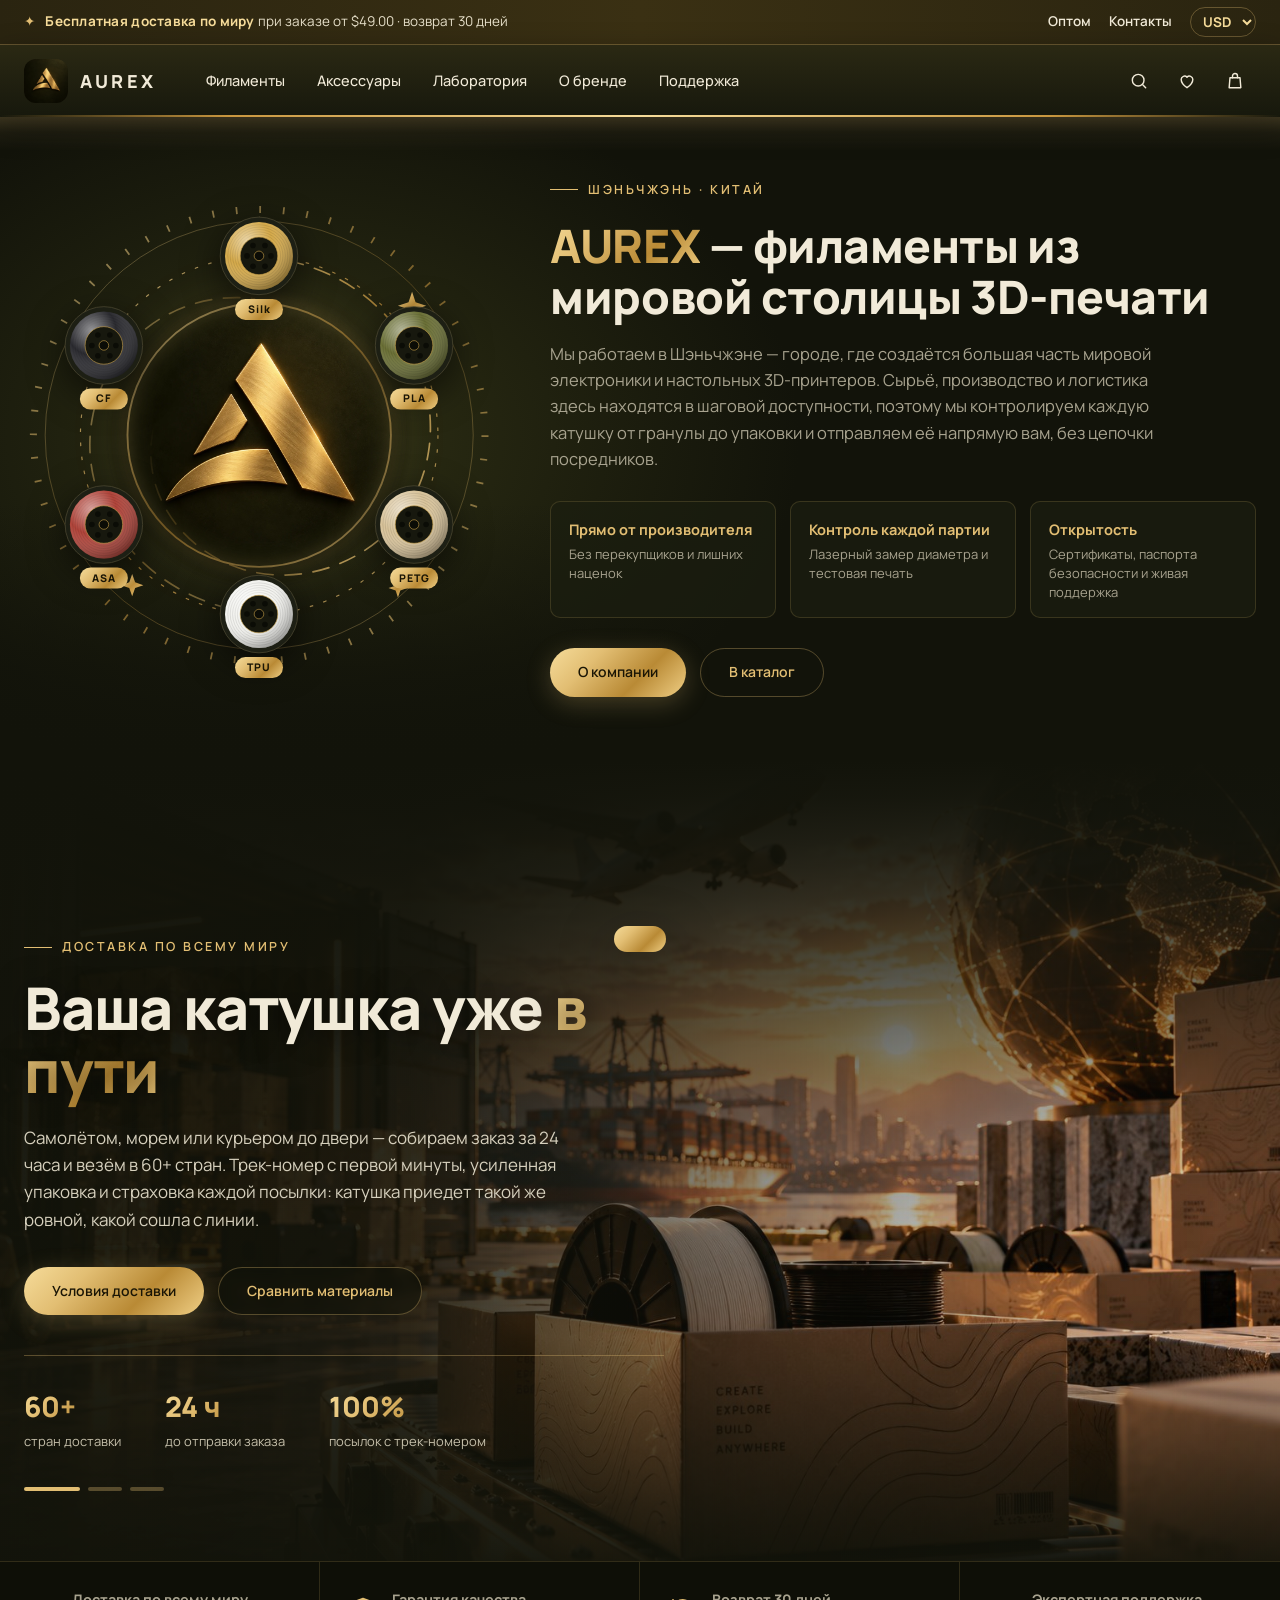
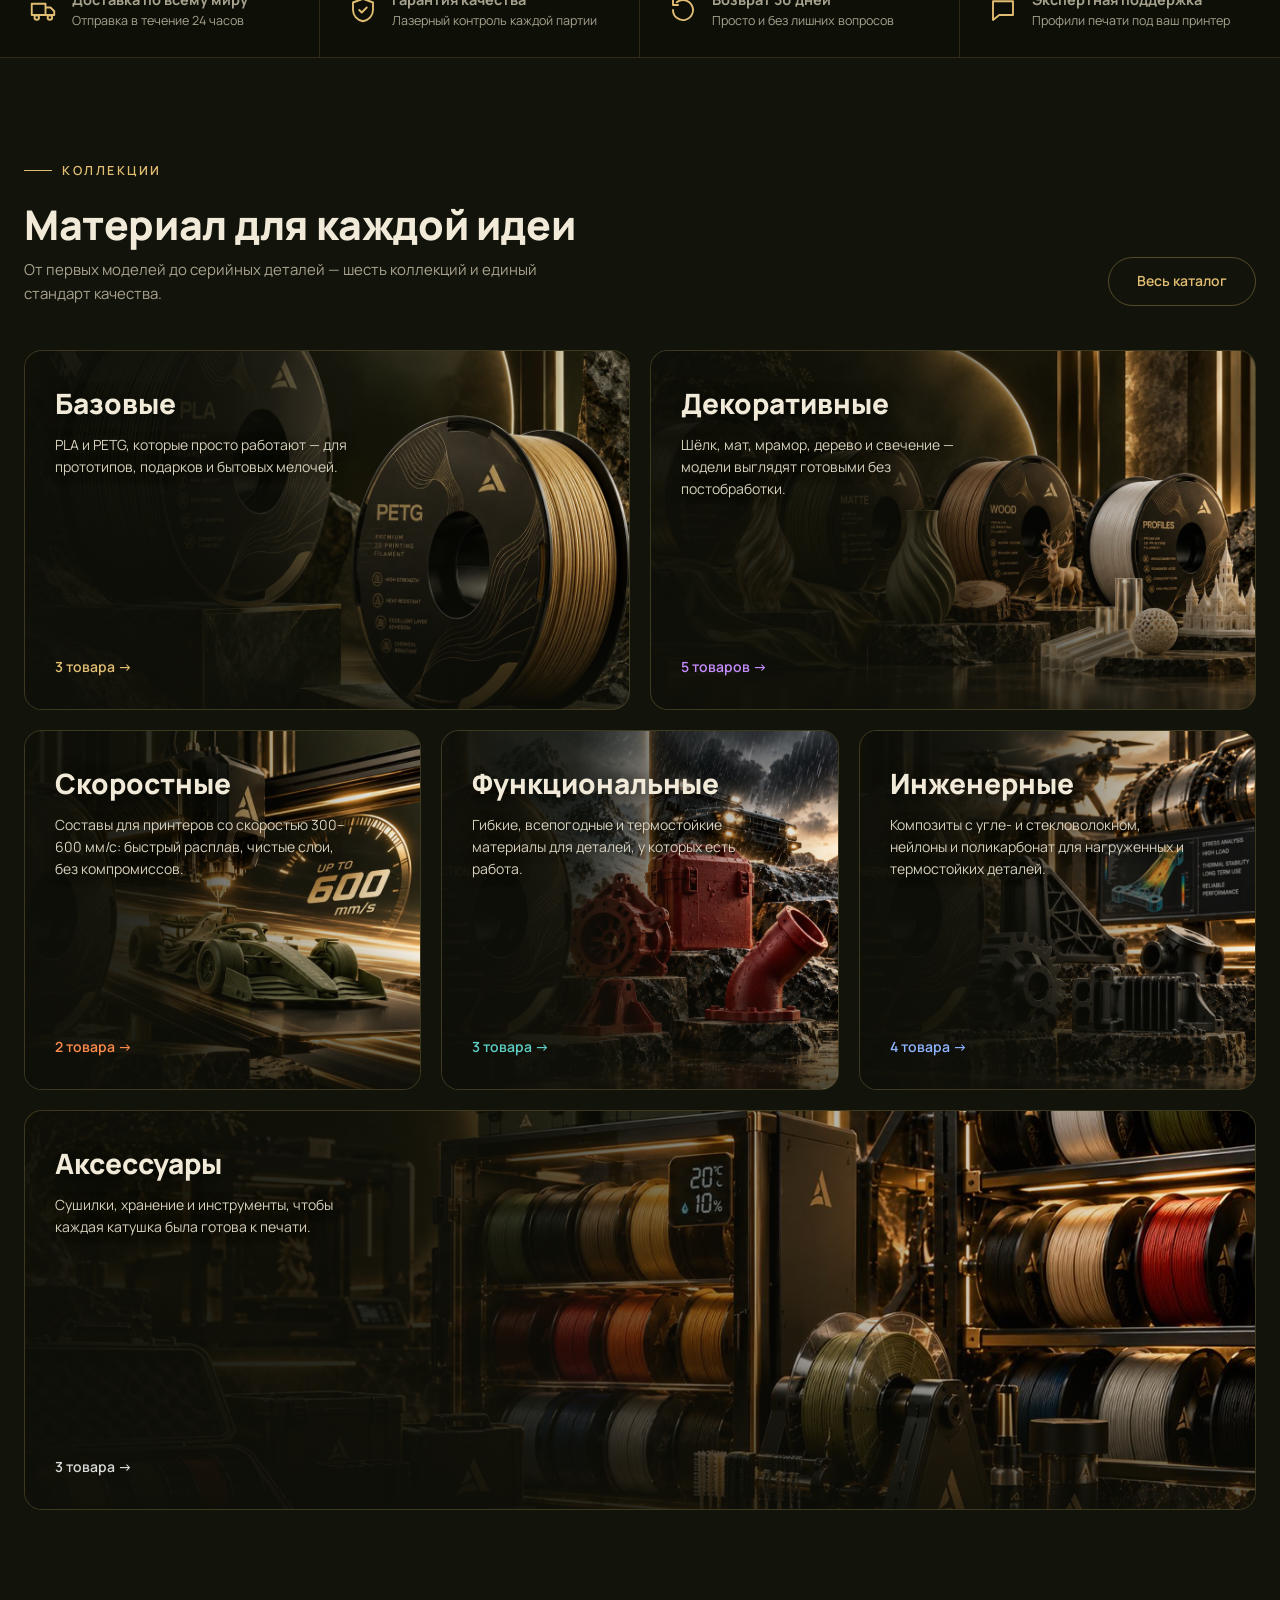
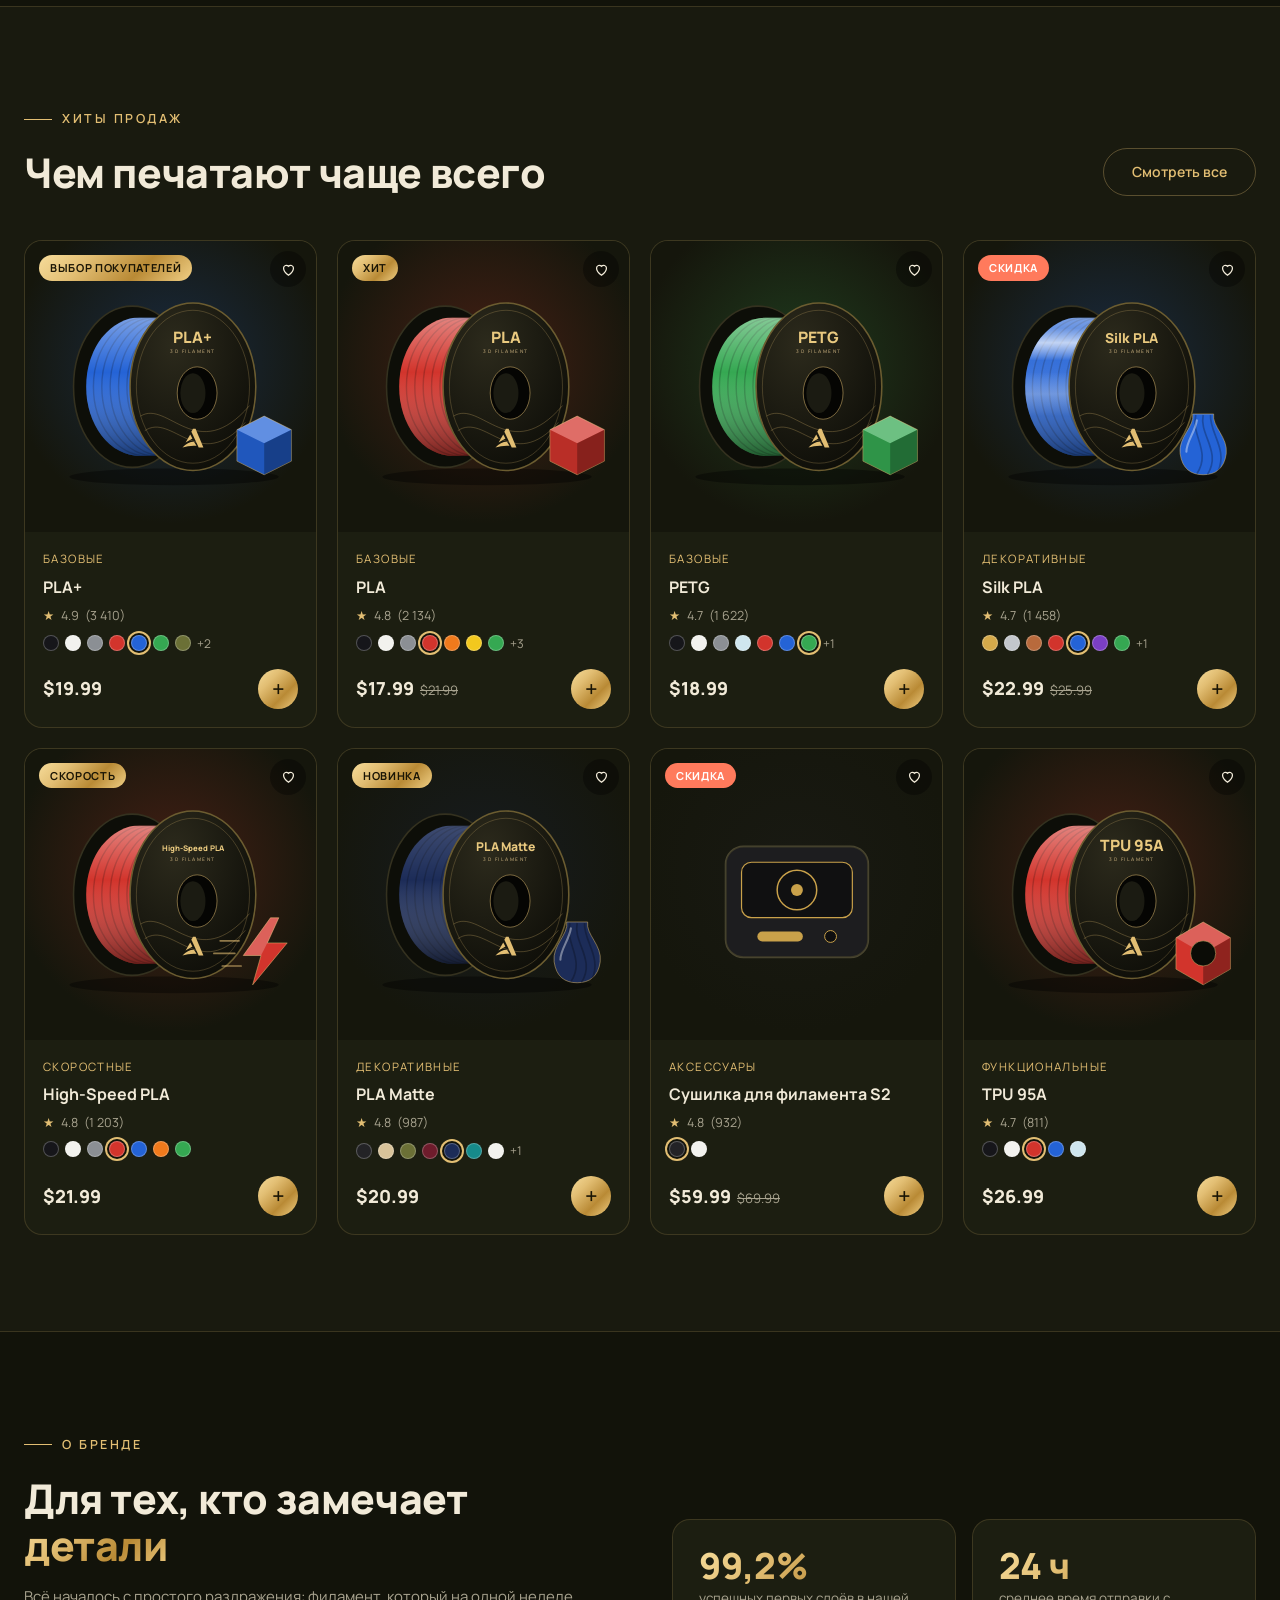
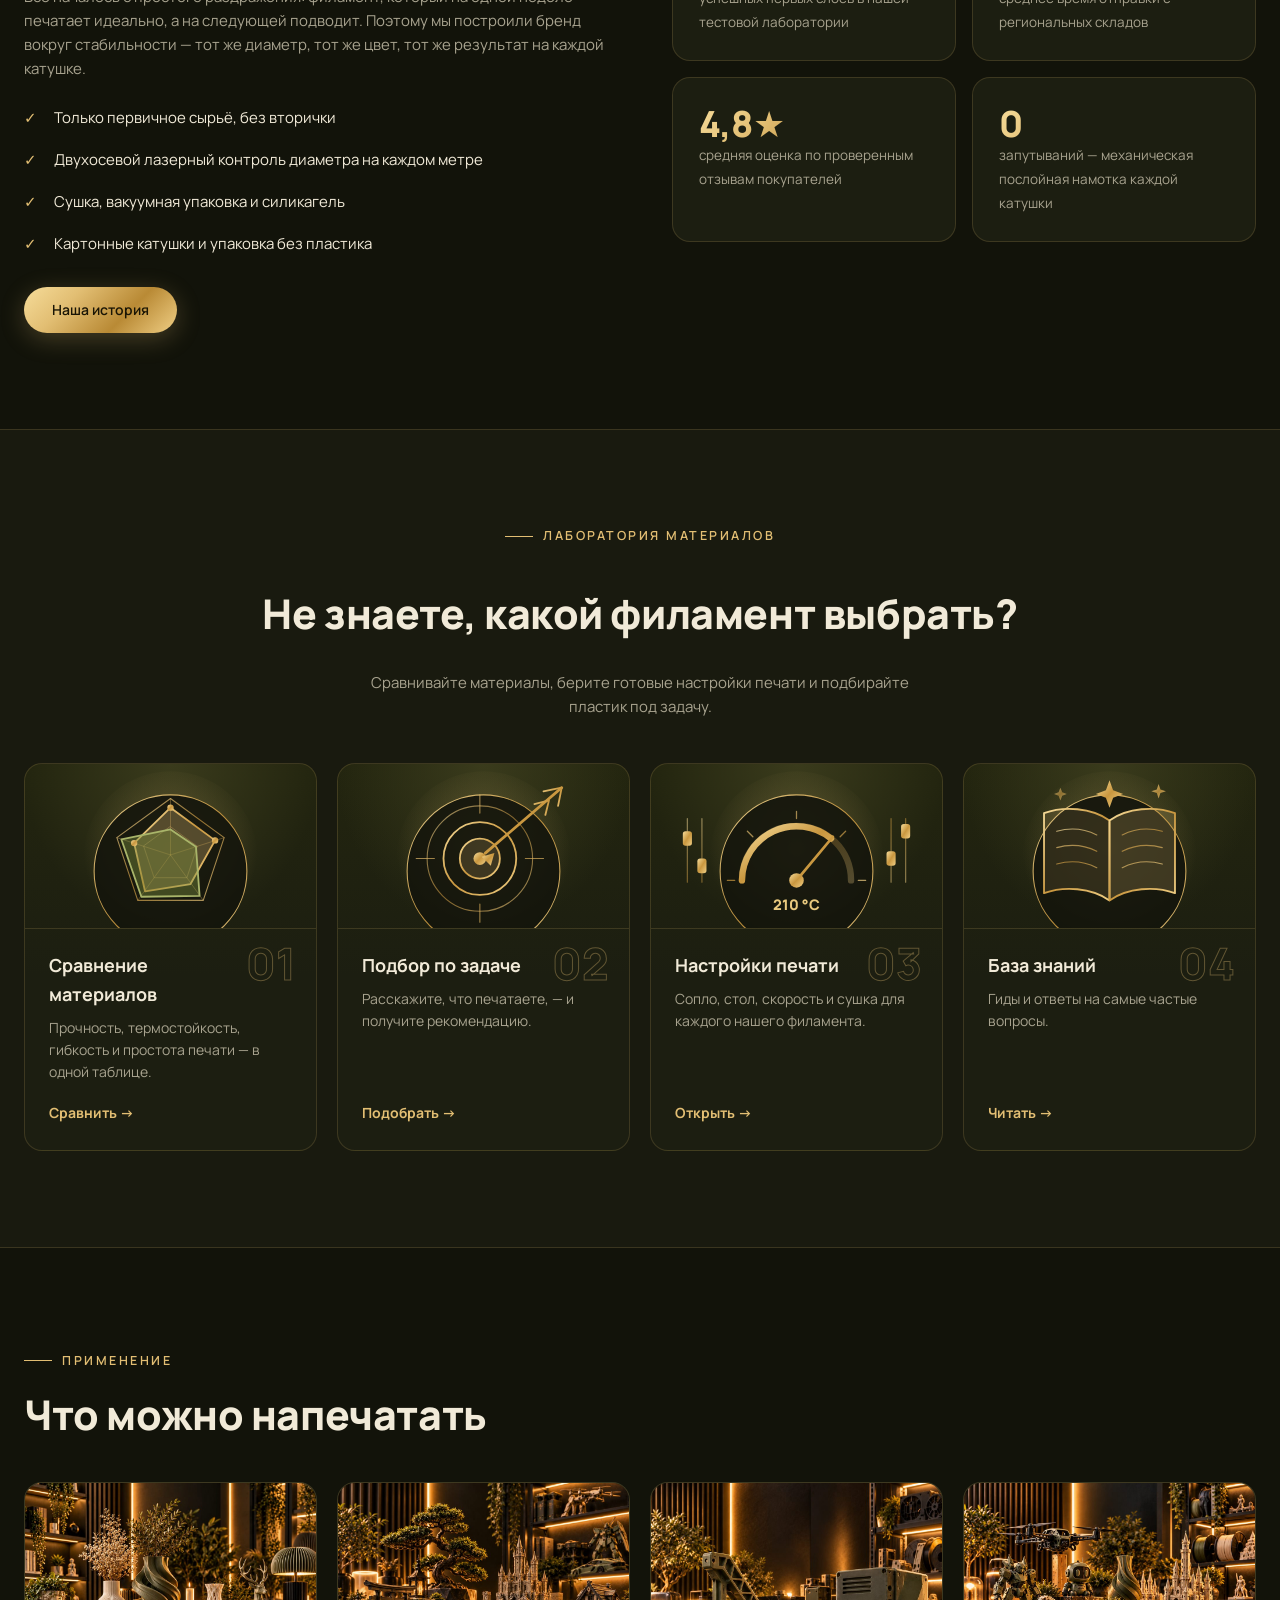
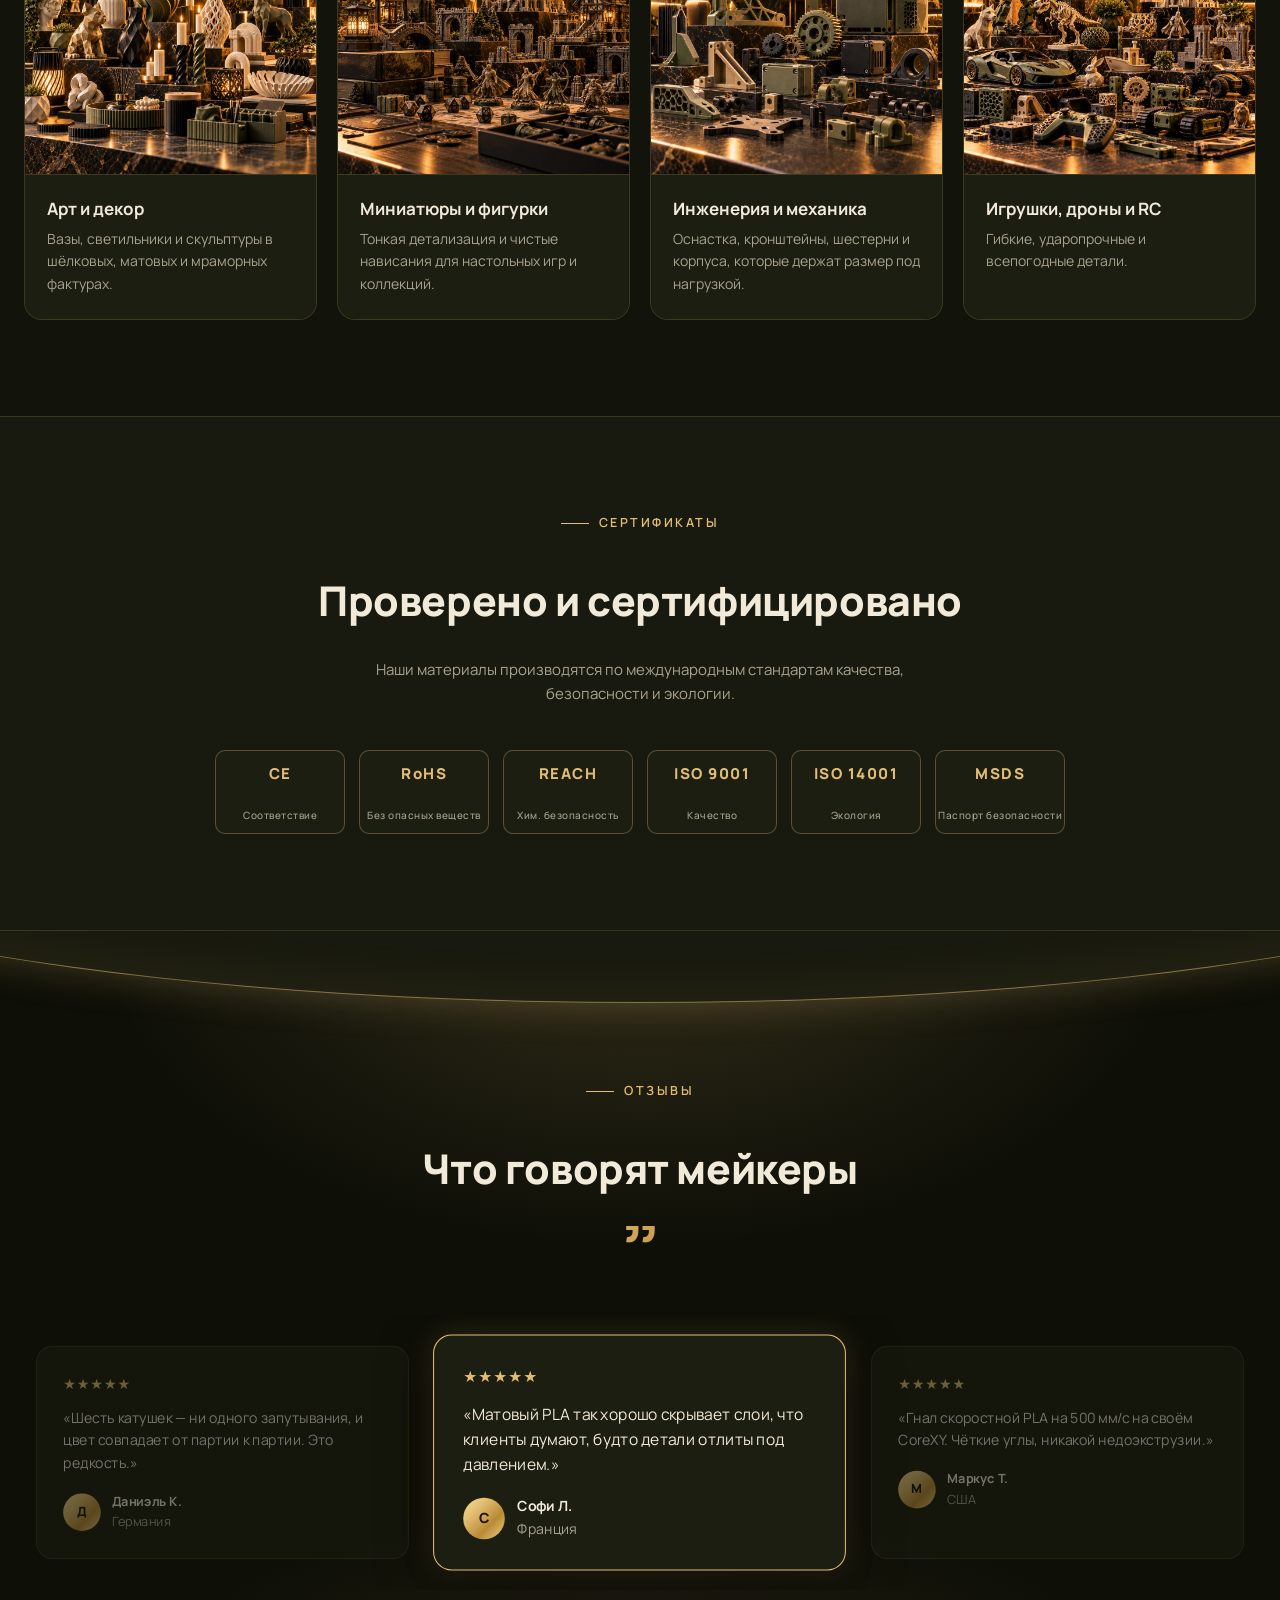
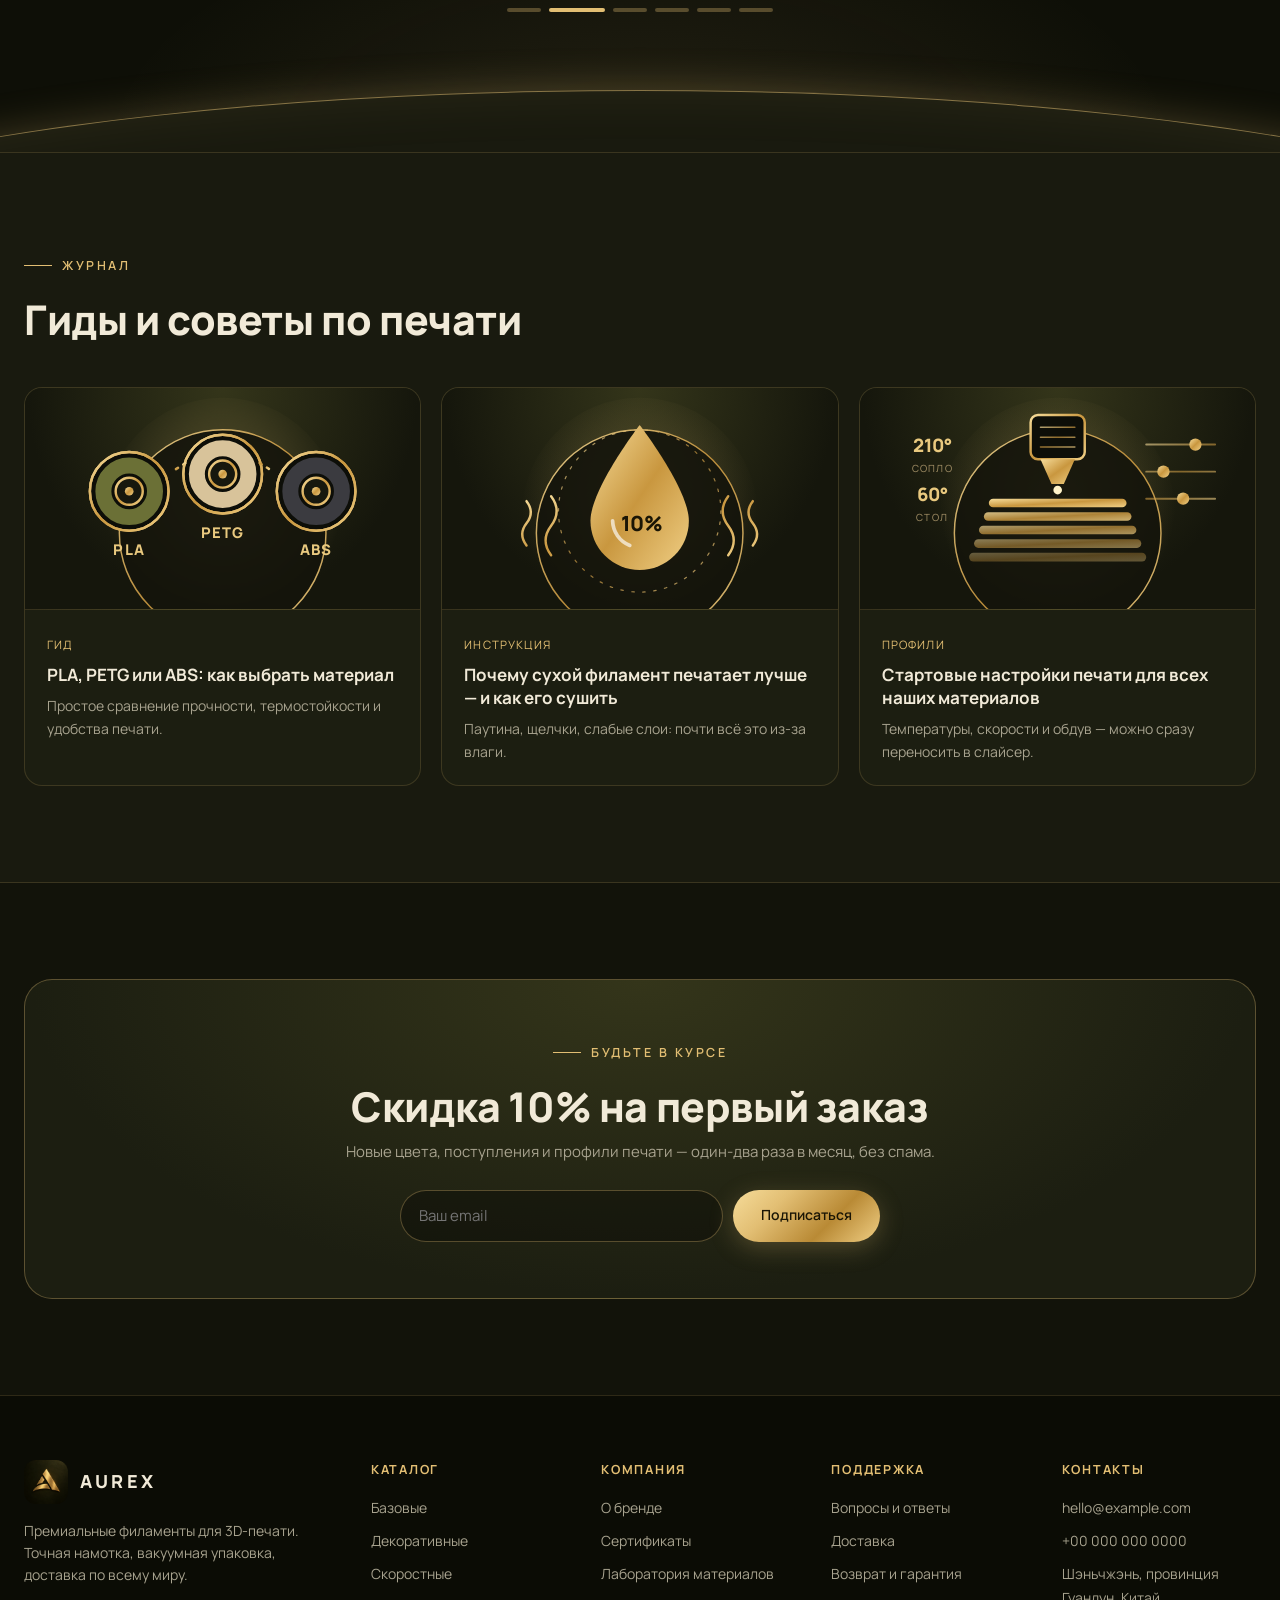
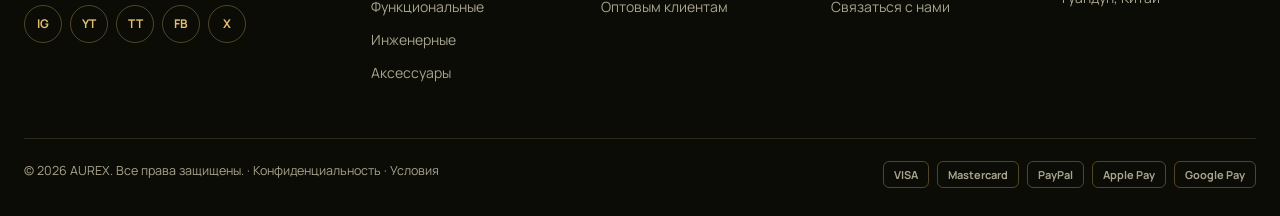
<file: index.html>
<!DOCTYPE html>
<html lang="ru">
<head>
  <meta charset="UTF-8">
  <meta name="viewport" content="width=device-width, initial-scale=1">
  <title>AUREX — премиальные филаменты для 3D-печати</title>
  <meta name="description" content="Премиальные филаменты PLA, PETG, TPU и композиты с углеволокном. Жёсткие допуски и доставка по всему миру.">
  <link rel="icon" href="assets/logo-128.png">
  <link rel="preconnect" href="https://fonts.googleapis.com">
  <link href="https://fonts.googleapis.com/css2?family=Manrope:wght@400;500;600;700;800&display=swap" rel="stylesheet">
  <link rel="stylesheet" href="css/style.css">
</head>
<body data-page="home">
  <div id="header"></div>

  <main>
    <!-- Первый экран -->
    <section class="intro">
      <div class="wrap">
        <div class="hero-visual rich">
          <svg class="orbit-svg" viewBox="0 0 400 400" aria-hidden="true">
            <defs><linearGradient id="og" x1="0" y1="0" x2="1" y2="1"><stop offset="0" stop-color="#f6dc9a"/><stop offset=".5" stop-color="#c9973f"/><stop offset="1" stop-color="#f0cf85"/></linearGradient></defs>
            <g fill="none" stroke="url(#og)">
              <circle class="ring-ticks" cx="200" cy="200" r="192" stroke-width="6" stroke-dasharray="1.5 18.600" opacity=".55"/>
              <circle cx="200" cy="200" r="182" stroke-width=".6" opacity=".4"/>
              <circle class="ring-dash" cx="200" cy="200" r="152" stroke-width="1" stroke-dasharray="3 9" opacity=".7"/>
              <circle class="ring-glow" cx="200" cy="200" r="112" stroke-width="1.6"/>
              <path class="thread" d="M200 48C300 56 356 138 344 214C332 292 252 334 186 314C128 296 96 240 112 188"/>
              <path class="thread t2" d="M200 352C104 342 44 262 58 186C70 118 132 76 196 84"/>
            </g>
            <g fill="url(#og)" class="sparks">
              <path d="M330 78l3 9 9 3-9 3-3 9-3-9-9-3 9-3Z"/><path d="M62 118l2 6 6 2-6 2-2 6-2-6-6-2 6-2Z"/><path d="M92 318l2.500 7 7 2.500-7 2.500-2.500 7-2.500-7-7-2.500 7-2.500Z"/><path d="M318 322l2 6 6 2-6 2-2 6-2-6-6-2 6-2Z"/><path d="M200 14l2 5 5 2-5 2-2 5-2-5-5-2 5-2Z"/>
            </g>
          </svg>
          <img class="logo-big" src="assets/logo-512.png" alt="Логотип AUREX">
          <div class="orbit" id="introSpools"></div>
        </div>
        <div>
          <span class="eyebrow">Шэньчжэнь · Китай</span>
          <h2 class="intro-title"><span class="gold-text" data-brand>AUREX</span> — филаменты из мировой столицы 3D-печати</h2>
          <p class="lead">Мы работаем в Шэньчжэне — городе, где создаётся большая часть мировой электроники и настольных 3D-принтеров. Сырьё, производство и логистика здесь находятся в шаговой доступности, поэтому мы контролируем каждую катушку от гранулы до упаковки и отправляем её напрямую вам, без цепочки посредников.</p>
          <div class="intro-points">
            <div><b>Прямо от производителя</b><span>Без перекупщиков и лишних наценок</span></div>
            <div><b>Контроль каждой партии</b><span>Лазерный замер диаметра и тестовая печать</span></div>
            <div><b>Открытость</b><span>Сертификаты, паспорта безопасности и живая поддержка</span></div>
          </div>
          <div class="hero-cta">
            <a class="btn btn-gold" href="about.html">О компании</a>
            <a class="btn btn-ghost" href="shop.html">В каталог</a>
          </div>
        </div>
      </div>
    </section>

    <section class="hero hero-photo">
      <div class="hero-bg" id="heroBg"></div>
      <div class="wrap">
        <div>
          <div class="hero-copy" id="heroCopy"></div>
          <div class="hero-dots" id="heroDots"></div>
        </div>
      </div>
    </section>

    <!-- Преимущества -->
    <div class="usp">
      <div><svg viewBox="0 0 24 24"><path d="M3 7h11v9H3zM14 10h4l3 3v3h-7z"/><circle cx="7" cy="18" r="1.8"/><circle cx="17.5" cy="18" r="1.8"/></svg><span><b>Доставка по всему миру</b><span>Отправка в течение 24 часов</span></span></div>
      <div><svg viewBox="0 0 24 24"><path d="M12 3l8 3v6c0 4.5-3.4 8-8 9-4.6-1-8-4.5-8-9V6z"/><path d="m9 12 2 2 4-4"/></svg><span><b>Гарантия качества</b><span>Лазерный контроль каждой партии</span></span></div>
      <div><svg viewBox="0 0 24 24"><path d="M4 12a8 8 0 1 0 3-6.2"/><path d="M4 4v4h4"/></svg><span><b>Возврат 30 дней</b><span>Просто и без лишних вопросов</span></span></div>
      <div><svg viewBox="0 0 24 24"><path d="M4 5h16v11H9l-5 4z"/></svg><span><b>Экспертная поддержка</b><span>Профили печати под ваш принтер</span></span></div>
    </div>

    <!-- Коллекции -->
    <section class="section">
      <div class="wrap">
        <div class="section-head reveal">
          <div><span class="eyebrow">Коллекции</span><h2>Материал для каждой идеи</h2>
            <p>От первых моделей до серийных деталей — шесть коллекций и единый стандарт качества.</p></div>
          <a class="btn btn-ghost" href="shop.html">Весь каталог</a>
        </div>
        <div class="cats reveal" id="cats"></div>
      </div>
    </section>

    <!-- Хиты продаж -->
    <section class="section alt">
      <div class="wrap">
        <div class="section-head reveal">
          <div><span class="eyebrow">Хиты продаж</span><h2>Чем печатают чаще всего</h2></div>
          <a class="btn btn-ghost" href="shop.html">Смотреть все</a>
        </div>
        <div class="grid reveal" id="bestsellers"></div>
      </div>
    </section>

    <!-- О бренде -->
    <section class="section">
      <div class="wrap split">
        <div class="reveal">
          <span class="eyebrow">О бренде</span>
          <h2 class="h2">Для тех, кто замечает <span class="gold-text">детали</span></h2>
          <p>Всё началось с простого раздражения: филамент, который на одной неделе печатает идеально, а на следующей подводит. Поэтому мы построили бренд вокруг стабильности — тот же диаметр, тот же цвет, тот же результат на каждой катушке.</p>
          <ul class="ticks">
            <li>Только первичное сырьё, без вторички</li>
            <li>Двухосевой лазерный контроль диаметра на каждом метре</li>
            <li>Сушка, вакуумная упаковка и силикагель</li>
            <li>Картонные катушки и упаковка без пластика</li>
          </ul>
          <a class="btn btn-gold" href="about.html" style="margin-top:22px">Наша история</a>
        </div>
        <div class="kpis reveal">
          <div class="kpi"><b class="gold-text">99,2%</b><span>успешных первых слоёв в нашей тестовой лаборатории</span></div>
          <div class="kpi"><b class="gold-text">24 ч</b><span>среднее время отправки с региональных складов</span></div>
          <div class="kpi"><b class="gold-text">4,8★</b><span>средняя оценка по проверенным отзывам покупателей</span></div>
          <div class="kpi"><b class="gold-text">0</b><span>запутываний — механическая послойная намотка каждой катушки</span></div>
        </div>
      </div>
    </section>

    <!-- Лаборатория материалов -->
    <section class="section alt">
      <div class="wrap">
        <div class="section-head center reveal">
          <span class="eyebrow">Лаборатория материалов</span>
          <h2>Не знаете, какой филамент выбрать?</h2>
          <p>Сравнивайте материалы, берите готовые настройки печати и подбирайте пластик под задачу.</p>
        </div>
        <div class="tiles lab reveal">
          <a class="tile lab-card" href="compare.html#settings"><div class="lab-art" data-art="compare"></div><div class="lab-body"><span class="lab-num">01</span><h3>Сравнение материалов</h3><p>Прочность, термостойкость, гибкость и простота печати — в одной таблице.</p><span class="lab-go">Сравнить →</span></div></a>
          <a class="tile lab-card" href="compare.html#finder"><div class="lab-art" data-art="finder"></div><div class="lab-body"><span class="lab-num">02</span><h3>Подбор по задаче</h3><p>Расскажите, что печатаете, — и получите рекомендацию.</p><span class="lab-go">Подобрать →</span></div></a>
          <a class="tile lab-card" href="compare.html#settings"><div class="lab-art" data-art="settings"></div><div class="lab-body"><span class="lab-num">03</span><h3>Настройки печати</h3><p>Сопло, стол, скорость и сушка для каждого нашего филамента.</p><span class="lab-go">Открыть →</span></div></a>
          <a class="tile lab-card" href="support.html#faq"><div class="lab-art" data-art="knowledge"></div><div class="lab-body"><span class="lab-num">04</span><h3>База знаний</h3><p>Гиды и ответы на самые частые вопросы.</p><span class="lab-go">Читать →</span></div></a>
        </div>
      </div>
    </section>

    <!-- Применение -->
    <section class="section">
      <div class="wrap">
        <div class="section-head reveal"><div><span class="eyebrow">Применение</span><h2>Что можно напечатать</h2></div></div>
        <div class="tiles reveal">
          <a class="tile use" href="shop.html?cat=aesthetic"><img src="assets/use-decor.jpg" alt="Напечатанные вазы, светильники и декор" loading="lazy"><div><h3>Арт и декор</h3><p>Вазы, светильники и скульптуры в шёлковых, матовых и мраморных фактурах.</p></div></a>
          <a class="tile use" href="shop.html?cat=general"><img src="assets/use-mini.jpg" alt="Напечатанные миниатюры: замок, фигурки героев, игровые кубики" loading="lazy"><div><h3>Миниатюры и фигурки</h3><p>Тонкая детализация и чистые нависания для настольных игр и коллекций.</p></div></a>
          <a class="tile use" href="shop.html?cat=engineering"><img src="assets/use-eng.jpg" alt="Напечатанные кронштейны, шестерни и корпуса" loading="lazy"><div><h3>Инженерия и механика</h3><p>Оснастка, кронштейны, шестерни и корпуса, которые держат размер под нагрузкой.</p></div></a>
          <a class="tile use" href="shop.html?cat=functional"><img src="assets/use-toys.jpg" alt="Напечатанные игрушки, дрон и радиоуправляемые модели" loading="lazy"><div><h3>Игрушки, дроны и RC</h3><p>Гибкие, ударопрочные и всепогодные детали.</p></div></a>
        </div>
      </div>
    </section>

    <!-- Сертификаты -->
    <section class="section alt">
      <div class="wrap">
        <div class="section-head center reveal">
          <span class="eyebrow">Сертификаты</span>
          <h2>Проверено и сертифицировано</h2>
          <p>Наши материалы производятся по международным стандартам качества, безопасности и экологии.</p>
        </div>
        <div class="certs reveal">
          <div class="cert">CE<small>Соответствие</small></div><div class="cert">RoHS<small>Без опасных веществ</small></div>
          <div class="cert">REACH<small>Хим. безопасность</small></div><div class="cert">ISO 9001<small>Качество</small></div>
          <div class="cert">ISO 14001<small>Экология</small></div><div class="cert">MSDS<small>Паспорт безопасности</small></div>
        </div>
      </div>
    </section>

    <!-- Отзывы -->
    <section class="section reviews-sec">
      <div class="wrap">
        <div class="section-head center reveal"><span class="eyebrow">Отзывы</span><h2>Что говорят мейкеры</h2></div>
        <div class="rev-view reveal"><div class="rev-track" id="reviews"></div></div>
        <div class="hero-dots rev-dots" id="revDots"></div>
      </div>
    </section>

    <!-- Блог -->
    <section class="section alt">
      <div class="wrap">
        <div class="section-head reveal"><div><span class="eyebrow">Журнал</span><h2>Гиды и советы по печати</h2></div></div>
        <div class="tiles three reveal" id="posts"></div>
      </div>
    </section>

    <!-- Рассылка -->
    <section class="section">
      <div class="wrap">
        <div class="newsletter reveal">
          <span class="eyebrow">Будьте в курсе</span>
          <h2 class="h2">Скидка 10% на первый заказ</h2>
          <p class="muted" style="margin-top:10px">Новые цвета, поступления и профили печати — один-два раза в месяц, без спама.</p>
          <form data-demo="Спасибо за подписку!"><input type="email" required placeholder="Ваш email"><button class="btn btn-gold">Подписаться</button></form>
        </div>
      </div>
    </section>
  </main>

  <div id="footer"></div>
  <script src="js/data.js"></script>
  <script src="js/app.js"></script>
</body>
</html>
</file>
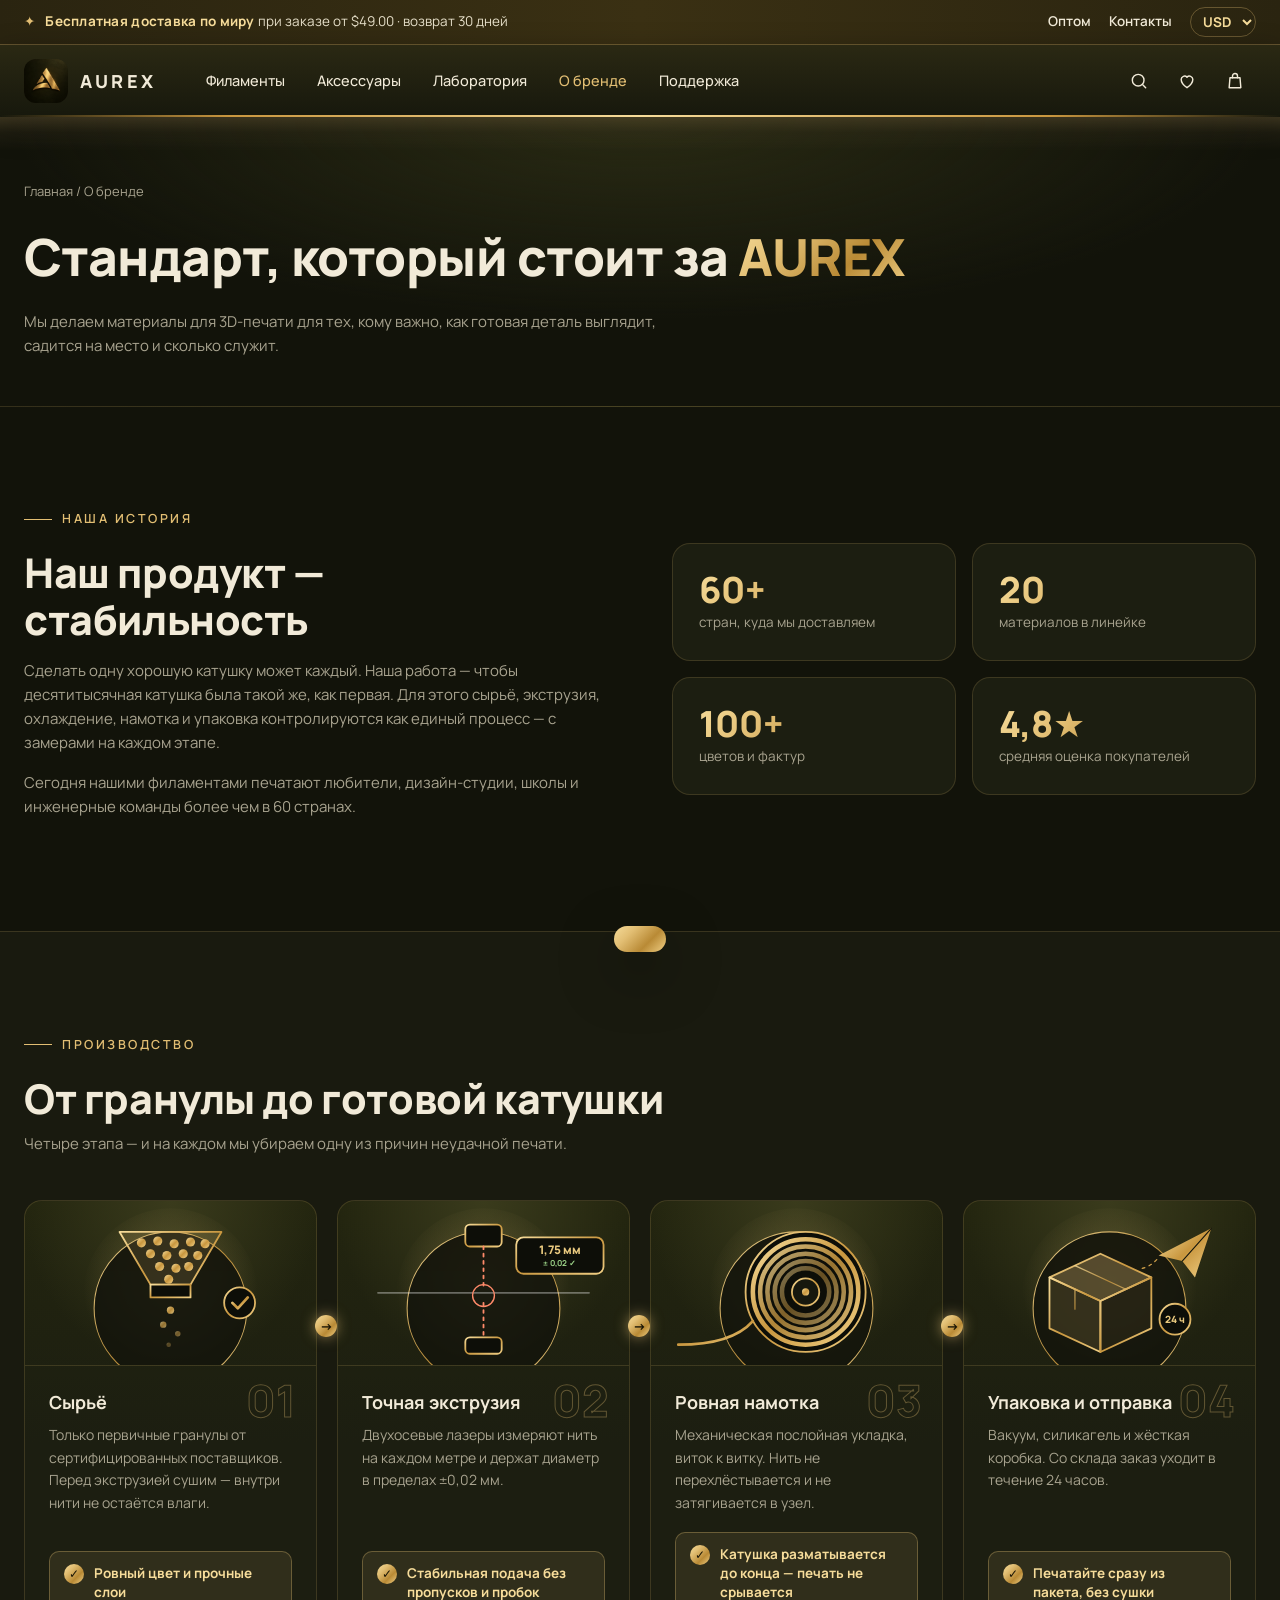
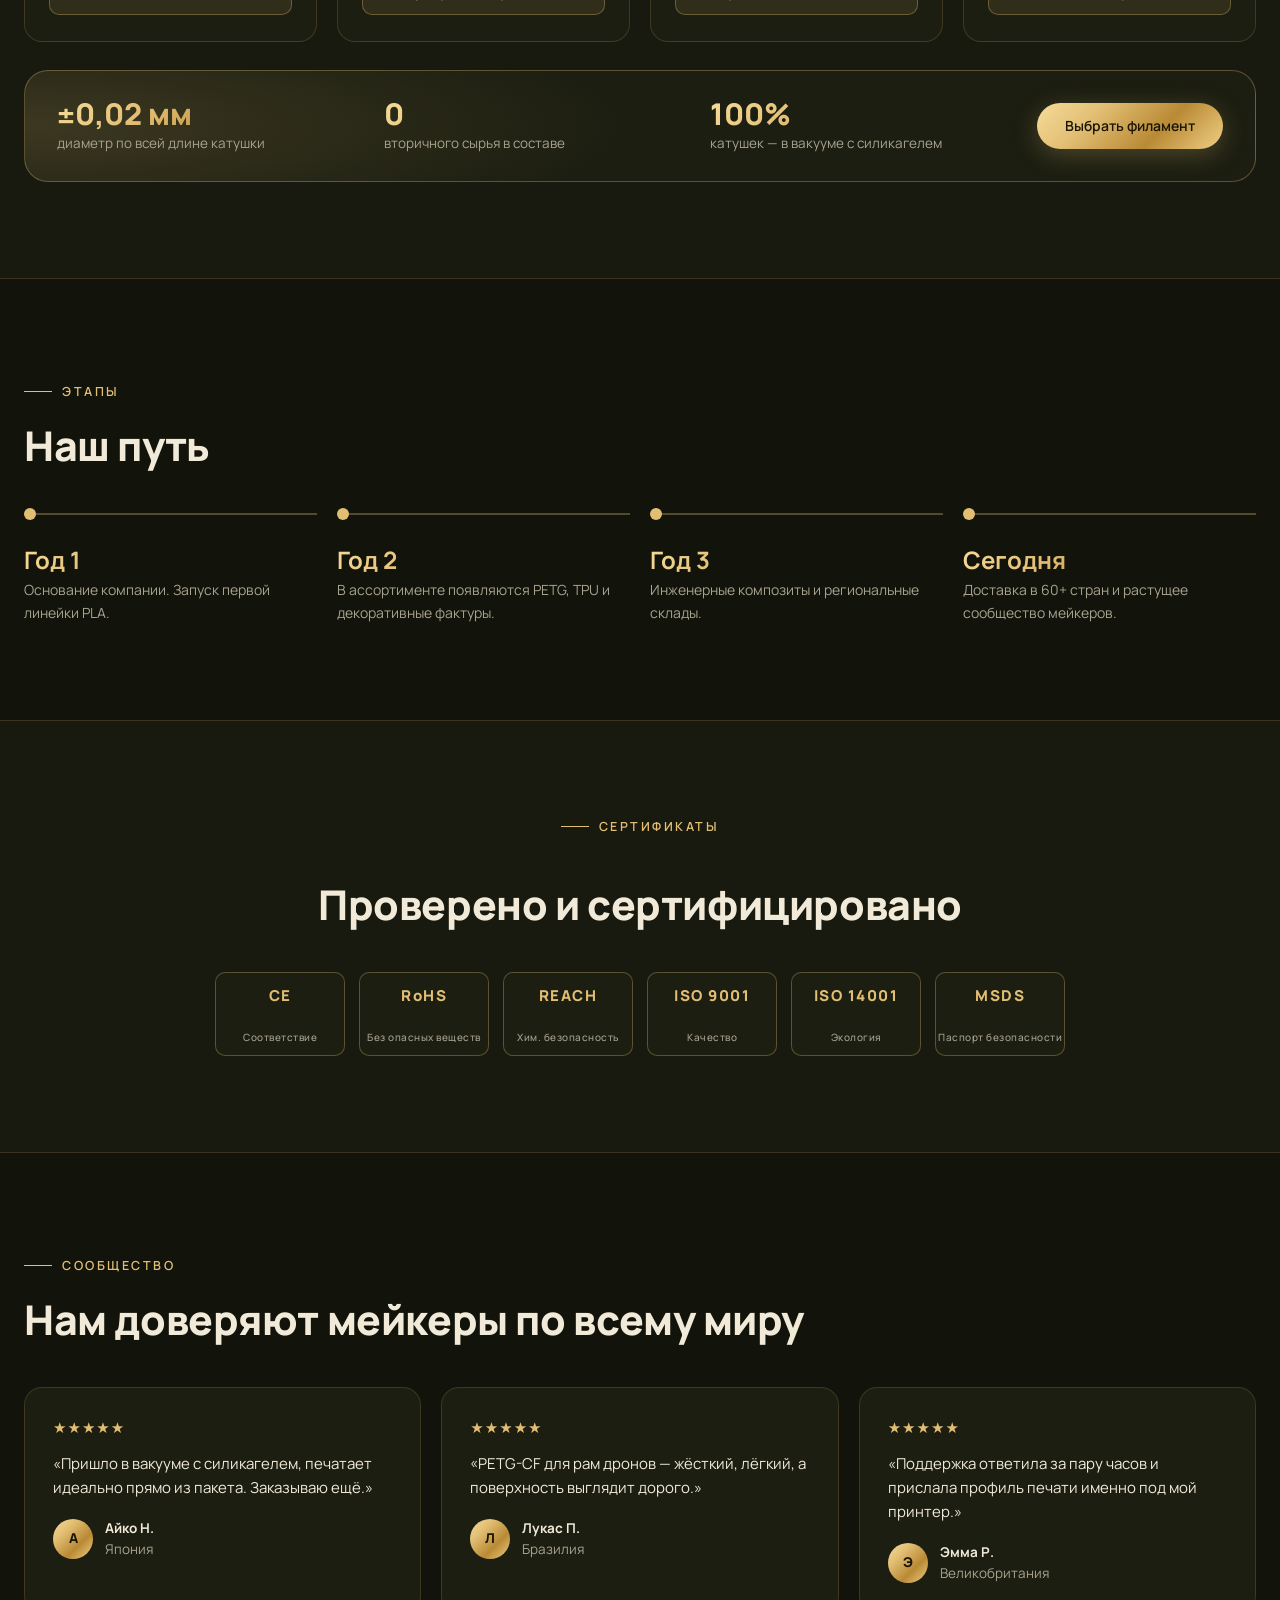
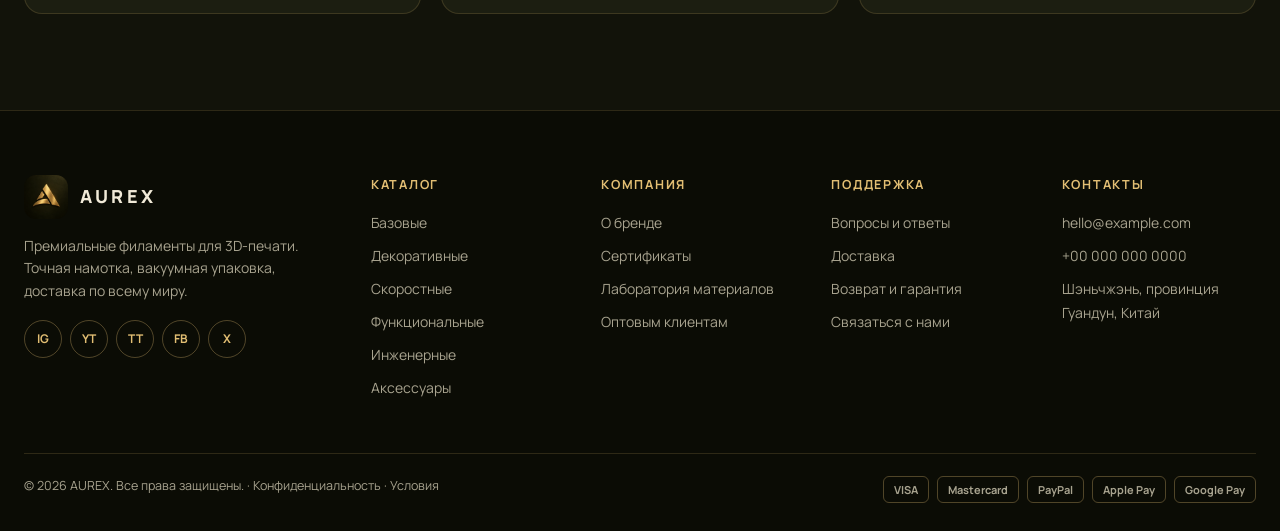
<file: about.html>
<!DOCTYPE html>
<html lang="ru">
<head>
  <meta charset="UTF-8">
  <meta name="viewport" content="width=device-width, initial-scale=1">
  <title>О бренде — AUREX</title>
  <link rel="icon" href="assets/logo-128.png">
  <link rel="preconnect" href="https://fonts.googleapis.com">
  <link href="https://fonts.googleapis.com/css2?family=Manrope:wght@400;500;600;700;800&display=swap" rel="stylesheet">
  <link rel="stylesheet" href="css/style.css">
</head>
<body data-page="about">
  <div id="header"></div>
  <main>
    <section class="page-hero">
      <div class="wrap">
        <div class="crumbs"><a href="index.html">Главная</a> / О бренде</div>
        <h1>Стандарт, который стоит за <span class="gold-text" data-brand>AUREX</span></h1>
        <p>Мы делаем материалы для 3D-печати для тех, кому важно, как готовая деталь выглядит, садится на место и сколько служит.</p>
      </div>
    </section>

    <section class="section">
      <div class="wrap split">
        <div class="reveal">
          <span class="eyebrow">Наша история</span>
          <h2 class="h2">Наш продукт — стабильность</h2>
          <p>Сделать одну хорошую катушку может каждый. Наша работа — чтобы десятитысячная катушка была такой же, как первая. Для этого сырьё, экструзия, охлаждение, намотка и упаковка контролируются как единый процесс — с замерами на каждом этапе.</p>
          <p>Сегодня нашими филаментами печатают любители, дизайн-студии, школы и инженерные команды более чем в 60 странах.</p>
        </div>
        <div class="kpis reveal">
          <div class="kpi"><b class="gold-text">60+</b><span>стран, куда мы доставляем</span></div>
          <div class="kpi"><b class="gold-text">20</b><span>материалов в линейке</span></div>
          <div class="kpi"><b class="gold-text">100+</b><span>цветов и фактур</span></div>
          <div class="kpi"><b class="gold-text">4,8★</b><span>средняя оценка покупателей</span></div>
        </div>
      </div>
    </section>

    <section class="section alt">
      <div class="wrap">
        <div class="section-head reveal"><div><span class="eyebrow">Производство</span><h2>От гранулы до готовой катушки</h2>
          <p>Четыре этапа — и на каждом мы убираем одну из причин неудачной печати.</p></div></div>
        <div class="tiles lab steps reveal">
          <div class="tile lab-card step"><div class="lab-art" data-art="pellets"></div><div class="lab-body"><span class="lab-num">01</span><h3>Сырьё</h3>
            <p>Только первичные гранулы от сертифицированных поставщиков. Перед экструзией сушим — внутри нити не остаётся влаги.</p>
            <span class="step-win">Ровный цвет и прочные слои</span></div></div>
          <div class="tile lab-card step"><div class="lab-art" data-art="laser"></div><div class="lab-body"><span class="lab-num">02</span><h3>Точная экструзия</h3>
            <p>Двухосевые лазеры измеряют нить на каждом метре и держат диаметр в пределах ±0,02 мм.</p>
            <span class="step-win">Стабильная подача без пропусков и пробок</span></div></div>
          <div class="tile lab-card step"><div class="lab-art" data-art="winding"></div><div class="lab-body"><span class="lab-num">03</span><h3>Ровная намотка</h3>
            <p>Механическая послойная укладка, виток к витку. Нить не перехлёстывается и не затягивается в узел.</p>
            <span class="step-win">Катушка разматывается до конца — печать не срывается</span></div></div>
          <div class="tile lab-card step"><div class="lab-art" data-art="box"></div><div class="lab-body"><span class="lab-num">04</span><h3>Упаковка и отправка</h3>
            <p>Вакуум, силикагель и жёсткая коробка. Со склада заказ уходит в течение 24 часов.</p>
            <span class="step-win">Печатайте сразу из пакета, без сушки</span></div></div>
        </div>
        <div class="step-result reveal">
          <div><b class="gold-text">±0,02 мм</b><span>диаметр по всей длине катушки</span></div>
          <div><b class="gold-text">0</b><span>вторичного сырья в составе</span></div>
          <div><b class="gold-text">100%</b><span>катушек — в вакууме с силикагелем</span></div>
          <a class="btn btn-gold" href="shop.html">Выбрать филамент</a>
        </div>
      </div>
    </section>

    <section class="section">
      <div class="wrap">
        <div class="section-head reveal"><div><span class="eyebrow">Этапы</span><h2>Наш путь</h2></div></div>
        <div class="timeline reveal">
          <div><b class="gold-text">Год 1</b><p>Основание компании. Запуск первой линейки PLA.</p></div>
          <div><b class="gold-text">Год 2</b><p>В ассортименте появляются PETG, TPU и декоративные фактуры.</p></div>
          <div><b class="gold-text">Год 3</b><p>Инженерные композиты и региональные склады.</p></div>
          <div><b class="gold-text">Сегодня</b><p>Доставка в 60+ стран и растущее сообщество мейкеров.</p></div>
        </div>
      </div>
    </section>

    <section class="section alt" id="certs">
      <div class="wrap">
        <div class="section-head center reveal"><span class="eyebrow">Сертификаты</span><h2>Проверено и сертифицировано</h2></div>
        <div class="certs reveal">
          <div class="cert">CE<small>Соответствие</small></div><div class="cert">RoHS<small>Без опасных веществ</small></div>
          <div class="cert">REACH<small>Хим. безопасность</small></div><div class="cert">ISO 9001<small>Качество</small></div>
          <div class="cert">ISO 14001<small>Экология</small></div><div class="cert">MSDS<small>Паспорт безопасности</small></div>
        </div>
      </div>
    </section>

    <section class="section">
      <div class="wrap">
        <div class="section-head reveal"><div><span class="eyebrow">Сообщество</span><h2>Нам доверяют мейкеры по всему миру</h2></div></div>
        <div class="tiles three reveal" id="aboutReviews"></div>
      </div>
    </section>
  </main>
  <div id="footer"></div>
  <script src="js/data.js"></script>
  <script src="js/app.js"></script>
</body>
</html>
</file>
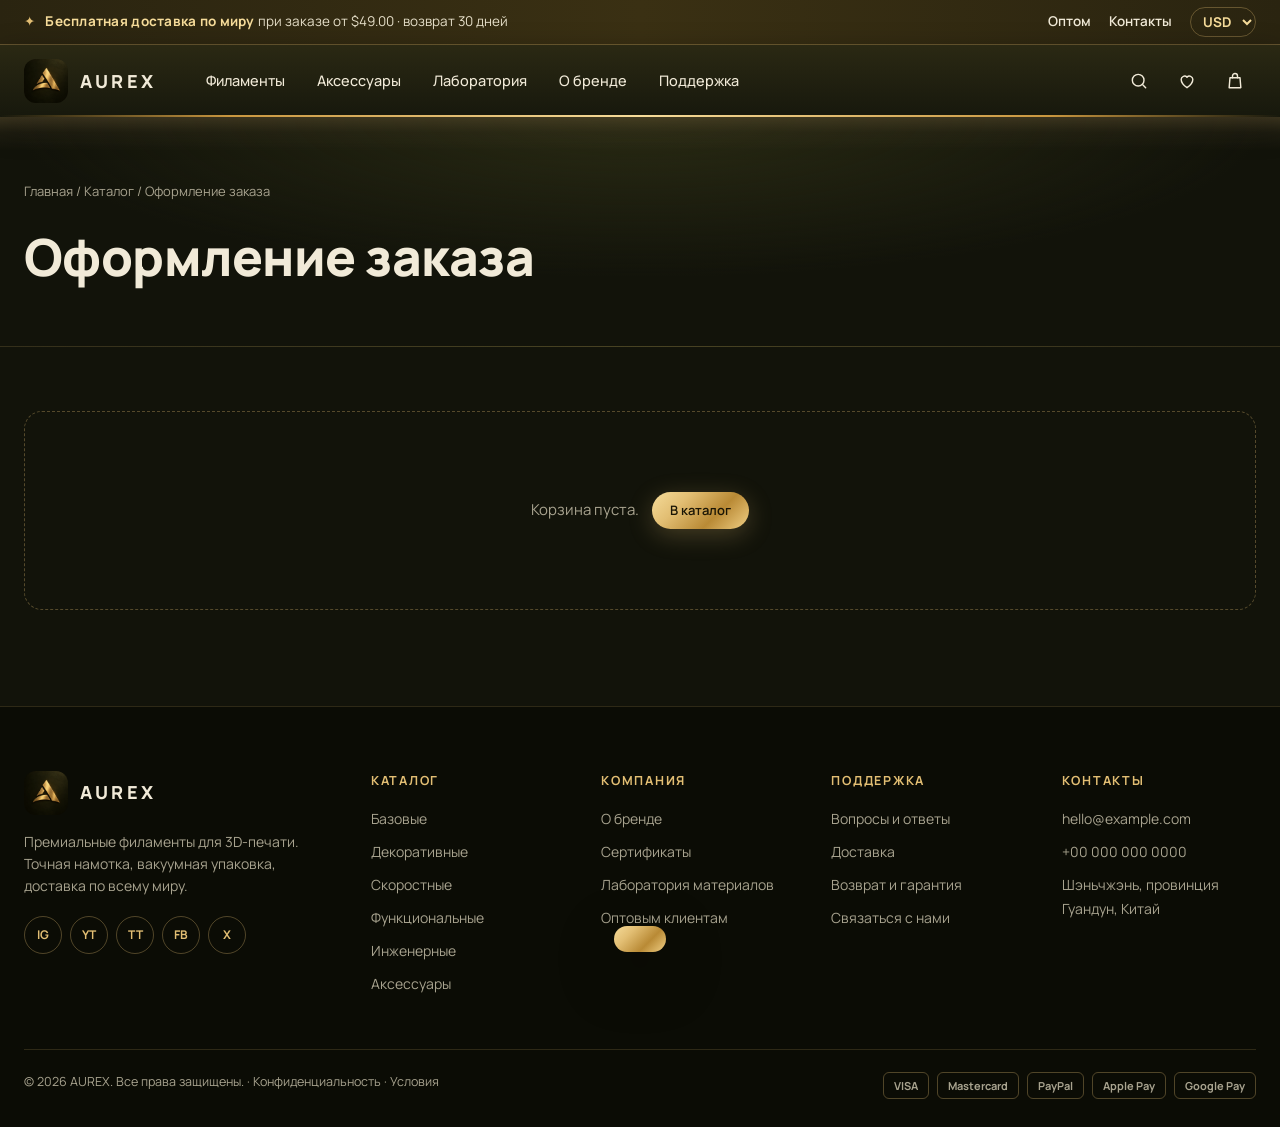
<file: cart.html>
<!DOCTYPE html>
<html lang="ru">
<head>
  <meta charset="UTF-8">
  <meta name="viewport" content="width=device-width, initial-scale=1">
  <title>Оформление заказа — AUREX</title>
  <link rel="icon" href="assets/logo-128.png">
  <link rel="preconnect" href="https://fonts.googleapis.com">
  <link href="https://fonts.googleapis.com/css2?family=Manrope:wght@400;500;600;700;800&display=swap" rel="stylesheet">
  <link rel="stylesheet" href="css/style.css">
</head>
<body data-page="cart">
  <div id="header"></div>
  <main>
    <section class="page-hero">
      <div class="wrap">
        <div class="crumbs"><a href="index.html">Главная</a> / <a href="shop.html">Каталог</a> / Оформление заказа</div>
        <h1>Оформление заказа</h1>
      </div>
    </section>
    <div class="wrap" id="checkoutRoot"></div>
  </main>
  <div id="footer"></div>
  <script src="js/data.js"></script>
  <script src="js/app.js"></script>
</body>
</html>
</file>
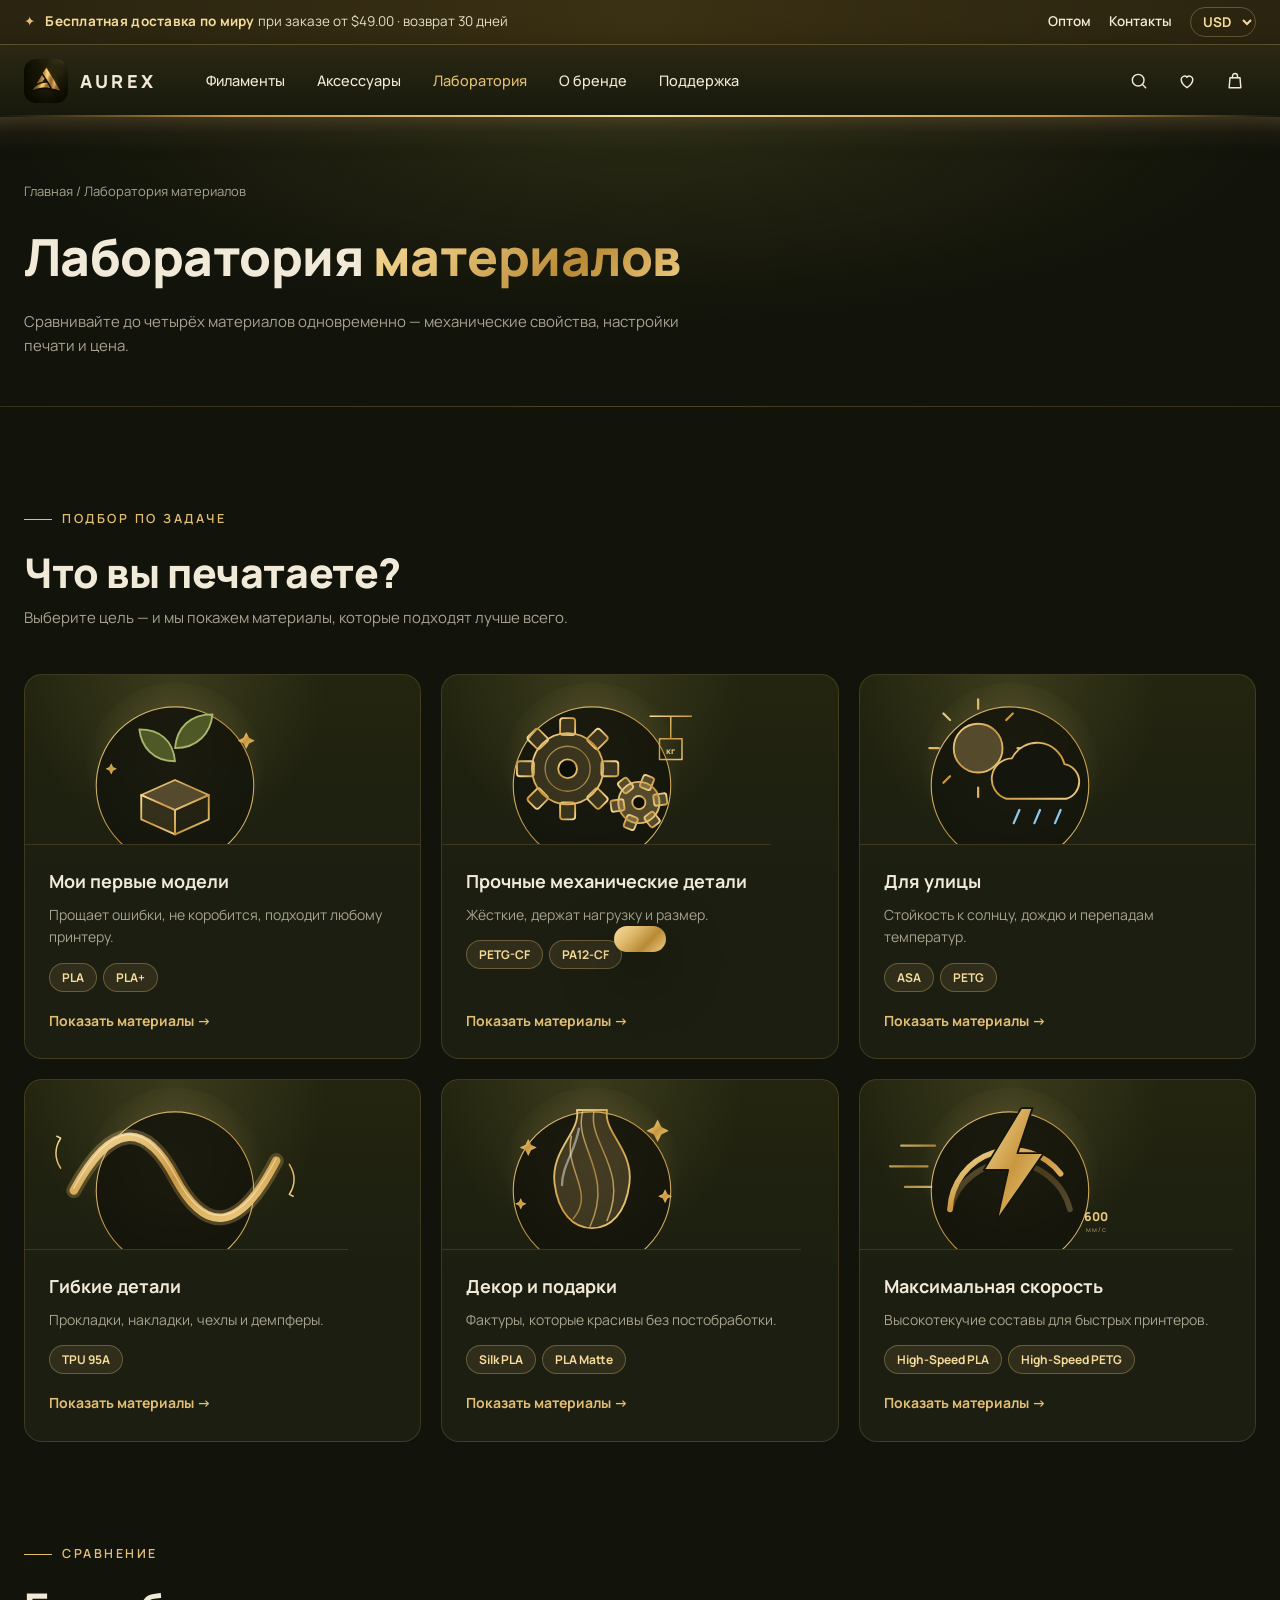
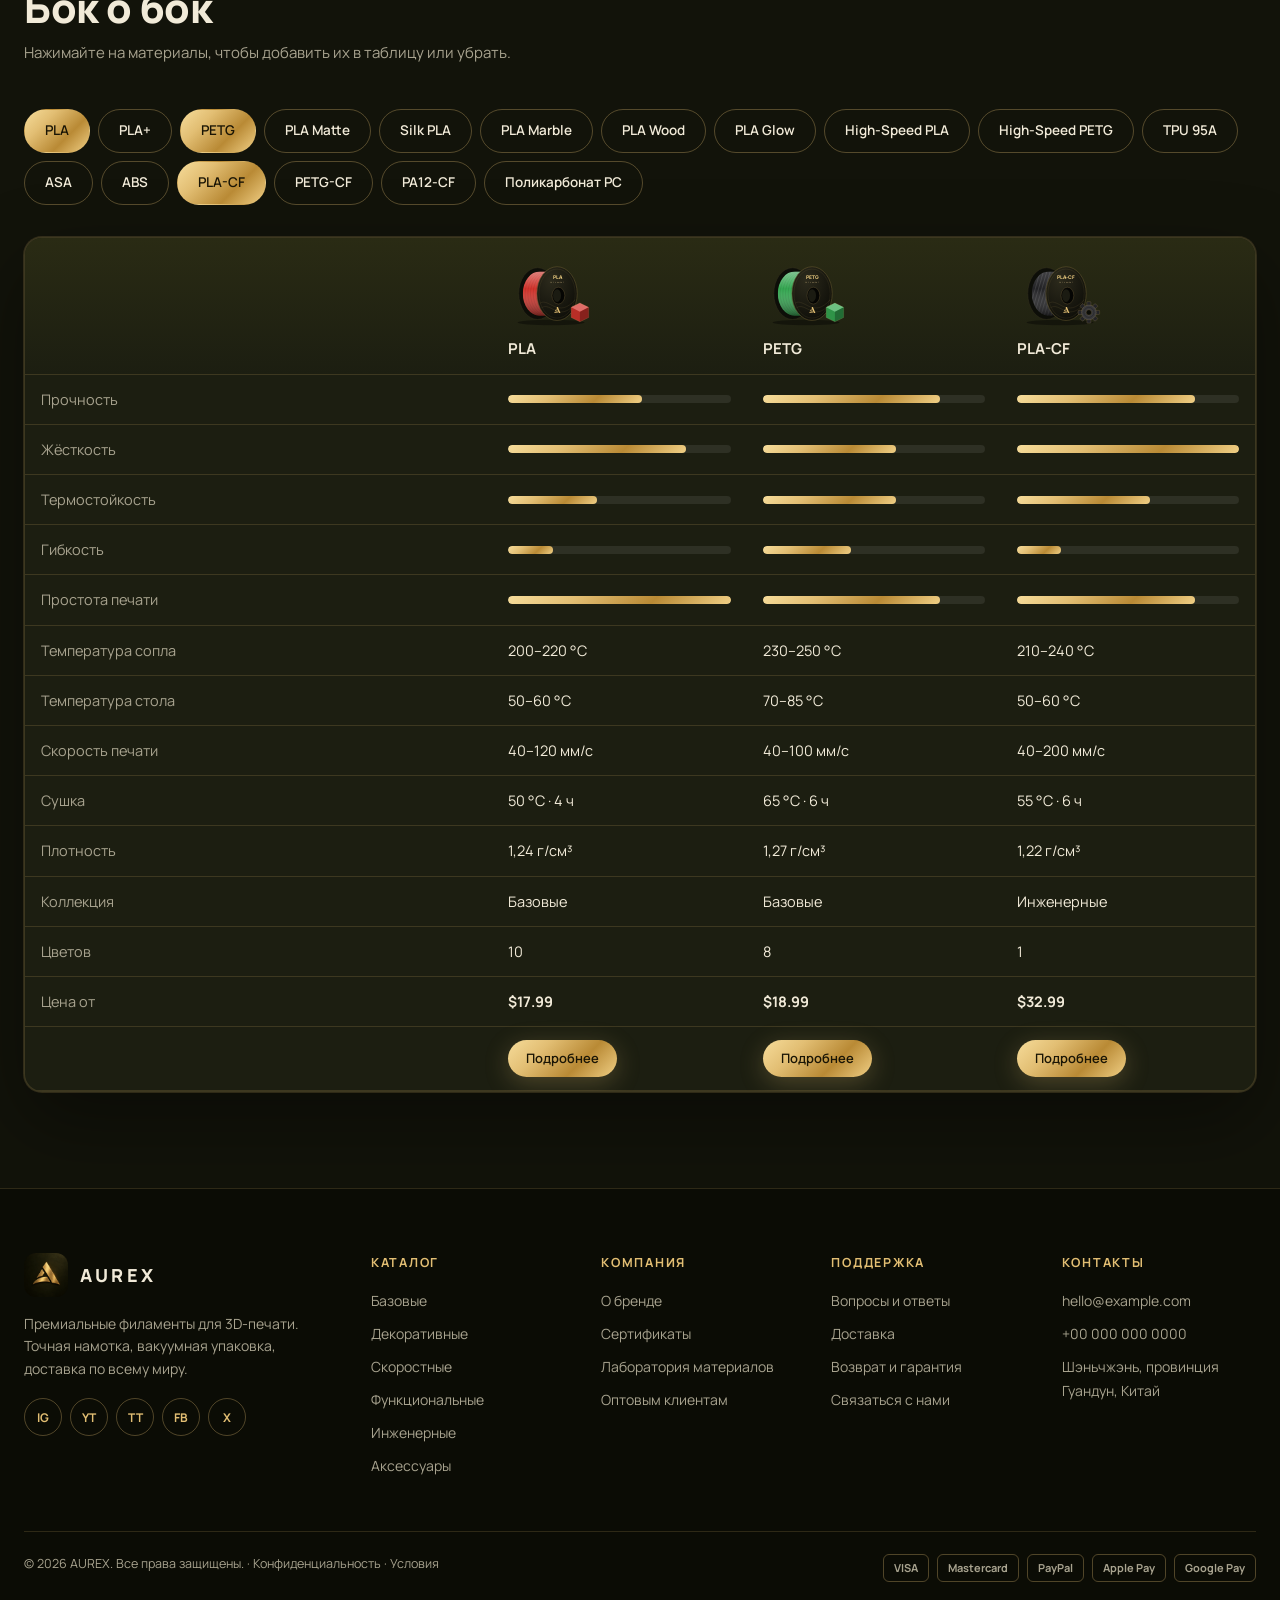
<file: compare.html>
<!DOCTYPE html>
<html lang="ru">
<head>
  <meta charset="UTF-8">
  <meta name="viewport" content="width=device-width, initial-scale=1">
  <title>Лаборатория материалов — AUREX</title>
  <link rel="icon" href="assets/logo-128.png">
  <link rel="preconnect" href="https://fonts.googleapis.com">
  <link href="https://fonts.googleapis.com/css2?family=Manrope:wght@400;500;600;700;800&display=swap" rel="stylesheet">
  <link rel="stylesheet" href="css/style.css">
</head>
<body data-page="compare">
  <div id="header"></div>
  <main>
    <section class="page-hero">
      <div class="wrap">
        <div class="crumbs"><a href="index.html">Главная</a> / Лаборатория материалов</div>
        <h1>Лаборатория <span class="gold-text">материалов</span></h1>
        <p>Сравнивайте до четырёх материалов одновременно — механические свойства, настройки печати и цена.</p>
      </div>
    </section>

    <section class="section" id="finder" style="padding-bottom:0">
      <div class="wrap">
        <div class="section-head"><div><span class="eyebrow">Подбор по задаче</span><h2>Что вы печатаете?</h2><p>Выберите цель — и мы покажем материалы, которые подходят лучше всего.</p></div></div>
        <div class="tiles three lab finder">
          <button class="tile lab-card find" data-find="beginner"><div class="lab-art" data-art="beginner"></div><div class="lab-body"><h3>Мои первые модели</h3><p>Прощает ошибки, не коробится, подходит любому принтеру.</p><div class="find-mats"></div><span class="lab-go">Показать материалы →</span></div></button>
          <button class="tile lab-card find" data-find="strong"><div class="lab-art" data-art="strong"></div><div class="lab-body"><h3>Прочные механические детали</h3><p>Жёсткие, держат нагрузку и размер.</p><div class="find-mats"></div><span class="lab-go">Показать материалы →</span></div></button>
          <button class="tile lab-card find" data-find="outdoor"><div class="lab-art" data-art="outdoor"></div><div class="lab-body"><h3>Для улицы</h3><p>Стойкость к солнцу, дождю и перепадам температур.</p><div class="find-mats"></div><span class="lab-go">Показать материалы →</span></div></button>
          <button class="tile lab-card find" data-find="flexible"><div class="lab-art" data-art="flexible"></div><div class="lab-body"><h3>Гибкие детали</h3><p>Прокладки, накладки, чехлы и демпферы.</p><div class="find-mats"></div><span class="lab-go">Показать материалы →</span></div></button>
          <button class="tile lab-card find" data-find="pretty"><div class="lab-art" data-art="pretty"></div><div class="lab-body"><h3>Декор и подарки</h3><p>Фактуры, которые красивы без постобработки.</p><div class="find-mats"></div><span class="lab-go">Показать материалы →</span></div></button>
          <button class="tile lab-card find" data-find="fast"><div class="lab-art" data-art="fast"></div><div class="lab-body"><h3>Максимальная скорость</h3><p>Высокотекучие составы для быстрых принтеров.</p><div class="find-mats"></div><span class="lab-go">Показать материалы →</span></div></button>
        </div>
      </div>
    </section>

    <section class="section" id="settings">
      <div class="wrap">
        <div class="section-head"><div><span class="eyebrow">Сравнение</span><h2>Бок о бок</h2><p>Нажимайте на материалы, чтобы добавить их в таблицу или убрать.</p></div></div>
        <div class="cmp-pick" id="cmpPick"></div>
        <div id="cmpOut"></div>
      </div>
    </section>
  </main>
  <div id="footer"></div>
  <script src="js/data.js"></script>
  <script src="js/app.js"></script>
</body>
</html>
</file>
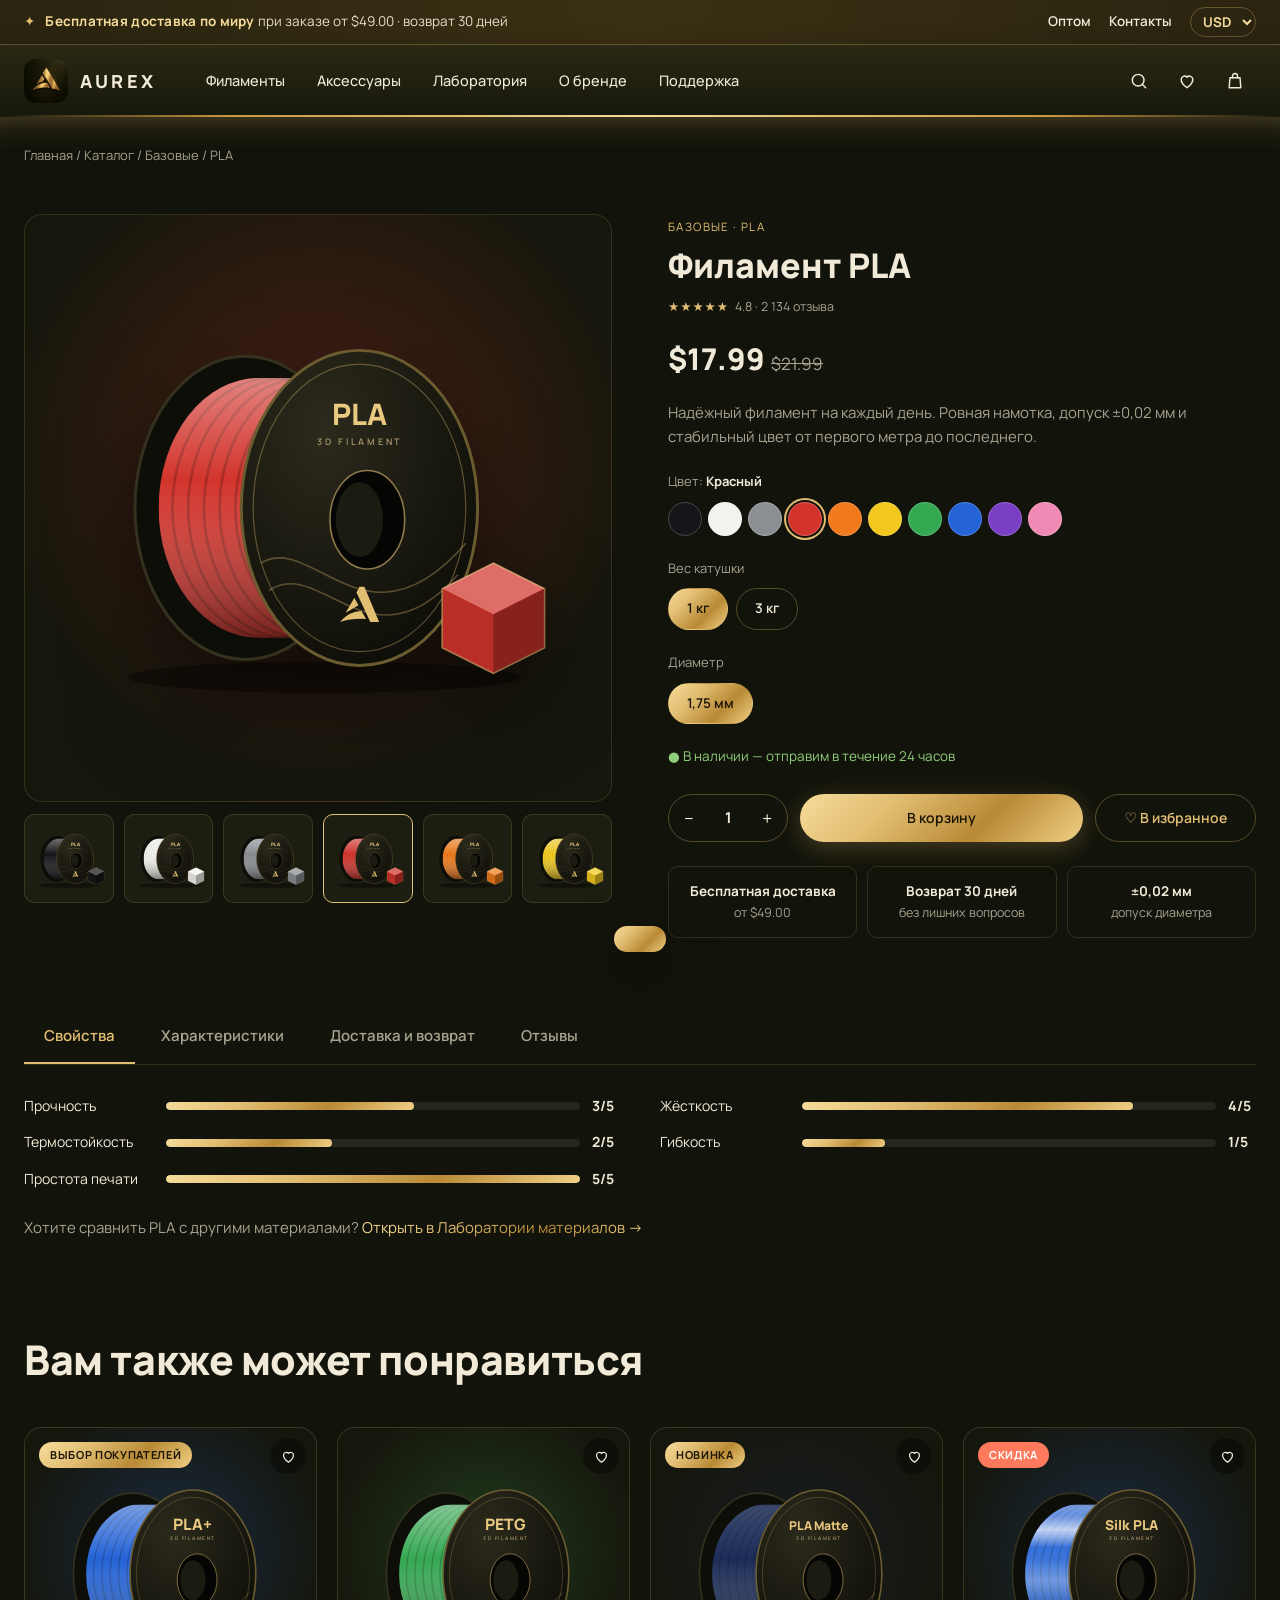
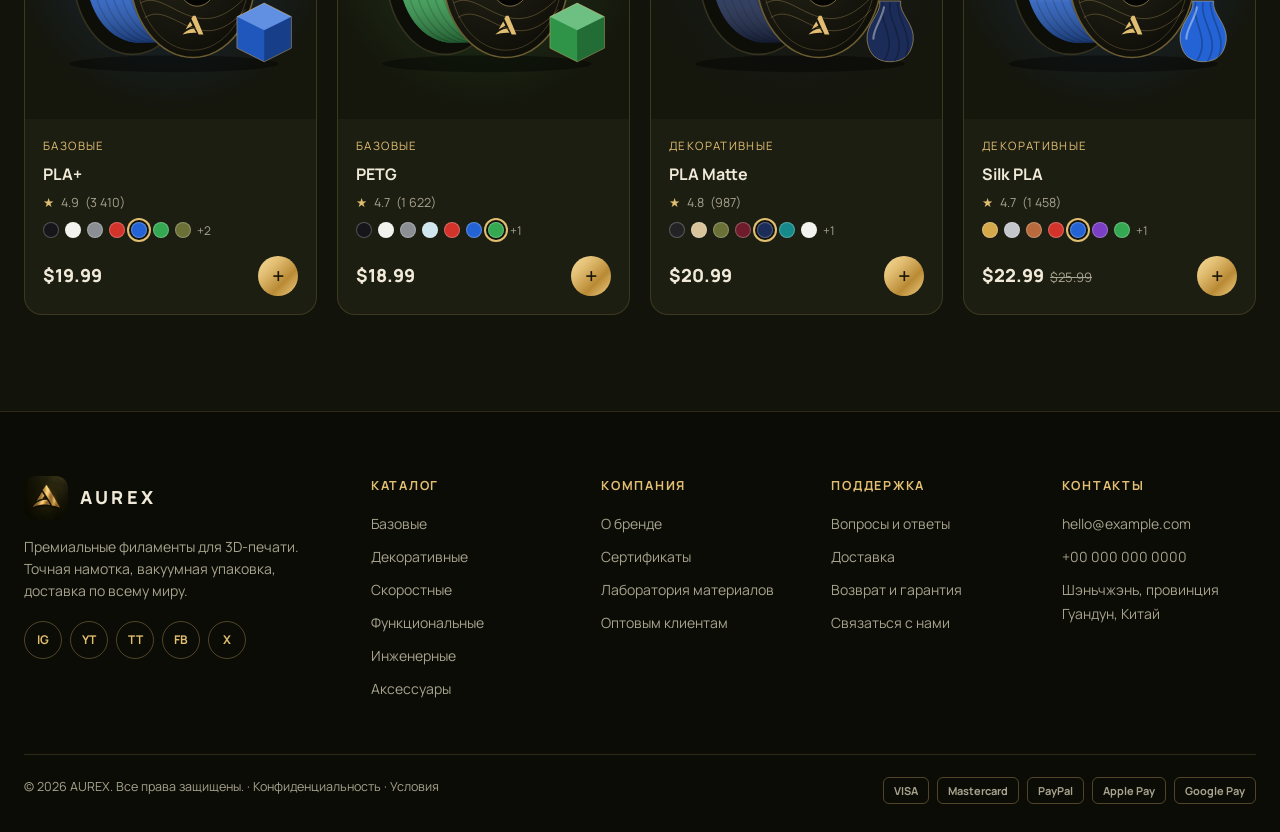
<file: product.html>
<!DOCTYPE html>
<html lang="ru">
<head>
  <meta charset="UTF-8">
  <meta name="viewport" content="width=device-width, initial-scale=1">
  <title>Товар — AUREX</title>
  <link rel="icon" href="assets/logo-128.png">
  <link rel="preconnect" href="https://fonts.googleapis.com">
  <link href="https://fonts.googleapis.com/css2?family=Manrope:wght@400;500;600;700;800&display=swap" rel="stylesheet">
  <link rel="stylesheet" href="css/style.css">
</head>
<body data-page="product">
  <div id="header"></div>
  <main id="productRoot"></main>
  <div id="footer"></div>
  <script src="js/data.js"></script>
  <script src="js/app.js"></script>
</body>
</html>
</file>
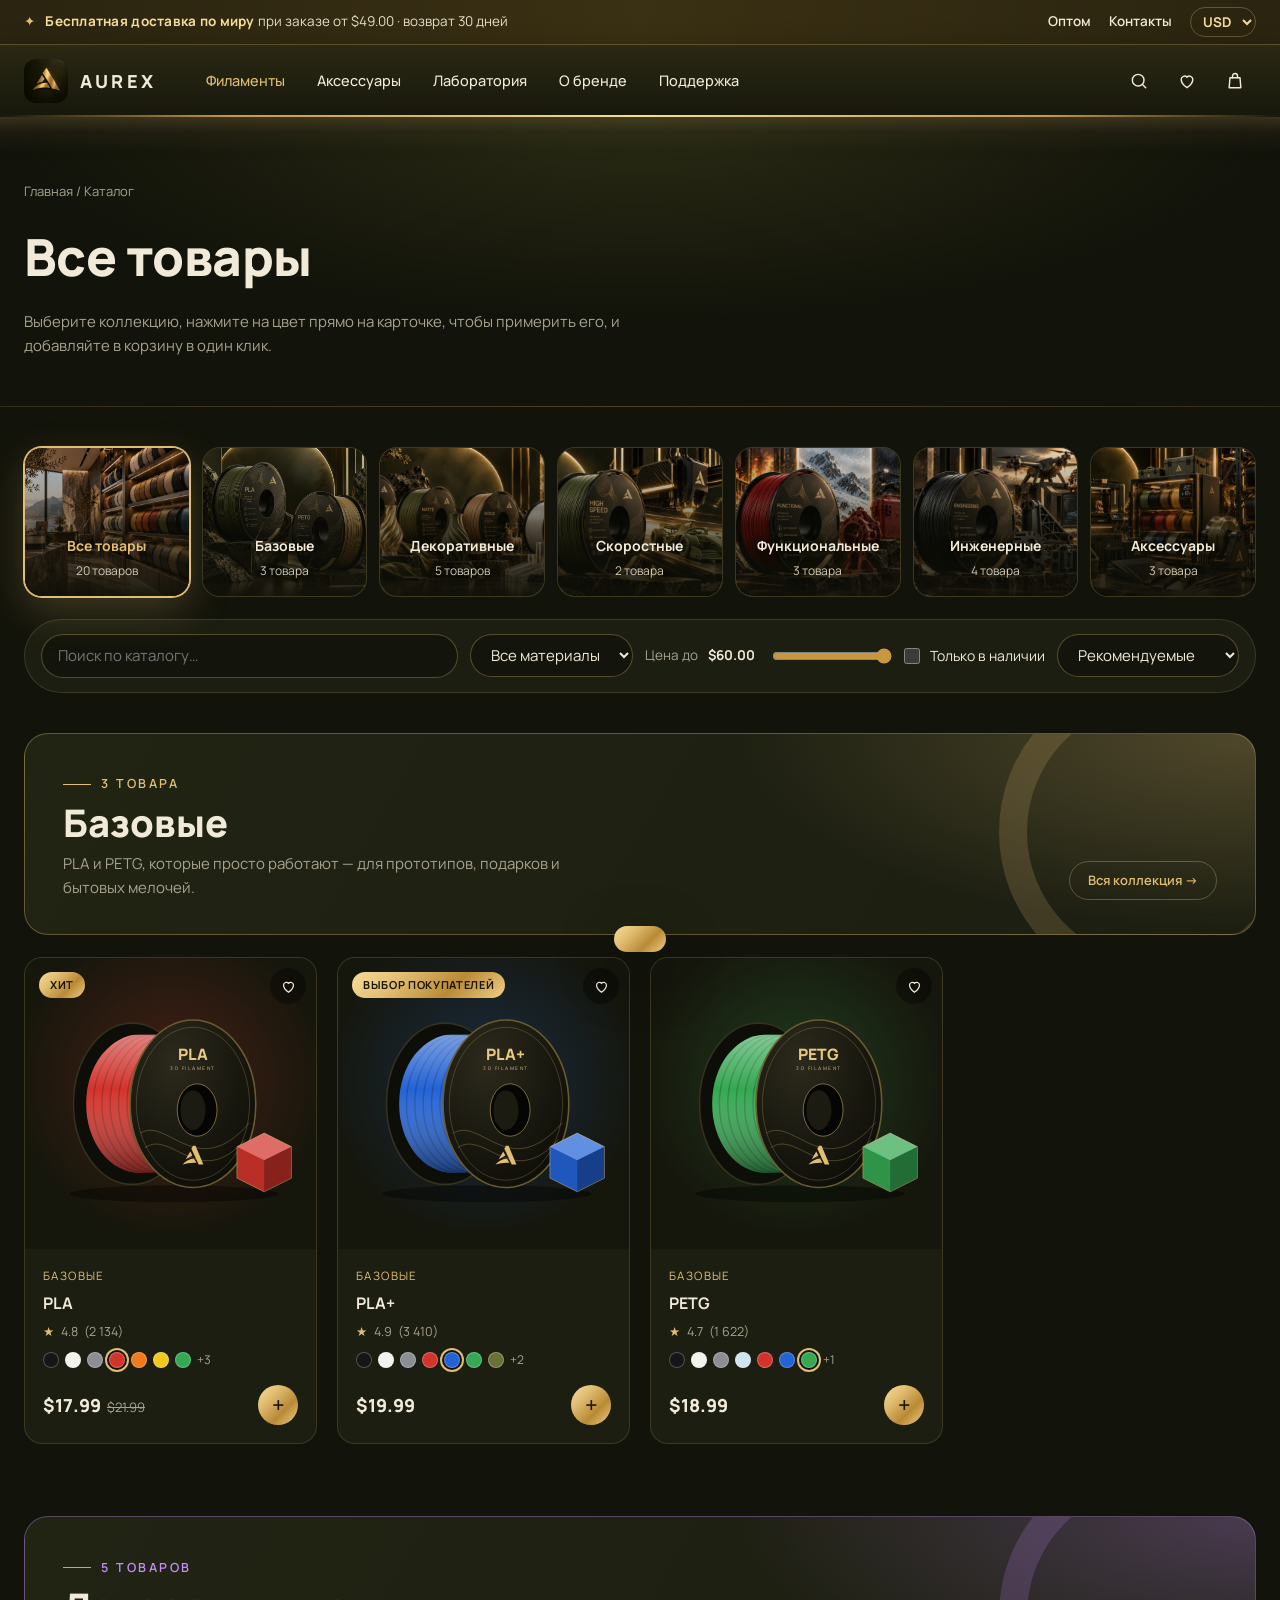
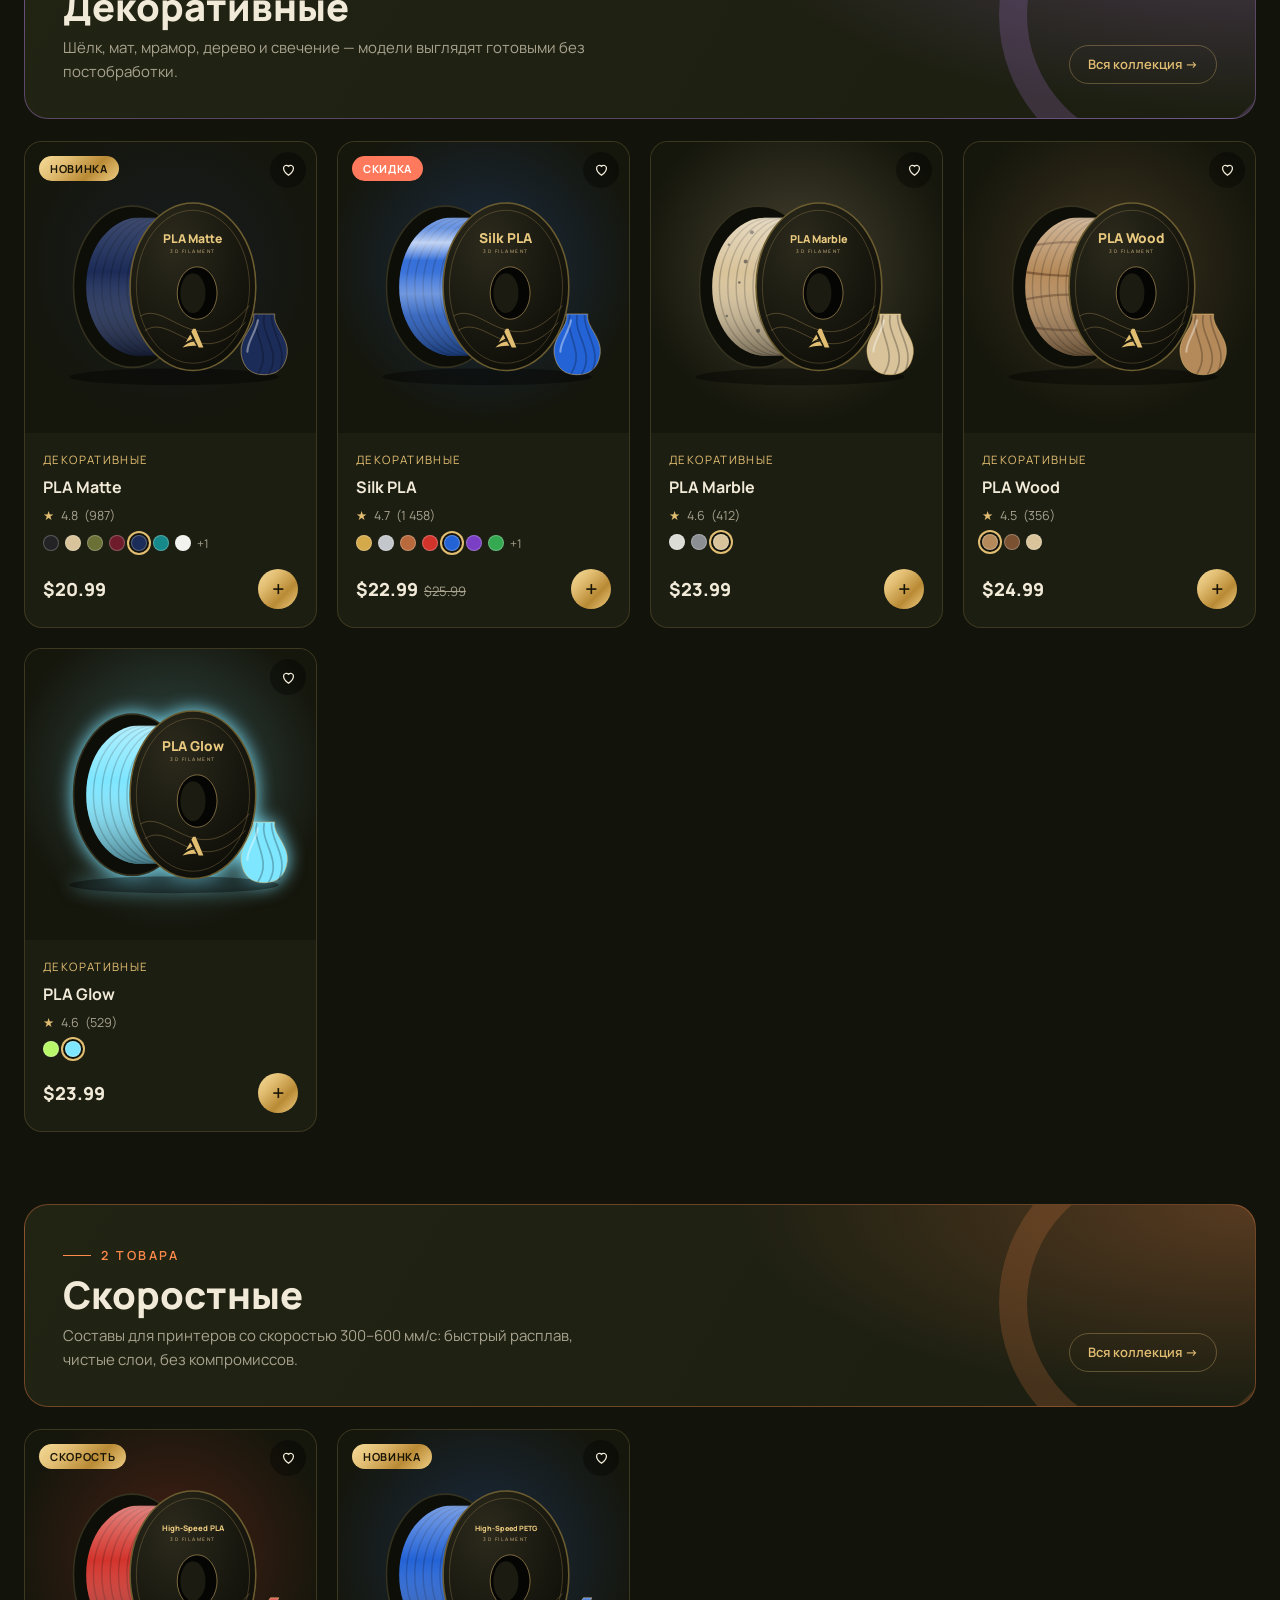
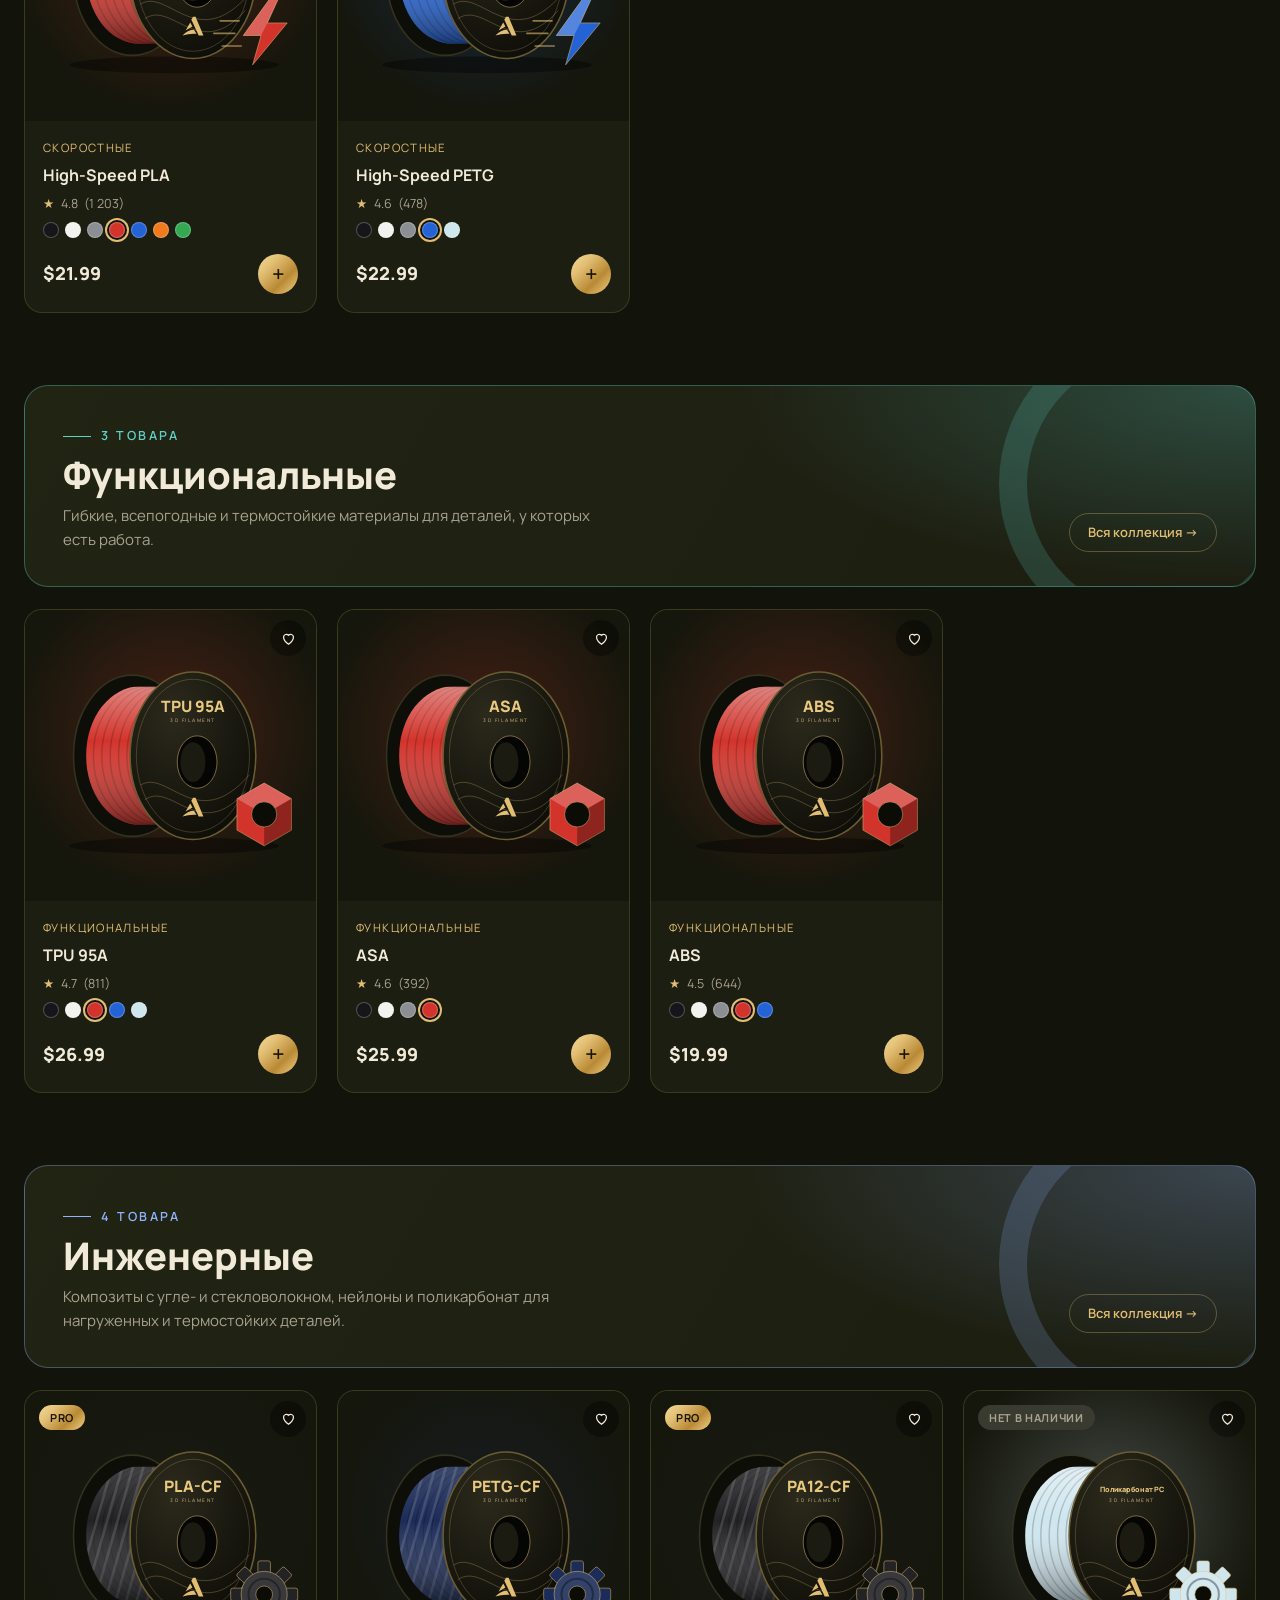
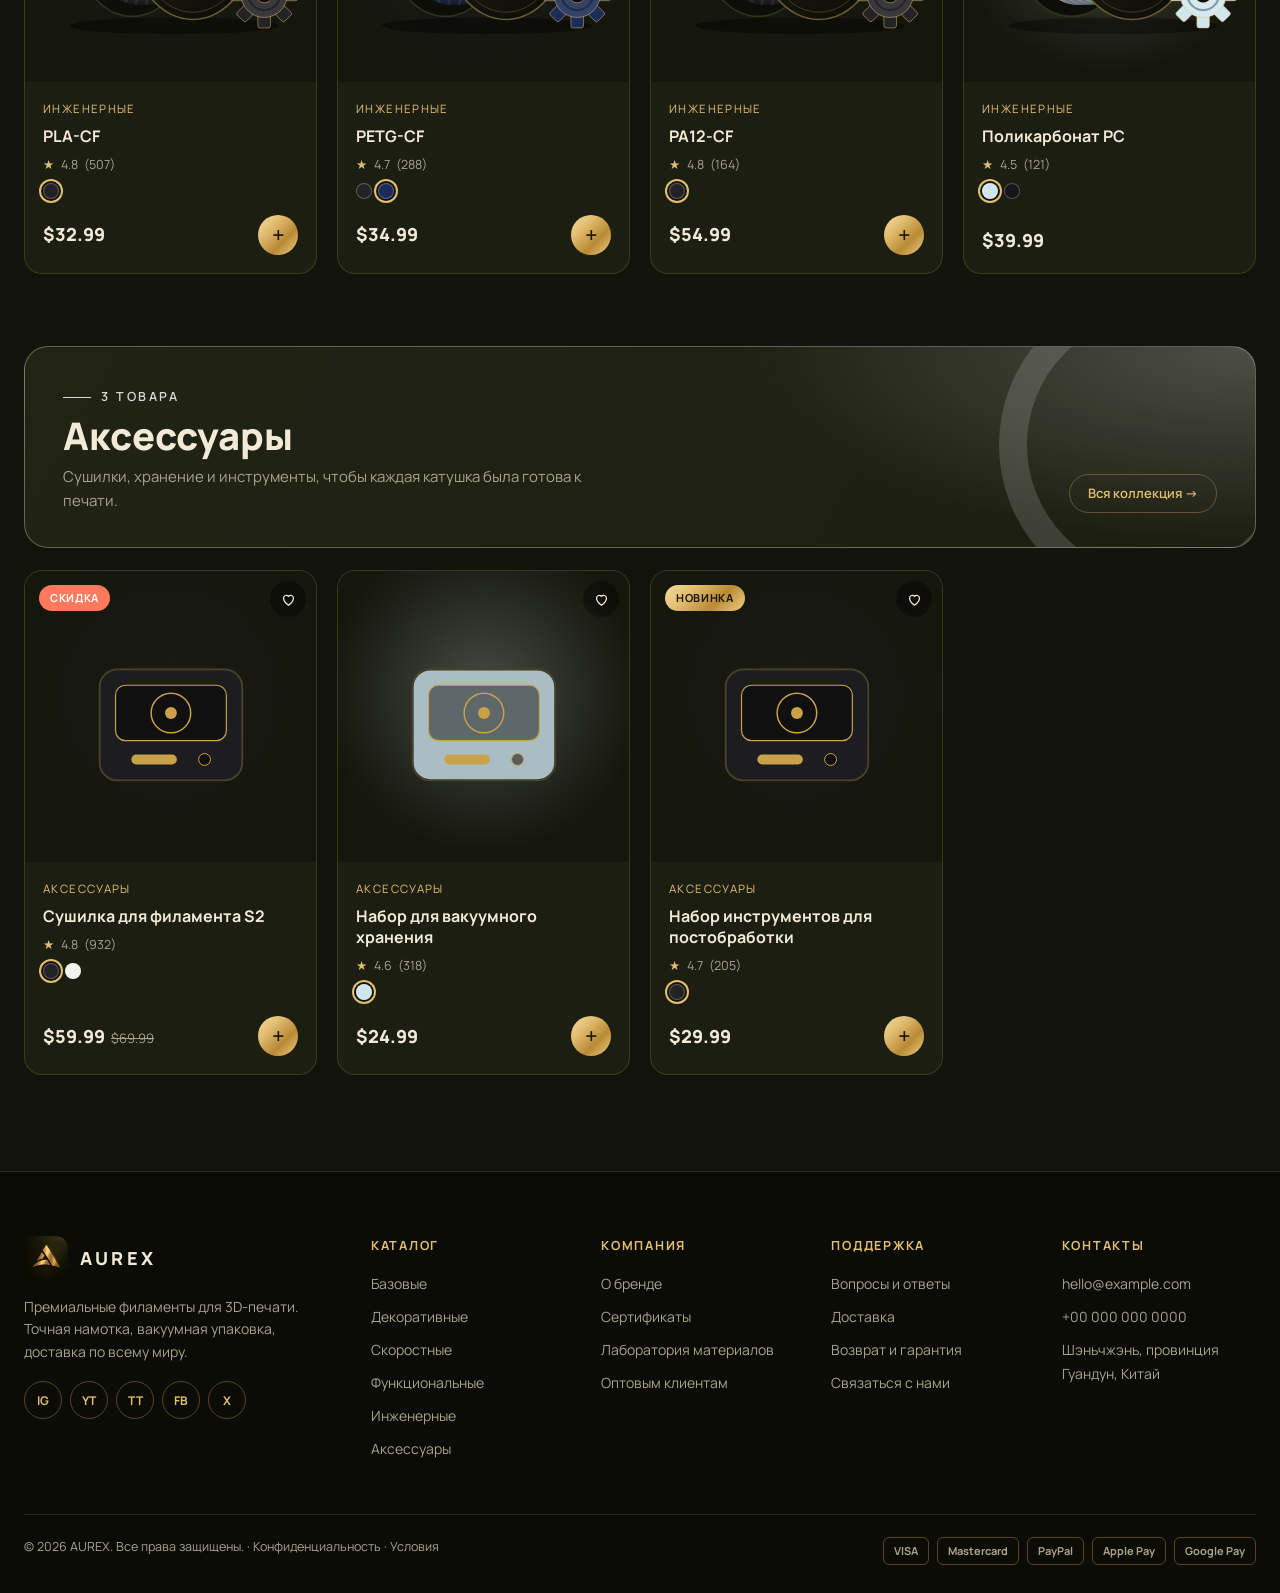
<file: shop.html>
<!DOCTYPE html>
<html lang="ru">
<head>
  <meta charset="UTF-8">
  <meta name="viewport" content="width=device-width, initial-scale=1">
  <title>Каталог — AUREX</title>
  <link rel="icon" href="assets/logo-128.png">
  <link rel="preconnect" href="https://fonts.googleapis.com">
  <link href="https://fonts.googleapis.com/css2?family=Manrope:wght@400;500;600;700;800&display=swap" rel="stylesheet">
  <link rel="stylesheet" href="css/style.css">
</head>
<body data-page="shop">
  <div id="header"></div>
  <main>
    <section class="page-hero">
      <div class="wrap">
        <div class="crumbs"><a href="index.html">Главная</a> / Каталог</div>
        <h1 id="shopTitle">Все товары</h1>
        <p>Выберите коллекцию, нажмите на цвет прямо на карточке, чтобы примерить его, и добавляйте в корзину в один клик.</p>
      </div>
    </section>
    <div class="wrap shop-page" id="shopRoot"></div>
  </main>
  <div id="footer"></div>
  <script src="js/data.js"></script>
  <script src="js/app.js"></script>
</body>
</html>
</file>
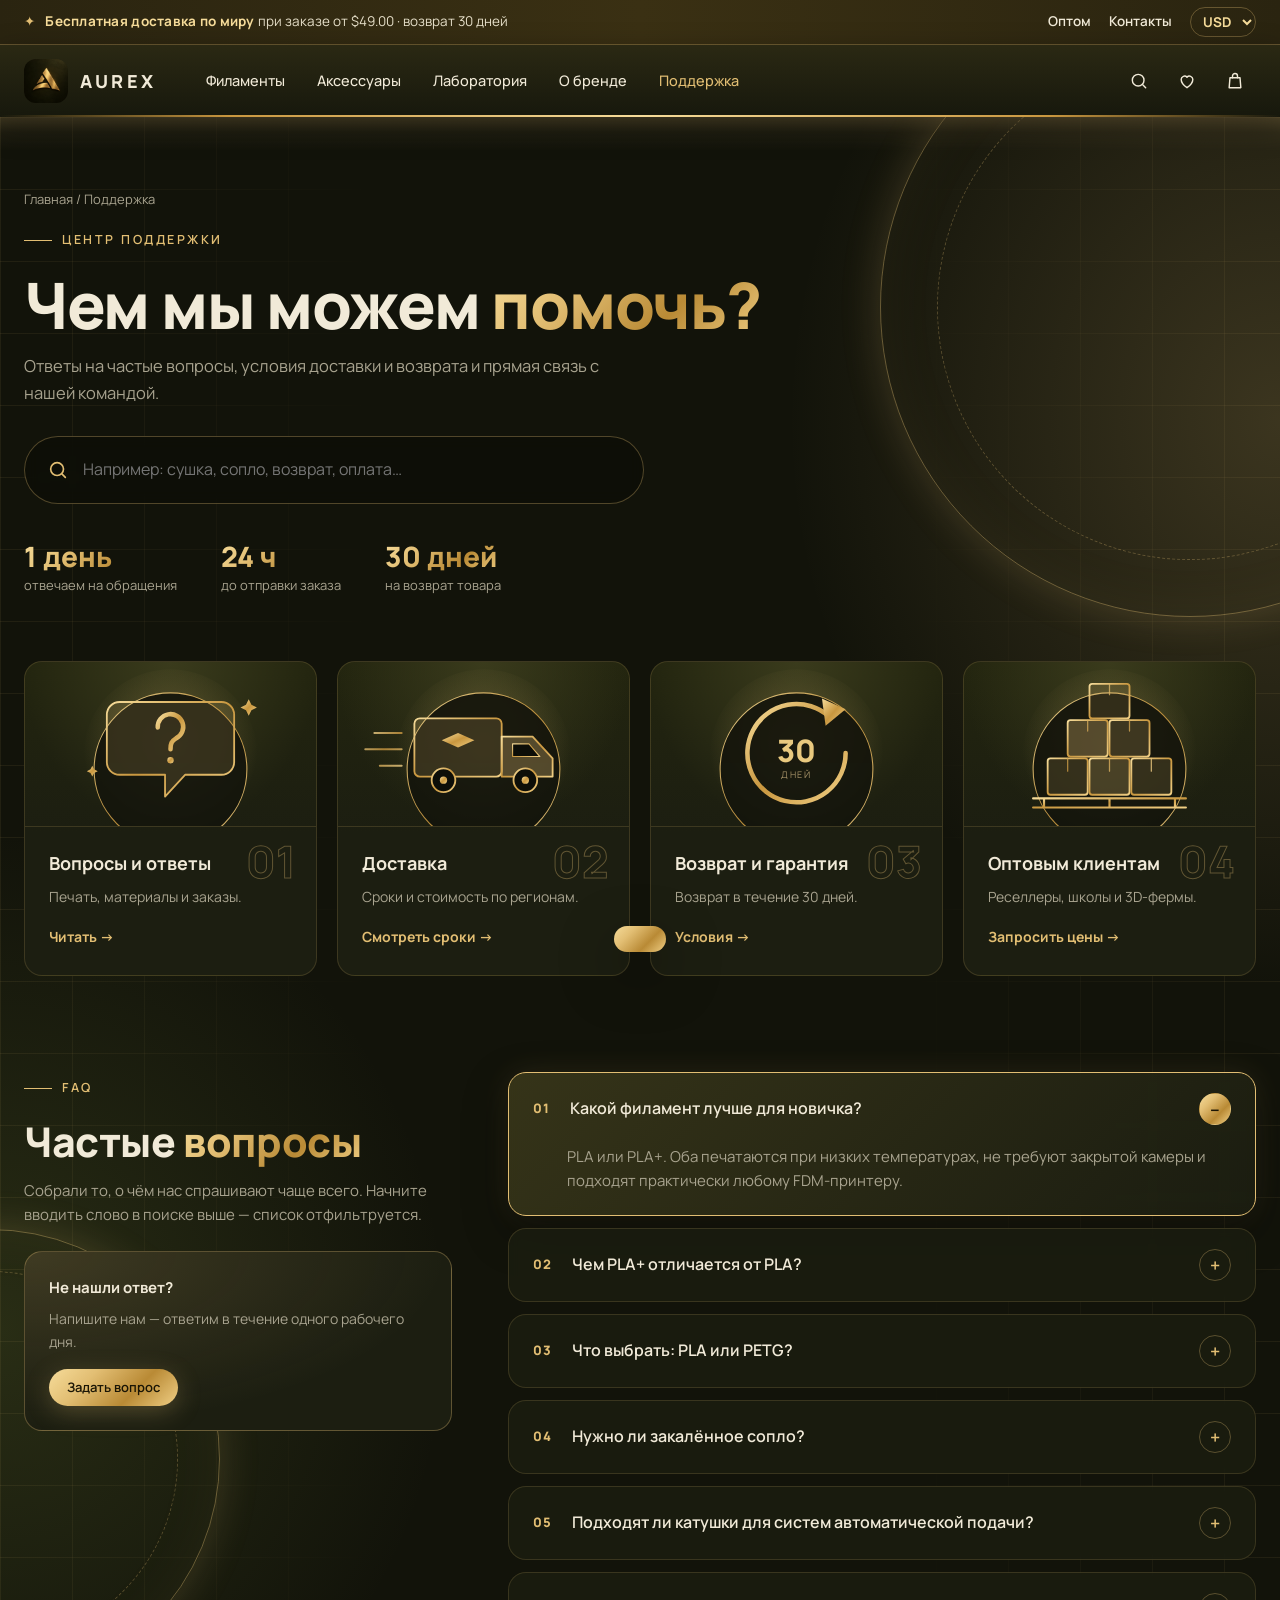
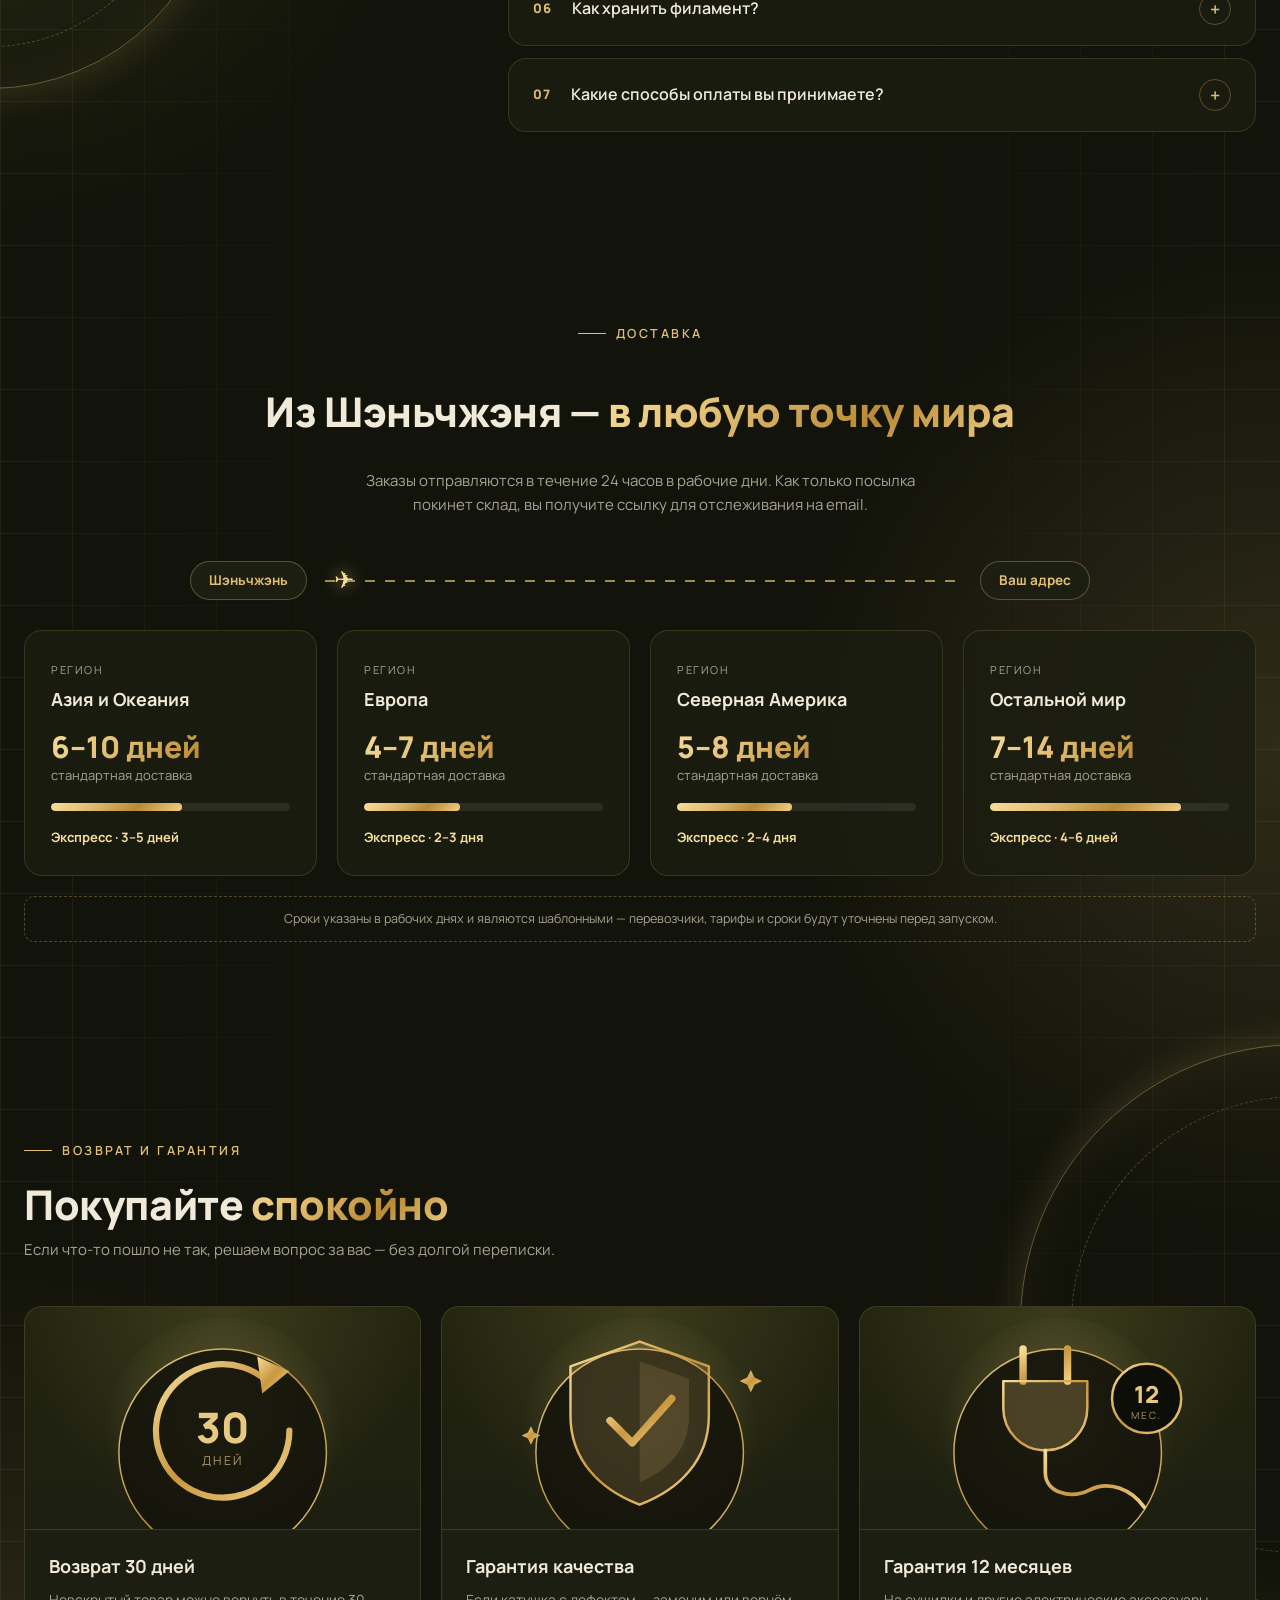
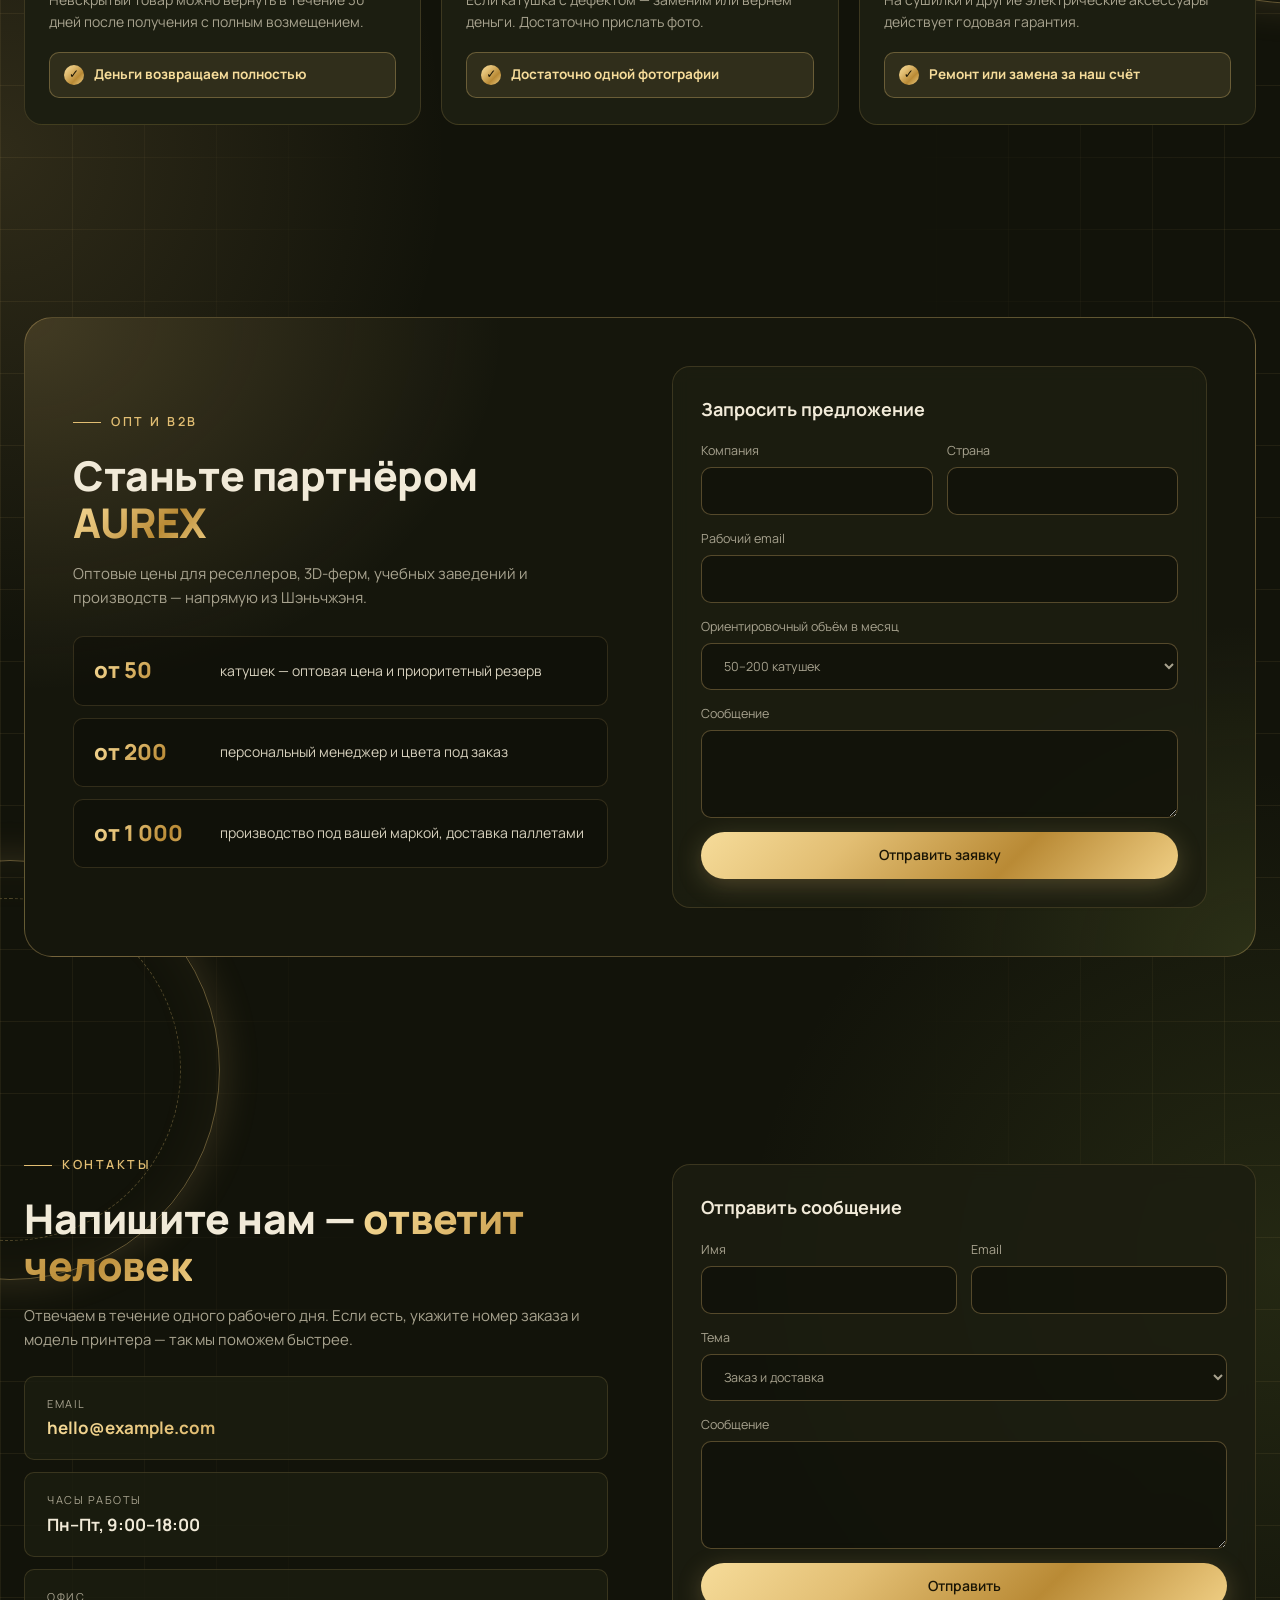
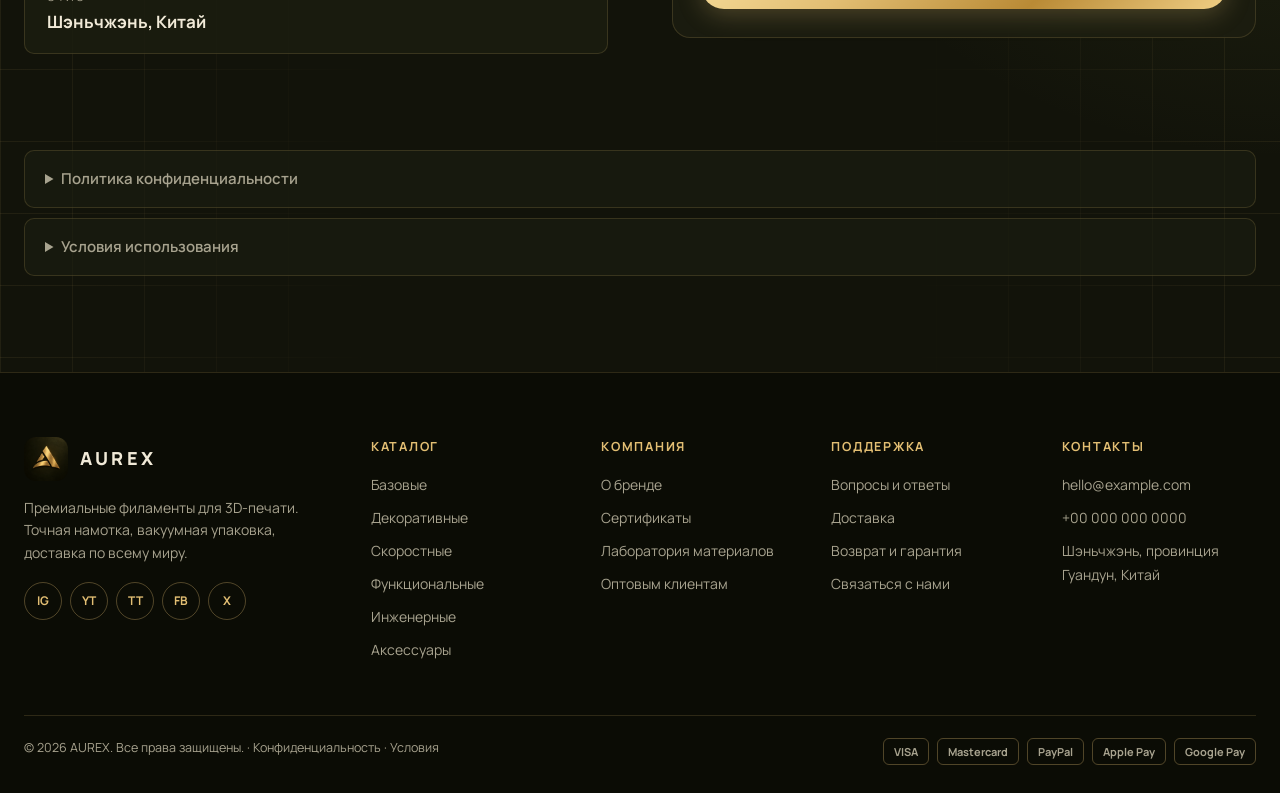
<file: support.html>
<!DOCTYPE html>
<html lang="ru">
<head>
  <meta charset="UTF-8">
  <meta name="viewport" content="width=device-width, initial-scale=1">
  <title>Поддержка — AUREX</title>
  <link rel="icon" href="assets/logo-128.png">
  <link rel="preconnect" href="https://fonts.googleapis.com">
  <link href="https://fonts.googleapis.com/css2?family=Manrope:wght@400;500;600;700;800&display=swap" rel="stylesheet">
  <link rel="stylesheet" href="css/style.css">
</head>
<body data-page="support">
  <div id="header"></div>
  <main class="fancy-bg">
    <!-- декоративные кольца на фоне -->
    <i class="ring-deco r1"></i><i class="ring-deco r2"></i><i class="ring-deco r3"></i><i class="ring-deco r4"></i>

    <section class="sup-hero">
      <div class="wrap">
        <div class="crumbs"><a href="index.html">Главная</a> / Поддержка</div>
        <span class="eyebrow">Центр поддержки</span>
        <h1>Чем мы можем <span class="gold-text">помочь?</span></h1>
        <p>Ответы на частые вопросы, условия доставки и возврата и прямая связь с нашей командой.</p>
        <label class="sup-search">
          <svg viewBox="0 0 24 24"><circle cx="11" cy="11" r="7"/><path d="m20 20-3.5-3.5"/></svg>
          <input id="faqSearch" placeholder="Например: сушка, сопло, возврат, оплата…" autocomplete="off">
        </label>
        <div class="sup-stats">
          <div><b class="gold-text">1 день</b><span>отвечаем на обращения</span></div>
          <div><b class="gold-text">24 ч</b><span>до отправки заказа</span></div>
          <div><b class="gold-text">30 дней</b><span>на возврат товара</span></div>
        </div>
      </div>
    </section>

    <section class="section" style="padding-top:24px;padding-bottom:0">
      <div class="wrap tiles lab reveal">
        <a class="tile lab-card" href="#faq"><div class="lab-art" data-art="faq"></div><div class="lab-body"><span class="lab-num">01</span><h3>Вопросы и ответы</h3><p>Печать, материалы и заказы.</p><span class="lab-go">Читать →</span></div></a>
        <a class="tile lab-card" href="#shipping"><div class="lab-art" data-art="truck"></div><div class="lab-body"><span class="lab-num">02</span><h3>Доставка</h3><p>Сроки и стоимость по регионам.</p><span class="lab-go">Смотреть сроки →</span></div></a>
        <a class="tile lab-card" href="#returns"><div class="lab-art" data-art="ret"></div><div class="lab-body"><span class="lab-num">03</span><h3>Возврат и гарантия</h3><p>Возврат в течение 30 дней.</p><span class="lab-go">Условия →</span></div></a>
        <a class="tile lab-card" href="#wholesale"><div class="lab-art" data-art="factory"></div><div class="lab-body"><span class="lab-num">04</span><h3>Оптовым клиентам</h3><p>Реселлеры, школы и 3D-фермы.</p><span class="lab-go">Запросить цены →</span></div></a>
      </div>
    </section>

    <section class="section" id="faq">
      <div class="wrap faq-layout">
        <div class="faq-side reveal">
          <span class="eyebrow">FAQ</span>
          <h2 class="h2">Частые <span class="gold-text">вопросы</span></h2>
          <p class="muted" style="margin:14px 0 24px">Собрали то, о чём нас спрашивают чаще всего. Начните вводить слово в поиске выше — список отфильтруется.</p>
          <div class="faq-cta">
            <b>Не нашли ответ?</b>
            <span>Напишите нам — ответим в течение одного рабочего дня.</span>
            <a class="btn btn-gold btn-sm" href="#contact">Задать вопрос</a>
          </div>
        </div>
        <div class="faq fancy reveal" id="faqList">
          <details open><summary>Какой филамент лучше для новичка?</summary><p>PLA или PLA+. Оба печатаются при низких температурах, не требуют закрытой камеры и подходят практически любому FDM-принтеру.</p></details>
          <details><summary>Чем PLA+ отличается от PLA?</summary><p>PLA+ модифицирован для большей ударной вязкости и лучшего спекания слоёв, поэтому детали менее хрупкие. Настройки печати почти те же.</p></details>
          <details><summary>Что выбрать: PLA или PETG?</summary><p>PLA — для детализации и простоты печати. PETG — когда детали нужна большая ударная прочность, термо- или влагостойкость.</p></details>
          <details><summary>Нужно ли закалённое сопло?</summary><p>Да — для филаментов с угле- и стекловолокном, светящихся и «деревянных»: они абразивные и быстро изнашивают латунные сопла.</p></details>
          <details><summary>Подходят ли катушки для систем автоматической подачи?</summary><p>Наши картонные катушки 1 кг рассчитаны на распространённые системы автоподачи. Размеры указаны на странице каждого товара.</p></details>
          <details><summary>Как хранить филамент?</summary><p>В герметичной упаковке с силикагелем. Если появились паутина или щелчки при печати — просушите катушку при температуре, указанной на странице товара.</p></details>
          <details><summary>Какие способы оплаты вы принимаете?</summary><p>Основные кредитные и дебетовые карты, PayPal, Apple Pay и Google Pay. Цены можно отображать в нескольких валютах.</p></details>
          <div class="empty hidden" id="faqEmpty">По этому запросу ничего не нашлось. <a class="gold-text" href="#contact">Напишите нам</a> — ответим лично.</div>
        </div>
      </div>
    </section>

    <section class="section" id="shipping">
      <div class="wrap">
        <div class="section-head center reveal">
          <span class="eyebrow">Доставка</span>
          <h2>Из Шэньчжэня — <span class="gold-text">в любую точку мира</span></h2>
          <p>Заказы отправляются в течение 24 часов в рабочие дни. Как только посылка покинет склад, вы получите ссылку для отслеживания на email.</p>
        </div>
        <div class="route reveal"><span class="route-from">Шэньчжэнь</span><i class="route-line"></i><b class="route-plane">✈</b><span class="route-to">Ваш адрес</span></div>
        <div class="regions reveal">
          <div class="region"><small>Регион</small><h3>Азия и Океания</h3><b class="gold-text">6–10 дней</b><span>стандартная доставка</span><div class="bar"><i style="width:55%"></i></div><em>Экспресс · 3–5 дней</em></div>
          <div class="region"><small>Регион</small><h3>Европа</h3><b class="gold-text">4–7 дней</b><span>стандартная доставка</span><div class="bar"><i style="width:40%"></i></div><em>Экспресс · 2–3 дня</em></div>
          <div class="region"><small>Регион</small><h3>Северная Америка</h3><b class="gold-text">5–8 дней</b><span>стандартная доставка</span><div class="bar"><i style="width:48%"></i></div><em>Экспресс · 2–4 дня</em></div>
          <div class="region"><small>Регион</small><h3>Остальной мир</h3><b class="gold-text">7–14 дней</b><span>стандартная доставка</span><div class="bar"><i style="width:80%"></i></div><em>Экспресс · 4–6 дней</em></div>
        </div>
        <p class="note reveal" style="margin-top:20px;text-align:center">Сроки указаны в рабочих днях и являются шаблонными — перевозчики, тарифы и сроки будут уточнены перед запуском.</p>
      </div>
    </section>

    <section class="section" id="returns">
      <div class="wrap">
        <div class="section-head reveal"><div><span class="eyebrow">Возврат и гарантия</span><h2>Покупайте <span class="gold-text">спокойно</span></h2><p>Если что-то пошло не так, решаем вопрос за вас — без долгой переписки.</p></div></div>
        <div class="tiles three lab reveal">
          <div class="tile lab-card"><div class="lab-art" data-art="ret"></div><div class="lab-body"><h3>Возврат 30 дней</h3><p>Невскрытый товар можно вернуть в течение 30 дней после получения с полным возмещением.</p><span class="step-win">Деньги возвращаем полностью</span></div></div>
          <div class="tile lab-card"><div class="lab-art" data-art="shield"></div><div class="lab-body"><h3>Гарантия качества</h3><p>Если катушка с дефектом — заменим или вернём деньги. Достаточно прислать фото.</p><span class="step-win">Достаточно одной фотографии</span></div></div>
          <div class="tile lab-card"><div class="lab-art" data-art="plug"></div><div class="lab-body"><h3>Гарантия 12 месяцев</h3><p>На сушилки и другие электрические аксессуары действует годовая гарантия.</p><span class="step-win">Ремонт или замена за наш счёт</span></div></div>
        </div>
      </div>
    </section>

    <section class="section" id="wholesale">
      <div class="wrap">
        <div class="glow-panel reveal">
          <div class="split">
            <div>
              <span class="eyebrow">Опт и B2B</span>
              <h2 class="h2">Станьте партнёром <span class="gold-text" data-brand>AUREX</span></h2>
              <p>Оптовые цены для реселлеров, 3D-ферм, учебных заведений и производств — напрямую из Шэньчжэня.</p>
              <div class="tiers">
                <div><b>от 50</b><span>катушек — оптовая цена и приоритетный резерв</span></div>
                <div><b>от 200</b><span>персональный менеджер и цвета под заказ</span></div>
                <div><b>от 1 000</b><span>производство под вашей маркой, доставка паллетами</span></div>
              </div>
            </div>
            <form class="box" data-demo="Заявка отправлена — мы свяжемся с вами.">
              <h3>Запросить предложение</h3>
              <div class="form-grid">
                <label>Компания<input class="field sq" required></label>
                <label>Страна<input class="field sq" required></label>
                <label class="full">Рабочий email<input class="field sq" type="email" required></label>
                <label class="full">Ориентировочный объём в месяц
                  <select class="field sq"><option>50–200 катушек</option><option>200–1 000 катушек</option><option>более 1 000 катушек</option></select></label>
                <label class="full">Сообщение<textarea class="field" rows="3"></textarea></label>
                <button class="btn btn-gold full">Отправить заявку</button>
              </div>
            </form>
          </div>
        </div>
      </div>
    </section>

    <section class="section" id="contact">
      <div class="wrap split">
        <div class="reveal">
          <span class="eyebrow">Контакты</span>
          <h2 class="h2">Напишите нам — <span class="gold-text">ответит человек</span></h2>
          <p class="muted" style="margin:14px 0 24px">Отвечаем в течение одного рабочего дня. Если есть, укажите номер заказа и модель принтера — так мы поможем быстрее.</p>
          <div class="contact-cards">
            <div><small>Email</small><a class="gold-text" data-email href="#">hello@example.com</a></div>
            <div><small>Часы работы</small><b>Пн–Пт, 9:00–18:00</b></div>
            <div><small>Офис</small><b>Шэньчжэнь, Китай</b></div>
          </div>
        </div>
        <form class="box reveal" data-demo="Сообщение отправлено — спасибо!">
          <h3>Отправить сообщение</h3>
          <div class="form-grid">
            <label>Имя<input class="field sq" required></label>
            <label>Email<input class="field sq" type="email" required></label>
            <label class="full">Тема
              <select class="field sq"><option>Заказ и доставка</option><option>Проблемы с печатью</option><option>Возврат</option><option>Другое</option></select></label>
            <label class="full">Сообщение<textarea class="field" rows="4" required></textarea></label>
            <button class="btn btn-gold full">Отправить</button>
          </div>
        </form>
      </div>
    </section>

    <section class="section" id="privacy" style="padding-top:0">
      <div class="wrap legal">
        <details><summary>Политика конфиденциальности</summary><p>Шаблон. Итоговая политика конфиденциальности (с учётом GDPR, реквизитами компании и условиями обработки данных) будет добавлена перед запуском.</p></details>
        <details id="terms"><summary>Условия использования</summary><p>Шаблон. Итоговые условия продажи — юридическое лицо, юрисдикция и права потребителей — будут добавлены перед запуском.</p></details>
      </div>
    </section>
  </main>
  <div id="footer"></div>
  <script src="js/data.js"></script>
  <script src="js/app.js"></script>
</body>
</html>
</file>
<file: css/style.css>
/* ===== Design tokens ===== */
:root {
  --bg: #12130a;
  --bg-2: #191a0f;
  --bg-3: #212313;
  --card: #1c1e11;
  --line: rgba(226, 190, 115, 0.16);
  --line-2: rgba(226, 190, 115, 0.32);
  --text: #f1ead8;
  --muted: #a8a38f;
  --gold: #e2be73;
  --gold-2: #c9973f;
  --gold-3: #8a6224;
  --gold-grad: linear-gradient(135deg, #f6dc9a 0%, #e2be73 30%, #b98a35 65%, #f0cf85 100%);
  --ok: #8fce7a;
  --sale: #ff7a5c;
  --radius: 18px;
  --radius-sm: 10px;
  --wrap: 1280px;
  --font: "Manrope", "Segoe UI", system-ui, -apple-system, Arial, sans-serif;
  --shadow: 0 20px 60px rgba(0, 0, 0, 0.45);
}

* { box-sizing: border-box; margin: 0; padding: 0; }
html { scroll-behavior: smooth; color-scheme: dark; }
body {
  font-family: var(--font);
  background: var(--bg);
  color: var(--text);
  font-size: 15px;
  line-height: 1.6;
  -webkit-font-smoothing: antialiased;
}
img, svg { display: block; max-width: 100%; }
a { color: inherit; text-decoration: none; }
button { font: inherit; color: inherit; background: none; border: 0; cursor: pointer; }
input, select, textarea { font: inherit; color: inherit; }
ul { list-style: none; }
.wrap { width: min(var(--wrap), 100% - 48px); margin-inline: auto; }
.gold-text { background: var(--gold-grad); -webkit-background-clip: text; background-clip: text; color: transparent; }
.muted { color: var(--muted); }
.hidden { display: none !important; }

/* ===== Buttons ===== */
.btn {
  display: inline-flex; align-items: center; justify-content: center; gap: 8px;
  padding: 12px 28px; border-radius: 100px; font-weight: 600; font-size: 14px;
  transition: transform .2s, box-shadow .2s, background .2s, border-color .2s; white-space: nowrap;
}
.btn-gold { background: var(--gold-grad); color: #1a1505; box-shadow: 0 6px 24px rgba(226, 190, 115, 0.25); }
.btn-gold:hover { transform: translateY(-2px); box-shadow: 0 10px 32px rgba(226, 190, 115, 0.4); }
.btn-ghost { border: 1px solid var(--line-2); color: var(--gold); }
.btn-ghost:hover { background: rgba(226, 190, 115, 0.1); border-color: var(--gold); }
.btn-sm { padding: 8px 18px; font-size: 13px; }
.btn-block { width: 100%; }
.btn[disabled] { opacity: .45; pointer-events: none; }

/* ===== Top bar & header ===== */
.topbar { background: #0b0c05; border-bottom: 1px solid var(--line); font-size: 12.5px; color: var(--muted); }
.topbar .wrap { display: flex; justify-content: space-between; align-items: center; height: 38px; gap: 16px; }
.topbar b { color: var(--gold); font-weight: 600; }
.topbar select { background: transparent; border: 0; color: var(--text); cursor: pointer; outline: none; }
.topbar select option { background: #12130a; }
.topbar-right { display: flex; gap: 18px; align-items: center; }

.header { position: sticky; top: 0; z-index: 50; background: rgba(18, 19, 10, 0.88); backdrop-filter: blur(14px); border-bottom: 1px solid var(--line); }
.header .wrap { display: flex; align-items: center; height: 72px; gap: 36px; }
.brand { display: flex; align-items: center; gap: 12px; font-weight: 800; letter-spacing: .18em; font-size: 18px; }
.brand img { width: 44px; height: 44px; border-radius: 12px; }
.nav { display: flex; gap: 4px; flex: 1; }
.nav > li { position: relative; }
.nav > li > a { display: block; padding: 24px 14px; font-weight: 500; font-size: 14.5px; color: var(--text); transition: color .2s; }
.nav > li > a:hover, .nav > li > a.active { color: var(--gold); }
.mega {
  position: absolute; top: 100%; left: -20px; min-width: 560px; padding: 24px; display: grid; grid-template-columns: repeat(2, 1fr); gap: 6px 24px;
  background: var(--bg-2); border: 1px solid var(--line); border-radius: var(--radius); box-shadow: var(--shadow);
  opacity: 0; visibility: hidden; transform: translateY(8px); transition: .2s;
}
.nav > li:hover .mega { opacity: 1; visibility: visible; transform: none; }
.mega a { padding: 10px 12px; border-radius: var(--radius-sm); display: block; }
.mega a:hover { background: rgba(226, 190, 115, 0.08); }
.mega a b { display: block; font-size: 14px; }
.mega a span { font-size: 12.5px; color: var(--muted); }
.header-actions { display: flex; align-items: center; gap: 6px; }
.icon-btn { position: relative; width: 42px; height: 42px; border-radius: 50%; display: grid; place-items: center; transition: background .2s; }
.icon-btn:hover { background: rgba(226, 190, 115, 0.1); color: var(--gold); }
.icon-btn svg { width: 20px; height: 20px; stroke: currentColor; fill: none; stroke-width: 1.7; stroke-linecap: round; stroke-linejoin: round; }
.count { position: absolute; top: 2px; right: 0; min-width: 18px; height: 18px; padding: 0 5px; border-radius: 9px; background: var(--gold-grad); color: #1a1505; font-size: 11px; font-weight: 700; display: grid; place-items: center; }
.count:empty { display: none; }
.burger { display: none; }

/* ===== Hero ===== */
.hero { position: relative; overflow: hidden; min-height: 680px; display: flex; align-items: center;
  background: radial-gradient(ellipse 60% 70% at 72% 50%, #2e2f14 0%, transparent 70%), var(--bg); }
.hero::before { content: ""; position: absolute; inset: 0; opacity: .5; pointer-events: none;
  background-image: linear-gradient(var(--line) 1px, transparent 1px), linear-gradient(90deg, var(--line) 1px, transparent 1px);
  background-size: 64px 64px; mask-image: radial-gradient(ellipse at 70% 50%, #000 0%, transparent 65%); -webkit-mask-image: radial-gradient(ellipse at 70% 50%, #000 0%, transparent 65%); }
.hero .wrap { position: relative; display: grid; grid-template-columns: 1.05fr 1fr; align-items: center; gap: 40px; padding: 70px 0; }
.eyebrow { display: inline-flex; align-items: center; gap: 10px; font-size: 12.5px; font-weight: 600; letter-spacing: .2em; text-transform: uppercase; color: var(--gold); margin-bottom: 20px; }
.eyebrow::before { content: ""; width: 28px; height: 1px; background: var(--gold); }
.hero h1 { font-size: clamp(38px, 5vw, 68px); line-height: 1.06; font-weight: 800; letter-spacing: -.02em; margin-bottom: 22px; }
.hero p.lead { font-size: 17px; color: var(--muted); max-width: 520px; margin-bottom: 34px; }
.hero-cta { display: flex; gap: 14px; flex-wrap: wrap; }
.hero-stats { display: flex; gap: 44px; margin-top: 54px; padding-top: 28px; border-top: 1px solid var(--line); }
.hero-stats b { display: block; font-size: 28px; font-weight: 800; }
.hero-stats span { font-size: 13px; color: var(--muted); }
.hero-visual { position: relative; aspect-ratio: 1; max-width: 560px; margin-inline: auto; width: 100%; }
.hero-visual .logo-big { width: 100%; height: 100%; object-fit: cover; mask-image: radial-gradient(circle, #000 48%, transparent 70%); -webkit-mask-image: radial-gradient(circle, #000 48%, transparent 70%); animation: float 7s ease-in-out infinite; }
.hero-visual .spool { position: absolute; filter: drop-shadow(0 18px 30px rgba(0, 0, 0, .6)); }
.hero-visual .s1 { width: 26%; left: -2%; top: 8%; animation: float 6s ease-in-out infinite; }
.hero-visual .s2 { width: 20%; right: 0; top: 2%; animation: float 8s ease-in-out infinite reverse; }
.hero-visual .s3 { width: 24%; right: 2%; bottom: 4%; animation: float 7s ease-in-out infinite 1s; }
.hero-visual .s4 { width: 17%; left: 6%; bottom: 8%; animation: float 9s ease-in-out infinite reverse; }
@keyframes float { 50% { transform: translateY(-14px); } }
.hero-dots { display: flex; gap: 8px; margin-top: 34px; }
.hero-dots button { width: 34px; height: 4px; border-radius: 2px; background: var(--line-2); transition: .3s; }
.hero-dots button.on { background: var(--gold); width: 56px; }
.hero-copy { transition: opacity .35s; }
.hero-copy.fade { opacity: 0; }

/* ===== Sections ===== */
.section { padding: 96px 0; }
.section.alt { background: var(--bg-2); border-block: 1px solid var(--line); }
.section-head { display: flex; justify-content: space-between; align-items: end; gap: 24px; margin-bottom: 44px; flex-wrap: wrap; }
.section-head h2, .h2 { font-size: clamp(28px, 3.2vw, 42px); font-weight: 800; line-height: 1.15; letter-spacing: -.01em; }
.section-head p { color: var(--muted); max-width: 560px; margin-top: 10px; }
.center { text-align: center; }
.section-head.center { flex-direction: column; align-items: center; }

.usp { display: grid; grid-template-columns: repeat(4, 1fr); border-block: 1px solid var(--line); background: #0e0f07; }
.usp div { padding: 26px 28px; display: flex; gap: 14px; align-items: center; border-right: 1px solid var(--line); }
.usp div:last-child { border: 0; }
.usp svg { width: 30px; height: 30px; flex: none; stroke: var(--gold); fill: none; stroke-width: 1.5; stroke-linecap: round; stroke-linejoin: round; }
.usp b { display: block; font-size: 14.5px; }
.usp span { font-size: 12.5px; color: var(--muted); }

/* category cards */
.cats { display: grid; grid-template-columns: repeat(6, 1fr); gap: 20px; }
.cat { position: relative; grid-column: span 2; min-height: 300px; padding: 30px; border-radius: var(--radius); border: 1px solid var(--line); overflow: hidden;
  background: linear-gradient(160deg, var(--bg-3), var(--card)); display: flex; flex-direction: column; justify-content: space-between; transition: .3s; }
.cat.wide { grid-column: span 3; }
.cat:hover { border-color: var(--gold); transform: translateY(-4px); }
.cat h3 { font-size: 24px; font-weight: 800; }
.cat p { color: var(--muted); font-size: 14px; max-width: 260px; margin-top: 8px; }
.cat .more { color: var(--gold); font-weight: 600; font-size: 14px; }
.cat .spool { position: absolute; right: -40px; bottom: -40px; width: 210px; opacity: .95; transition: transform .6s; }
.cat:hover .spool { transform: rotate(40deg) scale(1.05); }
.cat .spool + .spool { right: 90px; bottom: -70px; width: 150px; }

/* product grid & card */
.grid { display: grid; grid-template-columns: repeat(4, 1fr); gap: 20px; }
.grid.three { grid-template-columns: repeat(3, 1fr); }
.pcard { position: relative; background: var(--card); border: 1px solid var(--line); border-radius: var(--radius); overflow: hidden; display: flex; flex-direction: column; transition: .25s; }
.pcard:hover { border-color: var(--line-2); transform: translateY(-4px); box-shadow: var(--shadow); }
.pcard-img { position: relative; aspect-ratio: 1; display: grid; place-items: center; background: radial-gradient(circle at 50% 40%, #2c2e18, #15160c 72%); }
.pcard-img .spool { width: 68%; transition: transform .6s; }
.pcard:hover .pcard-img .spool { transform: rotate(25deg); }
.badge { position: absolute; top: 14px; left: 14px; padding: 4px 11px; border-radius: 100px; font-size: 11px; font-weight: 700; letter-spacing: .06em; text-transform: uppercase; background: var(--gold-grad); color: #1a1505; z-index: 2; }
.badge.sale { background: var(--sale); color: #fff; }
.badge.out { background: #3a3b30; color: var(--muted); }
.wish { position: absolute; top: 10px; right: 10px; z-index: 2; width: 36px; height: 36px; border-radius: 50%; background: rgba(0, 0, 0, .35); display: grid; place-items: center; }
.wish svg { width: 17px; height: 17px; stroke: var(--text); fill: none; stroke-width: 1.8; }
.wish.on svg { fill: var(--gold); stroke: var(--gold); }
.pcard-body { padding: 18px; display: flex; flex-direction: column; gap: 8px; flex: 1; }
.pcard-cat { font-size: 11.5px; letter-spacing: .12em; text-transform: uppercase; color: var(--gold); }
.pcard h3 { font-size: 16px; font-weight: 700; line-height: 1.3; }
.swatches { display: flex; gap: 6px; flex-wrap: wrap; align-items: center; }
.sw { width: 16px; height: 16px; border-radius: 50%; border: 1px solid rgba(255, 255, 255, .25); cursor: pointer; }
.sw.lg { width: 34px; height: 34px; border: 2px solid transparent; outline: 1px solid rgba(255, 255, 255, .2); outline-offset: -1px; }
.sw.on { box-shadow: 0 0 0 2px var(--bg), 0 0 0 4px var(--gold); }
.sw-more { font-size: 12px; color: var(--muted); }
.rating { display: flex; align-items: center; gap: 6px; font-size: 12.5px; color: var(--muted); }
.stars { color: var(--gold); letter-spacing: 1px; }
.price-row { display: flex; align-items: center; justify-content: space-between; margin-top: auto; padding-top: 8px; gap: 8px; }
.price { font-size: 18px; font-weight: 800; }
.price s { font-size: 13px; color: var(--muted); font-weight: 400; margin-left: 6px; }
.add-btn { width: 40px; height: 40px; border-radius: 50%; background: var(--gold-grad); color: #1a1505; display: grid; place-items: center; font-size: 22px; font-weight: 500; line-height: 1; transition: transform .2s; flex: none; }
.add-btn:hover { transform: scale(1.1); }

/* story / split */
.split { display: grid; grid-template-columns: 1fr 1fr; gap: 64px; align-items: center; }
.split p { color: var(--muted); margin: 16px 0; }
.ticks li { padding: 9px 0 9px 30px; position: relative; }
.ticks li::before { content: "✓"; position: absolute; left: 0; color: var(--gold); font-weight: 800; }
.panel { border: 1px solid var(--line); border-radius: var(--radius); background: linear-gradient(160deg, var(--bg-3), var(--card)); padding: 36px; }
.kpis { display: grid; grid-template-columns: 1fr 1fr; gap: 16px; }
.kpi { padding: 26px; border: 1px solid var(--line); border-radius: var(--radius); background: var(--card); }
.kpi b { font-size: 36px; font-weight: 800; display: block; line-height: 1.1; }
.kpi span { color: var(--muted); font-size: 13.5px; }

/* feature tiles */
.tiles { display: grid; grid-template-columns: repeat(4, 1fr); gap: 20px; }
.tiles.three { grid-template-columns: repeat(3, 1fr); }
.tile { padding: 28px; border: 1px solid var(--line); border-radius: var(--radius); background: var(--card); transition: .25s; display: block; }
a.tile:hover, button.tile:hover { border-color: var(--gold); transform: translateY(-3px); }
.tile .ico { width: 48px; height: 48px; border-radius: 12px; display: grid; place-items: center; background: rgba(226, 190, 115, 0.1); margin-bottom: 18px; font-size: 22px; }
.tile h3 { font-size: 17px; margin-bottom: 6px; }
.tile p { color: var(--muted); font-size: 14px; }

.certs { display: flex; flex-wrap: wrap; gap: 14px; justify-content: center; }
.cert { width: 130px; height: 84px; border: 1px solid var(--line-2); border-radius: var(--radius-sm); display: grid; place-items: center; font-weight: 800; letter-spacing: .1em; color: var(--gold); background: var(--card); text-align: center; }
.cert small { display: block; font-size: 10px; font-weight: 500; letter-spacing: .05em; color: var(--muted); }

.quote { padding: 28px; border: 1px solid var(--line); border-radius: var(--radius); background: var(--card); }
.quote p { margin: 12px 0 18px; }
.quote .who { display: flex; align-items: center; gap: 12px; font-size: 13.5px; }
.avatar { width: 40px; height: 40px; border-radius: 50%; background: var(--gold-grad); color: #1a1505; display: grid; place-items: center; font-weight: 800; }

.post { border: 1px solid var(--line); border-radius: var(--radius); overflow: hidden; background: var(--card); transition: .25s; }
.post:hover { border-color: var(--line-2); transform: translateY(-3px); }
.post-img { aspect-ratio: 16/9; display: grid; place-items: center; font-size: 46px; background: linear-gradient(135deg, #2c2e18, #15160c); }
.post-body { padding: 22px; }
.post-body small { color: var(--gold); letter-spacing: .1em; text-transform: uppercase; font-size: 11.5px; }
.post-body h3 { font-size: 17px; margin: 8px 0; line-height: 1.35; }
.post-body p { color: var(--muted); font-size: 14px; }

.newsletter { border: 1px solid var(--line-2); border-radius: 28px; padding: 56px; text-align: center; background: radial-gradient(ellipse at 50% 0%, #34351a, var(--card) 70%); }
.newsletter form { display: flex; gap: 10px; max-width: 480px; margin: 26px auto 0; }
.field, .newsletter input { flex: 1; width: 100%; padding: 13px 18px; border-radius: 100px; border: 1px solid var(--line-2); background: rgba(0, 0, 0, .3); outline: none; transition: border-color .2s; }
.field:focus, .newsletter input:focus { border-color: var(--gold); }
textarea.field, .field.sq { border-radius: var(--radius-sm); }
select.field option { background: #12130a; }

/* ===== Page hero ===== */
.page-hero { padding: 64px 0 48px; background: radial-gradient(ellipse 70% 100% at 50% 0%, #2a2b14, transparent 70%); border-bottom: 1px solid var(--line); }
.crumbs { font-size: 13px; color: var(--muted); margin-bottom: 14px; }
.crumbs a:hover { color: var(--gold); }
.page-hero h1 { font-size: clamp(32px, 4vw, 52px); font-weight: 800; letter-spacing: -.01em; }
.page-hero p { color: var(--muted); max-width: 680px; margin-top: 12px; }

/* ===== Shop ===== */
.shop { display: grid; grid-template-columns: 260px 1fr; gap: 36px; padding: 48px 0 96px; align-items: start; }
.filters { position: sticky; top: 96px; border: 1px solid var(--line); border-radius: var(--radius); padding: 22px; background: var(--card); }
.filters h4 { font-size: 12.5px; letter-spacing: .14em; text-transform: uppercase; color: var(--gold); margin: 22px 0 10px; }
.filters h4:first-child { margin-top: 0; }
.check { display: flex; align-items: center; gap: 10px; padding: 5px 0; cursor: pointer; font-size: 14px; }
.check input { accent-color: var(--gold-2); width: 16px; height: 16px; }
.check span { margin-left: auto; color: var(--muted); font-size: 12px; }
.filters input[type=range] { width: 100%; accent-color: var(--gold-2); }
.shop-bar { display: flex; justify-content: space-between; align-items: center; margin-bottom: 22px; gap: 12px; flex-wrap: wrap; }
.shop-bar .field { flex: none; width: auto; padding: 9px 16px; }
.empty { padding: 80px 20px; text-align: center; color: var(--muted); border: 1px dashed var(--line-2); border-radius: var(--radius); grid-column: 1/-1; }

/* ===== Product page ===== */
.pdp { display: grid; grid-template-columns: 1fr 1fr; gap: 56px; padding: 48px 0 72px; align-items: start; }
.pdp-gallery { position: sticky; top: 96px; }
.pdp-main { aspect-ratio: 1; border-radius: var(--radius); border: 1px solid var(--line); display: grid; place-items: center; background: radial-gradient(circle at 50% 40%, #33351c, #15160c 72%); position: relative; }
.pdp-main .spool { width: 66%; filter: drop-shadow(0 30px 40px rgba(0, 0, 0, .55)); transition: transform .8s; }
.pdp-main:hover .spool { transform: rotate(60deg); }
.thumbs { display: grid; grid-template-columns: repeat(6, 1fr); gap: 10px; margin-top: 12px; }
.thumbs button { aspect-ratio: 1; border-radius: var(--radius-sm); border: 1px solid var(--line); background: var(--card); display: grid; place-items: center; }
.thumbs button.on { border-color: var(--gold); }
.thumbs .spool { width: 70%; }
.pdp h1 { font-size: 34px; font-weight: 800; line-height: 1.15; margin: 8px 0 12px; }
.pdp .price { font-size: 30px; margin: 18px 0; }
.pdp .price s { font-size: 17px; }
.opt { margin: 22px 0; }
.opt-label { font-size: 13px; color: var(--muted); margin-bottom: 10px; }
.opt-label b { color: var(--text); }
.pills { display: flex; gap: 8px; flex-wrap: wrap; }
.pill { padding: 9px 18px; border-radius: 100px; border: 1px solid var(--line-2); font-size: 13.5px; font-weight: 600; transition: .2s; }
.pill:hover { border-color: var(--gold); }
.pill.on { background: var(--gold-grad); color: #1a1505; border-color: transparent; }
.buy-row { display: flex; gap: 12px; margin: 26px 0 14px; }
.qty { display: inline-flex; align-items: center; border: 1px solid var(--line-2); border-radius: 100px; }
.qty button { width: 40px; height: 44px; font-size: 18px; }
.qty input { width: 38px; text-align: center; background: none; border: 0; outline: none; font-weight: 700; }
.qty.sm button { width: 30px; height: 32px; } .qty.sm input { width: 28px; }
.stock { font-size: 13.5px; color: var(--ok); }
.stock.out { color: var(--sale); }
.assure { display: grid; grid-template-columns: repeat(3, 1fr); gap: 10px; margin-top: 24px; }
.assure div { padding: 14px; border: 1px solid var(--line); border-radius: var(--radius-sm); font-size: 12.5px; color: var(--muted); text-align: center; }
.assure b { display: block; color: var(--text); font-size: 13.5px; }
.tabs { display: flex; gap: 6px; border-bottom: 1px solid var(--line); margin-bottom: 30px; overflow-x: auto; }
.tabs button { padding: 14px 20px; font-weight: 600; color: var(--muted); border-bottom: 2px solid transparent; white-space: nowrap; }
.tabs button.on { color: var(--gold); border-color: var(--gold); }
.spec { width: 100%; border-collapse: collapse; }
.spec td, .spec th { padding: 13px 16px; border-bottom: 1px solid var(--line); text-align: left; font-size: 14.5px; }
.spec td:first-child, .spec th:first-child { color: var(--muted); width: 38%; }
.spec th { color: var(--gold); font-size: 12.5px; letter-spacing: .1em; text-transform: uppercase; }
.bar { height: 8px; border-radius: 4px; background: rgba(255, 255, 255, .08); overflow: hidden; min-width: 90px; }
.bar i { display: block; height: 100%; background: var(--gold-grad); border-radius: 4px; }
.props { display: grid; grid-template-columns: 1fr 1fr; gap: 14px 40px; }
.prop { display: grid; grid-template-columns: 130px 1fr 28px; gap: 12px; align-items: center; font-size: 14px; }

/* ===== Compare ===== */
.cmp-pick { display: flex; flex-wrap: wrap; gap: 8px; margin-bottom: 32px; }
.cmp-wrap { overflow-x: auto; border: 1px solid var(--line); border-radius: var(--radius); background: var(--card); }
.cmp-wrap table { min-width: 720px; }
.cmp-wrap th { color: var(--text); font-size: 15px; letter-spacing: 0; text-transform: none; }

/* ===== Cart drawer / overlays ===== */
.overlay { position: fixed; inset: 0; background: rgba(0, 0, 0, .6); z-index: 90; opacity: 0; visibility: hidden; transition: .3s; }
.overlay.on { opacity: 1; visibility: visible; }
.drawer { position: fixed; top: 0; right: 0; bottom: 0; width: min(440px, 100%); background: var(--bg-2); border-left: 1px solid var(--line); z-index: 100; transform: translateX(100%); transition: transform .35s; display: flex; flex-direction: column; }
.drawer.on { transform: none; }
.drawer-head { display: flex; justify-content: space-between; align-items: center; padding: 22px 24px; border-bottom: 1px solid var(--line); }
.drawer-head h3 { font-size: 19px; }
.drawer-body { flex: 1; overflow-y: auto; padding: 8px 24px; }
.drawer-foot { padding: 22px 24px; border-top: 1px solid var(--line); display: grid; gap: 12px; }
.line { display: grid; grid-template-columns: 72px 1fr auto; gap: 14px; padding: 16px 0; border-bottom: 1px solid var(--line); align-items: center; }
.line .ph { width: 72px; height: 72px; border-radius: var(--radius-sm); background: #15160c; display: grid; place-items: center; }
.line .ph .spool { width: 78%; }
.line b { font-size: 14.5px; display: block; line-height: 1.3; }
.line small { color: var(--muted); display: block; margin-bottom: 6px; }
.line .rm { color: var(--muted); font-size: 12px; text-decoration: underline; margin-top: 6px; }
.tot { display: flex; justify-content: space-between; font-size: 14.5px; }
.tot.big { font-size: 19px; font-weight: 800; padding-top: 10px; border-top: 1px solid var(--line); }
.ship-bar { font-size: 12.5px; color: var(--muted); }
.ship-bar .bar { margin-top: 6px; }

.search-pop { position: fixed; inset: 0 0 auto 0; z-index: 100; background: var(--bg-2); border-bottom: 1px solid var(--line); padding: 28px 0; transform: translateY(-100%); transition: transform .3s; max-height: 90vh; overflow: auto; }
.search-pop.on { transform: none; }
.search-pop input { width: 100%; font-size: 22px; padding: 14px 4px; background: none; border: 0; border-bottom: 1px solid var(--line-2); outline: none; }
.search-res { display: grid; grid-template-columns: repeat(2, 1fr); gap: 4px 24px; margin-top: 16px; }
.search-res a { display: flex; gap: 14px; align-items: center; padding: 10px; border-radius: var(--radius-sm); }
.search-res a:hover { background: rgba(226, 190, 115, .08); }
.search-res .spool { width: 44px; }

.toast { position: fixed; left: 50%; bottom: 28px; transform: translate(-50%, 80px); background: var(--gold-grad); color: #1a1505; padding: 13px 26px; border-radius: 100px; font-weight: 700; z-index: 200; transition: transform .35s; box-shadow: var(--shadow); }
.toast.on { transform: translate(-50%, 0); }

/* ===== Checkout / forms ===== */
.checkout { display: grid; grid-template-columns: 1.3fr 1fr; gap: 40px; padding: 48px 0 96px; align-items: start; }
.form-grid { display: grid; grid-template-columns: 1fr 1fr; gap: 14px; }
.form-grid .full { grid-column: 1/-1; }
.form-grid label { font-size: 12.5px; color: var(--muted); display: grid; gap: 6px; }
.box { border: 1px solid var(--line); border-radius: var(--radius); background: var(--card); padding: 28px; }
.box h3 { margin-bottom: 18px; font-size: 18px; }
.box + .box { margin-top: 20px; }
.radio { display: flex; gap: 12px; align-items: center; padding: 14px 16px; border: 1px solid var(--line); border-radius: var(--radius-sm); cursor: pointer; margin-bottom: 8px; }
.radio input { accent-color: var(--gold-2); }
.radio span { margin-left: auto; font-weight: 700; }
.note { font-size: 12.5px; color: var(--muted); padding: 12px 14px; border: 1px dashed var(--line-2); border-radius: var(--radius-sm); }

/* ===== FAQ ===== */
.faq details { border-bottom: 1px solid var(--line); }
.faq summary { padding: 20px 0; font-weight: 600; font-size: 16px; cursor: pointer; list-style: none; display: flex; justify-content: space-between; gap: 16px; }
.faq summary::after { content: "+"; color: var(--gold); font-size: 22px; line-height: 1; }
.faq details[open] summary::after { content: "–"; }
.faq details p { color: var(--muted); padding-bottom: 20px; max-width: 800px; }

.timeline { display: grid; grid-template-columns: repeat(4, 1fr); gap: 20px; position: relative; }
.timeline div { padding-top: 26px; border-top: 2px solid var(--line-2); position: relative; }
.timeline div::before { content: ""; position: absolute; top: -7px; left: 0; width: 12px; height: 12px; border-radius: 50%; background: var(--gold); }
.timeline b { font-size: 24px; display: block; }
.timeline p { color: var(--muted); font-size: 14px; }

/* ===== Footer ===== */
.footer { background: #0b0c05; border-top: 1px solid var(--line); padding: 64px 0 28px; margin-top: 0; }
.footer-grid { display: grid; grid-template-columns: 1.6fr repeat(4, 1fr); gap: 36px; }
.footer h4 { font-size: 12.5px; letter-spacing: .14em; text-transform: uppercase; color: var(--gold); margin-bottom: 16px; }
.footer li { margin-bottom: 9px; }
.footer li a, .footer p { color: var(--muted); font-size: 14px; }
.footer li a:hover { color: var(--gold); }
.social { display: flex; gap: 8px; margin-top: 18px; }
.social a { width: 38px; height: 38px; border-radius: 50%; border: 1px solid var(--line-2); display: grid; place-items: center; font-size: 12px; font-weight: 700; color: var(--gold); }
.social a:hover { background: var(--gold-grad); color: #1a1505; }
.footer-bottom { display: flex; justify-content: space-between; gap: 16px; flex-wrap: wrap; margin-top: 44px; padding-top: 22px; border-top: 1px solid var(--line); font-size: 12.5px; color: var(--muted); }
.pay { display: flex; gap: 8px; flex-wrap: wrap; }
.pay span { padding: 4px 10px; border: 1px solid var(--line-2); border-radius: 6px; font-size: 11px; font-weight: 700; }

.reveal { opacity: 0; transform: translateY(24px); transition: opacity .7s, transform .7s; }
.reveal.in { opacity: 1; transform: none; }

/* ===== Responsive ===== */
@media (max-width: 1080px) {
  .grid, .tiles { grid-template-columns: repeat(3, 1fr); }
  .cat, .cat.wide { grid-column: span 3; }
  .footer-grid { grid-template-columns: repeat(3, 1fr); }
  .footer-grid > div:first-child { grid-column: 1/-1; }
  .usp { grid-template-columns: repeat(2, 1fr); }
  .usp div:nth-child(2) { border-right: 0; }
  .usp div:nth-child(-n+2) { border-bottom: 1px solid var(--line); }
}
@media (max-width: 860px) {
  .burger { display: grid; }
  .header .wrap { gap: 12px; height: 64px; }
  .brand { flex: 1; }
  .nav { position: fixed; inset: 64px 0 0 0; background: var(--bg); flex-direction: column; padding: 16px 24px; transform: translateX(-100%); transition: transform .3s; overflow: auto; z-index: 60; }
  .nav.on { transform: none; }
  .nav > li > a { padding: 14px 0; font-size: 17px; border-bottom: 1px solid var(--line); }
  .mega { position: static; opacity: 1; visibility: visible; transform: none; min-width: 0; grid-template-columns: 1fr; box-shadow: none; border: 0; padding: 6px 0 6px 12px; background: none; }
  .mega a span { display: none; }
  .hero .wrap, .split, .pdp, .checkout, .shop { grid-template-columns: 1fr; }
  .hero { min-height: 0; }
  .hero-visual { max-width: 360px; order: -1; }
  .hero-stats { gap: 24px; }
  .grid, .grid.three, .tiles, .tiles.three { grid-template-columns: repeat(2, 1fr); }
  .cat, .cat.wide { grid-column: 1/-1; }
  .filters, .pdp-gallery { position: static; }
  .section { padding: 64px 0; }
  .timeline { grid-template-columns: 1fr 1fr; }
  .props { grid-template-columns: 1fr; }
  .topbar-left span { display: none; }
  .newsletter { padding: 36px 22px; }
  .search-res { grid-template-columns: 1fr; }
}
@media (max-width: 520px) {
  .wrap { width: calc(100% - 32px); }
  .grid, .grid.three { gap: 12px; }
  .tiles, .tiles.three, .kpis, .form-grid, .usp, .assure { grid-template-columns: 1fr; }
  .usp div { border-right: 0; border-bottom: 1px solid var(--line); }
  .pcard-body { padding: 12px; }
  .pcard h3 { font-size: 14px; }
  .price { font-size: 16px; }
  .footer-grid { grid-template-columns: 1fr 1fr; }
  .newsletter form, .buy-row { flex-direction: column; }
  .brand span { display: none; }
}

/* ===== Catalogue: collection strip, banners, colour glow ===== */
.pcard-img { background: radial-gradient(circle at 50% 42%, color-mix(in srgb, var(--c, #e2be73) 26%, #15160c), #15160c 72%); transition: background .4s; }
.pdp-main { background: radial-gradient(circle at 50% 42%, color-mix(in srgb, var(--c, #e2be73) 30%, #15160c), #15160c 72%); transition: background .4s; }
.cat { background: radial-gradient(circle at 100% 100%, color-mix(in srgb, var(--a) 22%, transparent), transparent 60%), linear-gradient(160deg, var(--bg-3), var(--card)); }
.cat:hover { border-color: var(--a); }
.cat .more { color: var(--a); }

.shop-page { padding: 40px 0 96px; }
.coll-strip { display: grid; grid-template-columns: repeat(7, 1fr); gap: 12px; margin-bottom: 22px; }
.coll-tab { display: flex; flex-direction: column; align-items: center; gap: 12px; padding: 20px 10px 16px; border-radius: var(--radius); border: 1px solid var(--line); text-align: center;
  background: radial-gradient(circle at 50% 0%, color-mix(in srgb, var(--a) 16%, transparent), transparent 70%), var(--card); transition: .25s; }
.coll-tab .spool { width: 64px; transition: transform .5s; }
.coll-tab:hover { transform: translateY(-3px); border-color: var(--a); }
.coll-tab:hover .spool { transform: rotate(45deg); }
.coll-tab b { display: block; font-size: 14px; }
.coll-tab small { color: var(--muted); font-size: 12px; }
.coll-tab.on { border-color: var(--a); box-shadow: 0 0 0 1px var(--a), 0 14px 40px color-mix(in srgb, var(--a) 22%, transparent); }
.coll-tab.on b { color: var(--a); }

.shop-tools { display: flex; gap: 12px; align-items: center; flex-wrap: wrap; padding: 14px 16px; border: 1px solid var(--line); border-radius: 100px; background: var(--card); margin-bottom: 40px; }
.shop-tools .field { flex: 0 1 auto; width: auto; padding: 9px 16px; }
.shop-tools #fQ { flex: 1 1 200px; }
.shop-tools .range { display: flex; align-items: center; gap: 10px; font-size: 13.5px; color: var(--muted); white-space: nowrap; }
.shop-tools .range b { color: var(--text); min-width: 54px; }
.shop-tools input[type=range] { accent-color: var(--gold-2); width: 120px; }
.shop-tools .check { white-space: nowrap; }

.coll-block { margin-bottom: 72px; }
.coll-block:last-child { margin-bottom: 0; }
.coll-banner { position: relative; overflow: hidden; display: flex; justify-content: space-between; align-items: end; gap: 24px; flex-wrap: wrap; padding: 34px 38px; margin-bottom: 22px; border-radius: 24px;
  border: 1px solid color-mix(in srgb, var(--a) 35%, transparent);
  background: radial-gradient(ellipse 60% 140% at 100% 0%, color-mix(in srgb, var(--a) 26%, transparent), transparent 70%), linear-gradient(120deg, var(--bg-3), var(--card)); }
.coll-banner::after { content: ""; position: absolute; right: -60px; top: -60px; width: 260px; height: 260px; border-radius: 50%; border: 28px solid color-mix(in srgb, var(--a) 18%, transparent); pointer-events: none; }
.coll-banner .eyebrow { margin-bottom: 8px; }
.coll-banner .eyebrow::before { background: currentColor; }
.coll-banner h2 { font-size: clamp(26px, 3vw, 38px); font-weight: 800; line-height: 1.1; }
.coll-banner p { color: var(--muted); max-width: 560px; margin-top: 8px; }
.coll-banner .btn { position: relative; z-index: 1; }

@media (max-width: 1080px) { .coll-strip { grid-template-columns: repeat(4, 1fr); } }
@media (max-width: 860px) {
  .coll-strip { display: flex; overflow-x: auto; padding-bottom: 6px; scrollbar-width: none; }
  .coll-tab { flex: 0 0 120px; }
  .shop-tools { border-radius: var(--radius); }
  .coll-banner { padding: 24px; }
}

/* ===== Hero with photo slides ===== */
.hero-photo { min-height: 720px; background: var(--bg); }
.hero-photo::before { display: none; }
.hero-bg, .hero-bg div { position: absolute; inset: 0; }
.hero-bg div { background-size: cover; background-position: center right; opacity: 0; transform: scale(1.06); transition: opacity 1.2s ease, transform 9s ease-out; }
.hero-bg div.on { opacity: 1; transform: scale(1); }
.hero-bg::after { content: ""; position: absolute; inset: 0;
  background: linear-gradient(90deg, rgba(18,19,10,.96) 0%, rgba(18,19,10,.88) 32%, rgba(18,19,10,.45) 58%, rgba(18,19,10,.08) 100%),
              linear-gradient(0deg, rgba(18,19,10,.9) 0%, transparent 28%); }
.hero-photo .wrap { grid-template-columns: minmax(0, 640px); }
.hero-photo h1 { font-size: clamp(36px, 4.6vw, 62px); text-shadow: 0 2px 30px rgba(0,0,0,.5); }
.hero-photo p.lead { color: #d6d0bd; max-width: 560px; }
.hero-photo .hero-stats { margin-top: 40px; border-top-color: var(--line-2); }
.hero-photo .hero-stats span { color: #c4bea9; }
.hero-photo .btn-ghost { background: rgba(18,19,10,.55); backdrop-filter: blur(6px); }
@media (max-width: 860px) {
  .hero-photo { min-height: 0; }
  .hero-bg::after { background: linear-gradient(0deg, rgba(18,19,10,.97) 0%, rgba(18,19,10,.86) 55%, rgba(18,19,10,.6) 100%); }
  .hero-photo .wrap { padding: 56px 0; }
  .hero-photo .hero-stats b { font-size: 22px; }
}

/* ===== Intro: logo + company ===== */
.intro { position: relative; overflow: hidden; border-bottom: 1px solid var(--line);
  background: radial-gradient(ellipse 55% 80% at 24% 50%, #2e2f14 0%, transparent 70%), var(--bg); }
.intro .wrap { display: grid; grid-template-columns: minmax(0, .8fr) minmax(0, 1.2fr); gap: 56px; align-items: center; padding: 56px 0 64px; }
.intro .hero-visual { max-width: 440px; }
.intro-title { font-size: clamp(30px, 3.6vw, 48px); line-height: 1.12; font-weight: 800; letter-spacing: -.01em; margin-bottom: 18px; }
.intro .lead { color: var(--muted); font-size: 16.5px; max-width: 640px; }
.intro-points { display: grid; grid-template-columns: repeat(3, 1fr); gap: 14px; margin: 28px 0 30px; }
.intro-points div { padding: 16px 18px; border: 1px solid var(--line); border-radius: var(--radius-sm); background: rgba(28, 30, 17, .7); }
.intro-points b { display: block; font-size: 14.5px; color: var(--gold); margin-bottom: 4px; }
.intro-points span { font-size: 13px; color: var(--muted); line-height: 1.45; display: block; }
@media (max-width: 860px) {
  .intro .wrap { grid-template-columns: 1fr; gap: 16px; padding: 32px 0 48px; }
  .intro .hero-visual { max-width: 260px; order: 0; }
  .intro-points { grid-template-columns: 1fr; }
}

/* плавный переход от блока о компании к фото-слайдам */
.intro { border-bottom: 0; }
.hero-photo::after { content: ""; position: absolute; left: 0; right: 0; top: 0; height: 240px; pointer-events: none;
  background: linear-gradient(180deg, var(--bg) 0%, rgba(18,19,10,.82) 30%, rgba(18,19,10,.4) 65%, transparent 100%); }
.hero-photo .wrap { z-index: 1; padding-top: 130px; }
@media (max-width: 860px) {
  .hero-photo::after { height: 160px; }
  .hero-photo .wrap { padding-top: 96px; }
}

/* ===== Collection cards with photo background ===== */
.cat.photo { min-height: 360px; background: var(--card); }
.cat.photo::before { content: ""; position: absolute; inset: 0; background: var(--img) right center / cover no-repeat; transition: transform .8s ease; }
.cat.photo::after { content: ""; position: absolute; inset: 0;
  background: linear-gradient(90deg, rgba(14,15,8,.96) 0%, rgba(14,15,8,.86) 34%, rgba(14,15,8,.35) 62%, rgba(14,15,8,0) 100%),
              linear-gradient(0deg, rgba(14,15,8,.75) 0%, transparent 40%); }
.cat.photo:hover::before { transform: scale(1.06); }
.cat.photo > * { position: relative; z-index: 1; }
.cat.photo h3 { font-size: 28px; text-shadow: 0 2px 18px rgba(0,0,0,.7); }
.cat.photo p { color: #d6d0bd; max-width: 300px; text-shadow: 0 1px 12px rgba(0,0,0,.8); }
.cat.full { grid-column: 1 / -1; min-height: 190px; }
@media (max-width: 860px) {
  .cat.photo { min-height: 300px; }
  .cat.photo::after { background: linear-gradient(0deg, rgba(14,15,8,.95) 0%, rgba(14,15,8,.8) 45%, rgba(14,15,8,.3) 100%); }
  .cat.photo { justify-content: flex-end; gap: 14px; }
}

/* шестая карточка с фото — на всю ширину, пониже */
.cat.photo:nth-child(6) { grid-column: 1 / -1; min-height: 400px; }
.cat.photo:nth-child(6)::before { background-position: right 40%; }

/* ===== 3D-катушки в карточках ===== */
.pcard-img .s3d { width: 90%; }
.pcard:hover .pcard-img .s3d { transform: scale(1.07) translateY(-4px); }
.pdp-main .s3d { width: 84%; }
.pdp-main:hover .s3d { transform: scale(1.05); }
.thumbs .s3d { width: 88%; }
.line .ph .s3d { width: 92%; }
.search-res .s3d { width: 56px; flex: none; }

/* ===== Плашки коллекций с фото ===== */
.coll-tab.photo { position: relative; overflow: hidden; min-height: 150px; justify-content: flex-end; padding: 14px 10px; background: var(--card); }
.coll-tab.photo::before { content: ""; position: absolute; inset: 0; background: var(--img) center / cover no-repeat; transition: transform .6s ease; }
.coll-tab.photo::after { content: ""; position: absolute; inset: 0; background: linear-gradient(0deg, rgba(14,15,8,.95) 0%, rgba(14,15,8,.55) 45%, rgba(14,15,8,.1) 100%); transition: opacity .3s; }
.coll-tab.photo:hover::before, .coll-tab.photo.on::before { transform: scale(1.1); }
.coll-tab.photo > span { position: relative; z-index: 1; text-shadow: 0 1px 10px rgba(0,0,0,.9); }
.coll-tab.photo small { color: #cfc9b4; }
@media (max-width: 860px) { .coll-tab.photo { flex: 0 0 150px; } }

.nav > li > a { white-space: nowrap; }

/* ===== «Что можно напечатать»: плитки с фото ===== */
.tile.use { padding: 0; overflow: hidden; display: flex; flex-direction: column; }
.tile.use img { width: 100%; aspect-ratio: 1; object-fit: cover; transition: transform .7s ease; }
.tile.use:hover img { transform: scale(1.07); }
.tile.use > div { padding: 20px 22px 24px; position: relative; background: var(--card); border-top: 1px solid var(--line); flex: 1; }
.tiles > *, .grid > * { min-width: 0; }
@media (max-width: 1080px) { .tiles:has(.tile.use) { grid-template-columns: repeat(2, 1fr); } }
@media (max-width: 520px) { .tiles:has(.tile.use) { grid-template-columns: 1fr; } .tile.use img { aspect-ratio: 4/3; } }

/* ===== Журнал: иллюстрации ===== */
.post-img { aspect-ratio: 16/9; padding: 0; overflow: hidden; background: radial-gradient(ellipse at 50% 0%, #34351a 0%, #15160c 70%); border-bottom: 1px solid var(--line); }
.post-img svg { width: 100%; height: 100%; transition: transform .6s ease; }
.post:hover .post-img svg { transform: scale(1.06); }

/* ===== Отзывы: вход/выход секции и карусель ===== */
.reviews-sec { position: relative; overflow: hidden; padding: 150px 0 140px;
  background: radial-gradient(ellipse 60% 55% at 50% 0%, rgba(226,190,115,.16), transparent 70%),
              radial-gradient(ellipse 60% 45% at 50% 100%, rgba(226,190,115,.10), transparent 70%), #0e0f07; }
/* золотые дуги сверху и снизу — «вход» и «выход» из блока */
.reviews-sec::before, .reviews-sec::after { content: ""; position: absolute; left: 50%; width: 160%; height: 420px; transform: translateX(-50%); border-radius: 50%; pointer-events: none;
  border: 1px solid rgba(226,190,115,.55); box-shadow: 0 0 40px rgba(226,190,115,.25), inset 0 0 60px rgba(226,190,115,.08); background: var(--bg-2); }
.reviews-sec::before { top: -350px; }
.reviews-sec::after { bottom: -360px; }
.reviews-sec .wrap { position: relative; z-index: 1; }
.reviews-sec .section-head h2::after { content: "”"; display: block; font-size: 90px; line-height: .5; margin-top: 34px; background: var(--gold-grad); -webkit-background-clip: text; background-clip: text; color: transparent; }
.rev-view { overflow: hidden; padding: 24px 0; margin: 0 -10px; }
.rev-track { display: flex; gap: 20px; padding: 0 10px; transition: transform .7s cubic-bezier(.2,.8,.2,1); }
.rev-track .quote { flex: 0 0 calc((100% - 40px) / 3); opacity: .45; transform: scale(.94); transition: opacity .6s, transform .6s, border-color .6s, box-shadow .6s; }
.rev-track .quote.mid { opacity: 1; transform: scale(1.04); border-color: var(--gold); box-shadow: 0 18px 50px rgba(0,0,0,.5), 0 0 30px rgba(226,190,115,.18); }
.rev-dots { justify-content: center; margin-top: 18px; }
/* плавное появление заголовка и карусели при прокрутке */
.reviews-sec .reveal { transform: translateY(50px) scale(.94); transition: opacity 1s, transform 1s cubic-bezier(.2,.8,.2,1); }
.reviews-sec .reveal.in { transform: none; }
@media (max-width: 1080px) { .rev-track .quote { flex-basis: calc((100% - 20px) / 2); } .rev-track .quote.mid { transform: none; } .rev-track .quote { transform: none; } }
@media (max-width: 620px) { .rev-track .quote { flex-basis: 100%; } .reviews-sec { padding: 110px 0 100px; } }

/* ===== Лаборатория материалов: карточки с иллюстрациями ===== */
.tiles.lab { gap: 20px; }
.lab-card { position: relative; padding: 0; overflow: hidden; display: flex; flex-direction: column; background: linear-gradient(180deg, #23250f 0%, var(--card) 55%); }
.lab-card::before { content: ""; position: absolute; inset: 0; border-radius: inherit; padding: 1px; pointer-events: none; opacity: 0; transition: opacity .35s;
  background: var(--gold-grad); -webkit-mask: linear-gradient(#000 0 0) content-box, linear-gradient(#000 0 0); -webkit-mask-composite: xor; mask: linear-gradient(#000 0 0) content-box exclude, linear-gradient(#000 0 0); }
.lab-card:hover::before { opacity: 1; }
a.lab-card:hover { border-color: transparent; transform: translateY(-6px); box-shadow: 0 24px 60px rgba(0,0,0,.5), 0 0 40px rgba(226,190,115,.14); }
.lab-art { aspect-ratio: 16/9; background: radial-gradient(ellipse at 50% 0%, #3a3b1c 0%, transparent 72%); }
.lab-art svg { width: 100%; height: 100%; transition: transform .6s ease; }
.lab-card:hover .lab-art svg { transform: scale(1.08); }
.lab-body { position: relative; padding: 22px 24px 26px; flex: 1; display: flex; flex-direction: column; border-top: 1px solid var(--line); }
.lab-num { position: absolute; right: 20px; top: 12px; font-size: 44px; font-weight: 800; line-height: 1; color: transparent; -webkit-text-stroke: 1px rgba(226,190,115,.35); }
.lab-body h3 { font-size: 18px; margin-bottom: 8px; padding-right: 56px; }
.lab-body p { color: var(--muted); font-size: 14px; margin-bottom: 18px; }
.lab-go { margin-top: auto; font-weight: 700; font-size: 14px; color: var(--gold); transition: letter-spacing .3s; }
.lab-card:hover .lab-go { letter-spacing: .04em; }
@media (max-width: 1080px) { .tiles.lab { grid-template-columns: repeat(2, 1fr); } }
@media (max-width: 520px) { .tiles.lab { grid-template-columns: 1fr; } }

/* ===== Верхняя строка — заметнее ===== */
.topbar { background: linear-gradient(90deg, #2a2410 0%, #3a3013 50%, #2a2410 100%); border-bottom: 1px solid var(--line-2); font-size: 13.5px; color: #e6dfc9; }
.topbar .wrap { height: 44px; }
.topbar b { color: #f6dc9a; font-weight: 700; letter-spacing: .02em; }
.topbar-left::before { content: "✦"; color: var(--gold); margin-right: 10px; }
.topbar-right a { color: #f1ead8; font-weight: 600; transition: color .2s; }
.topbar-right a:hover { color: var(--gold); }
.topbar select { padding: 4px 8px; border: 1px solid var(--line-2); border-radius: 100px; font-weight: 700; color: #f6dc9a; }
@media (min-width: 861px) and (max-width: 1040px) { .header .wrap { gap: 18px; } .nav > li > a { padding: 24px 9px; font-size: 14px; } .brand { letter-spacing: .12em; } }

/* ===== Шапка: заметный переход к странице ===== */
.header { background: linear-gradient(180deg, rgba(44,42,20,.97) 0%, rgba(24,25,13,.95) 100%); border-bottom: 0; box-shadow: 0 10px 30px rgba(0,0,0,.45); }
.header::before { content: ""; position: absolute; left: 0; right: 0; bottom: 0; height: 2px;
  background: linear-gradient(90deg, transparent 0%, #c9973f 18%, #f6dc9a 50%, #c9973f 82%, transparent 100%); }
.header::after { content: ""; position: absolute; left: 0; right: 0; top: 100%; height: 34px; pointer-events: none;
  background: linear-gradient(180deg, rgba(226,190,115,.2) 0%, rgba(226,190,115,.06) 45%, transparent 100%); }
/* шапка остаётся наверху при прокрутке, верхняя строка уезжает */
#header { position: sticky; top: -45px; z-index: 50; }
.header { position: relative; }

/* ===== Блок с логотипом: орбиты, катушки, нити ===== */
.hero-visual.rich { max-width: 500px; }
.rich .orbit-svg { position: absolute; inset: 0; width: 100%; height: 100%; overflow: visible; }
.rich .logo-big { position: absolute; inset: 17%; width: 66%; height: 66%; animation: float 7s ease-in-out infinite; }
.rich .ring-ticks { transform-origin: 200px 200px; animation: spin 120s linear infinite; }
.rich .ring-dash { transform-origin: 200px 200px; animation: spin 80s linear infinite reverse; }
.rich .ring-glow { filter: drop-shadow(0 0 6px #e2be73) drop-shadow(0 0 18px rgba(226,190,115,.6)); animation: pulse 5s ease-in-out infinite; }
.rich .thread { stroke-width: 1.4; stroke-dasharray: 14 10; stroke-linecap: round; opacity: .75; animation: flow 6s linear infinite; }
.rich .thread.t2 { opacity: .45; animation-duration: 9s; animation-direction: reverse; }
.rich .sparks path { transform-box: fill-box; transform-origin: center; animation: twinkle 3.2s ease-in-out infinite; }
.rich .sparks path:nth-child(2) { animation-delay: .7s; } .rich .sparks path:nth-child(3) { animation-delay: 1.4s; }
.rich .sparks path:nth-child(4) { animation-delay: 2.1s; } .rich .sparks path:nth-child(5) { animation-delay: 2.6s; }
/* катушки едут по орбите, оставаясь вертикальными */
.rich .orbit { position: absolute; inset: 0; animation: spin 80s linear infinite; }
.rich .orb { position: absolute; left: 50%; top: 50%; width: 17%; margin: -8.5% 0 0 -8.5%; transform: rotate(calc(var(--i) * 60deg)) translateY(-224%) rotate(calc(var(--i) * -60deg)); }
.rich .orb > * { animation: spin 80s linear infinite reverse; }
.rich .orb .spool { position: static; width: 100%; display: block; filter: drop-shadow(0 10px 18px rgba(0,0,0,.6)); }
.rich .orb span { position: absolute; left: 50%; top: 104%; margin-left: -24px; width: 48px; text-align: center; font-size: 10.5px; font-weight: 800; letter-spacing: .08em;
  padding: 2px 0; border-radius: 100px; color: #1a1505; background: var(--gold-grad); }
@keyframes spin { to { transform: rotate(360deg); } }
@keyframes pulse { 50% { opacity: .55; } }
@keyframes flow { to { stroke-dashoffset: -96; } }
@keyframes twinkle { 0%, 100% { opacity: .15; transform: scale(.6); } 50% { opacity: 1; transform: scale(1.15); } }
@media (max-width: 860px) { .intro .hero-visual.rich { max-width: 320px; margin-bottom: 18px; } .rich .orb span { font-size: 9px; width: 40px; margin-left: -20px; } }
@media (prefers-reduced-motion: reduce) { .rich * { animation: none !important; } }
.rich .orb > * { animation: none; }
.rich .orb { animation: orb 80s linear infinite; }
@keyframes orb {
  from { transform: rotate(calc(var(--i) * 60deg)) translateY(-224%) rotate(calc(var(--i) * -60deg)); }
  to { transform: rotate(calc(var(--i) * 60deg)) translateY(-224%) rotate(calc(var(--i) * -60deg - 360deg)); }
}

/* ===== О бренде: производственная линия ===== */
.tiles.steps { position: relative; }
.step { overflow: visible; }
.step .lab-art { border-radius: var(--radius) var(--radius) 0 0; overflow: hidden; }
/* стрелка-переход к следующему этапу */
.step:not(:last-child)::after { content: "→"; position: absolute; right: -21px; top: 26%; z-index: 2; width: 22px; height: 22px; border-radius: 50%; display: grid; place-items: center;
  font-size: 13px; font-weight: 800; color: #1a1505; background: var(--gold-grad); box-shadow: 0 0 14px rgba(226,190,115,.6); animation: nudge 1.8s ease-in-out infinite; }
@keyframes nudge { 50% { transform: translateX(4px); } }
.step-win { margin-top: auto; display: flex; gap: 10px; align-items: flex-start; padding: 12px 14px; border-radius: var(--radius-sm); font-size: 13.5px; font-weight: 700; line-height: 1.4; color: #f6dc9a;
  background: rgba(226,190,115,.1); border: 1px solid var(--line-2); }
.step-win::before { content: "✓"; flex: none; width: 20px; height: 20px; border-radius: 50%; display: grid; place-items: center; font-size: 12px; color: #1a1505; background: var(--gold-grad); }
.step-result { margin-top: 28px; display: grid; grid-template-columns: repeat(3, 1fr) auto; gap: 24px; align-items: center; padding: 26px 32px; border-radius: 24px; border: 1px solid var(--line-2);
  background: radial-gradient(ellipse 70% 160% at 0% 50%, rgba(226,190,115,.16), transparent 70%), var(--card); }
.step-result b { display: block; font-size: 30px; font-weight: 800; line-height: 1.15; }
.step-result span { font-size: 13.5px; color: var(--muted); }
@media (max-width: 1080px) { .step:nth-child(2)::after { display: none; } .step-result { grid-template-columns: repeat(3, 1fr); } .step-result .btn { grid-column: 1 / -1; } }
@media (max-width: 520px) { .step::after { display: none !important; } .step-result { grid-template-columns: 1fr; padding: 22px; } }

/* ===== Лаборатория: подбор по задаче ===== */
button.lab-card { width: 100%; text-align: left; font: inherit; color: inherit; cursor: pointer; border: 1px solid var(--line); }
button.lab-card:hover { transform: translateY(-6px); box-shadow: 0 24px 60px rgba(0,0,0,.5), 0 0 40px rgba(226,190,115,.14); border-color: transparent; }
.find .lab-body h3 { padding-right: 0; }
.find .lab-body p { margin-bottom: 14px; }
.find-mats { display: flex; flex-wrap: wrap; gap: 6px; margin-bottom: 18px; }
.find-mats span { padding: 4px 12px; border-radius: 100px; font-size: 12px; font-weight: 700; color: #f6dc9a; background: rgba(226,190,115,.1); border: 1px solid var(--line-2); }
.find.on { border-color: transparent; box-shadow: 0 0 0 1px var(--gold), 0 0 40px rgba(226,190,115,.22); }
.find.on::before { opacity: 1; }
.find.on .find-mats span { background: var(--gold-grad); color: #1a1505; border-color: transparent; }
.find.on .lab-go::before { content: "✓ "; }
@media (min-width: 1081px) { .tiles.three.lab { grid-template-columns: repeat(3, 1fr); } }
/* таблица сравнения — чуть наряднее */
.cmp-pick .pill { padding: 10px 20px; }
.cmp-wrap { box-shadow: 0 0 0 1px var(--line), 0 30px 80px rgba(0,0,0,.4); }
.cmp-wrap tr:first-child th { background: linear-gradient(180deg, #2a2b14, transparent); padding-top: 22px; }
.cmp-wrap tr:hover td { background: rgba(226,190,115,.04); }

/* ===== Нарядный фон страницы (поддержка) ===== */
.fancy-bg { position: relative; overflow: hidden; isolation: isolate;
  background:
    radial-gradient(ellipse 55% 16% at 100% 6%, rgba(226,190,115,.2), transparent 70%),
    radial-gradient(ellipse 50% 14% at 0% 24%, rgba(132,150,64,.2), transparent 70%),
    radial-gradient(ellipse 55% 14% at 100% 44%, rgba(226,190,115,.14), transparent 70%),
    radial-gradient(ellipse 50% 14% at 0% 64%, rgba(226,190,115,.14), transparent 70%),
    radial-gradient(ellipse 60% 14% at 100% 86%, rgba(132,150,64,.16), transparent 70%), var(--bg); }
/* тонкая золотая сетка */
.fancy-bg::before { content: ""; position: absolute; inset: 0; z-index: -1; pointer-events: none; opacity: .5;
  background-image: linear-gradient(var(--line) 1px, transparent 1px), linear-gradient(90deg, var(--line) 1px, transparent 1px); background-size: 72px 72px;
  -webkit-mask-image: linear-gradient(90deg, #000 0%, transparent 30%, transparent 70%, #000 100%); mask-image: linear-gradient(90deg, #000 0%, transparent 30%, transparent 70%, #000 100%); }
.fancy-bg .section, .fancy-bg .section.alt { background: none; border: 0; }
.ring-deco { position: absolute; z-index: -1; border-radius: 50%; pointer-events: none; border: 1px solid rgba(226,190,115,.4); box-shadow: 0 0 40px rgba(226,190,115,.18), inset 0 0 60px rgba(226,190,115,.06); animation: drift 14s ease-in-out infinite; }
.ring-deco::after { content: ""; position: absolute; inset: 9%; border-radius: 50%; border: 1px dashed rgba(226,190,115,.3); animation: spin 90s linear infinite; }
.ring-deco.r1 { width: 620px; height: 620px; right: -220px; top: -120px; }
.ring-deco.r2 { width: 460px; height: 460px; left: -240px; top: 22%; animation-delay: -4s; }
.ring-deco.r3 { width: 560px; height: 560px; right: -300px; top: 50%; animation-delay: -8s; }
.ring-deco.r4 { width: 420px; height: 420px; left: -200px; top: 78%; animation-delay: -2s; }
@keyframes drift { 50% { transform: translateY(-26px) scale(1.03); } }

/* первый экран поддержки */
.sup-hero { padding: 72px 0 40px; }
.sup-hero h1 { font-size: clamp(36px, 5vw, 64px); font-weight: 800; letter-spacing: -.02em; line-height: 1.08; }
.sup-hero p { color: var(--muted); max-width: 620px; margin-top: 14px; font-size: 16.5px; }
.sup-search { display: flex; align-items: center; gap: 14px; max-width: 620px; margin-top: 30px; padding: 6px 22px; border-radius: 100px; border: 1px solid var(--line-2);
  background: rgba(12,13,6,.7); backdrop-filter: blur(8px); box-shadow: 0 0 0 0 rgba(226,190,115,0); transition: .3s; }
.sup-search:focus-within { border-color: var(--gold); box-shadow: 0 0 0 4px rgba(226,190,115,.14), 0 0 40px rgba(226,190,115,.2); }
.sup-search svg { width: 22px; height: 22px; flex: none; stroke: var(--gold); fill: none; stroke-width: 1.800; stroke-linecap: round; }
.sup-search input { flex: 1; padding: 14px 0; background: none; border: 0; outline: none; font-size: 16px; }
.sup-stats { display: flex; gap: 44px; flex-wrap: wrap; margin-top: 36px; }
.sup-stats b { display: block; font-size: 28px; font-weight: 800; line-height: 1.2; }
.sup-stats span { font-size: 13px; color: var(--muted); }

/* FAQ: колонка с заголовком + карточки-вопросы */
.faq-layout { display: grid; grid-template-columns: minmax(0, .8fr) minmax(0, 1.4fr); gap: 56px; align-items: start; }
.faq-side { position: sticky; top: 110px; }
.faq-cta { display: grid; gap: 8px; justify-items: start; padding: 24px; border-radius: var(--radius); border: 1px solid var(--line-2); background: radial-gradient(ellipse at 0% 0%, rgba(226,190,115,.18), transparent 70%), var(--card); }
.faq-cta span { color: var(--muted); font-size: 14px; margin-bottom: 8px; }
.faq.fancy { counter-reset: q; display: grid; gap: 12px; }
.faq.fancy details { counter-increment: q; border: 1px solid var(--line); border-radius: var(--radius); background: rgba(28,30,17,.82); backdrop-filter: blur(6px); padding: 0 24px; transition: border-color .3s, box-shadow .3s, background .3s; }
.faq.fancy details:hover { border-color: var(--line-2); }
.faq.fancy details[open] { border-color: var(--gold); background: linear-gradient(135deg, rgba(58,56,26,.9), rgba(28,30,17,.9)); box-shadow: 0 16px 44px rgba(0,0,0,.4), 0 0 30px rgba(226,190,115,.12); }
.faq.fancy summary { align-items: center; padding: 20px 0; }
.faq.fancy summary::before { content: counter(q, decimal-leading-zero); flex: none; font-size: 13px; font-weight: 800; color: var(--gold); letter-spacing: .08em; margin-right: 4px; }
.faq.fancy summary::after { flex: none; margin-left: auto; width: 30px; height: 30px; border-radius: 50%; display: grid; place-items: center; font-size: 18px; border: 1px solid var(--line-2); transition: .3s; }
.faq.fancy details[open] summary::after { background: var(--gold-grad); color: #1a1505; border-color: transparent; }
.faq.fancy details p { padding: 0 0 22px 34px; }

/* маршрут и регионы доставки */
.route { position: relative; display: flex; align-items: center; gap: 18px; margin: 0 auto 30px; max-width: 900px; font-weight: 700; font-size: 13.5px; color: var(--gold); }
.route span { flex: none; padding: 8px 18px; border-radius: 100px; border: 1px solid var(--line-2); background: var(--card); }
.route-line { flex: 1; height: 2px; background: repeating-linear-gradient(90deg, var(--gold) 0 10px, transparent 10px 20px); opacity: .7; }
.route-plane { position: absolute; top: 50%; left: 16%; font-size: 24px; line-height: 1; margin-top: -14px; color: #f6dc9a; text-shadow: 0 0 16px rgba(226,190,115,.9); animation: fly 7s linear infinite; }
@keyframes fly { 0% { left: 16%; opacity: 0; } 8% { opacity: 1; } 92% { opacity: 1; } 100% { left: 80%; opacity: 0; } }
.regions { display: grid; grid-template-columns: repeat(4, 1fr); gap: 20px; }
.region { padding: 26px; border-radius: var(--radius); border: 1px solid var(--line); background: rgba(28,30,17,.82); backdrop-filter: blur(6px); transition: .3s; }
.region:hover { border-color: var(--gold); transform: translateY(-5px); box-shadow: 0 20px 50px rgba(0,0,0,.45), 0 0 30px rgba(226,190,115,.12); }
.region small { font-size: 11px; letter-spacing: .14em; text-transform: uppercase; color: var(--muted); }
.region h3 { font-size: 18px; margin: 4px 0 16px; }
.region > b { display: block; font-size: 30px; font-weight: 800; line-height: 1.1; }
.region > span { font-size: 13px; color: var(--muted); }
.region .bar { margin: 16px 0 14px; }
.region em { font-style: normal; font-size: 13px; font-weight: 700; color: #f6dc9a; }

/* опт: светящаяся панель и ступени */
.glow-panel { position: relative; padding: 48px; border-radius: 28px; border: 1px solid var(--line-2); overflow: hidden;
  background: radial-gradient(ellipse 60% 90% at 0% 0%, rgba(226,190,115,.22), transparent 65%), radial-gradient(ellipse 50% 80% at 100% 100%, rgba(132,150,64,.2), transparent 65%), #15160c; }
.glow-panel .box { background: rgba(12,13,6,.72); backdrop-filter: blur(8px); }
.tiers { display: grid; gap: 12px; margin-top: 26px; }
.tiers div { display: grid; grid-template-columns: 110px 1fr; gap: 16px; align-items: center; padding: 16px 20px; border-radius: var(--radius-sm); border: 1px solid var(--line); background: rgba(12,13,6,.5); transition: .3s; }
.tiers div:hover { border-color: var(--gold); transform: translateX(6px); }
.tiers b { font-size: 22px; font-weight: 800; background: var(--gold-grad); -webkit-background-clip: text; background-clip: text; color: transparent; }
.tiers span { font-size: 14px; color: #d6d0bd; }

.contact-cards { display: grid; gap: 12px; }
.contact-cards div { padding: 18px 22px; border-radius: var(--radius-sm); border: 1px solid var(--line); background: rgba(28,30,17,.82); display: grid; gap: 2px; }
.contact-cards small { font-size: 11px; letter-spacing: .14em; text-transform: uppercase; color: var(--muted); }
.contact-cards b, .contact-cards a { font-size: 17px; font-weight: 700; }
.fancy-bg .box { background: rgba(28,30,17,.86); backdrop-filter: blur(8px); }
.legal { display: grid; gap: 10px; }
.legal details { border: 1px solid var(--line); border-radius: var(--radius-sm); padding: 0 20px; background: rgba(28,30,17,.6); }
.legal summary { padding: 16px 0; cursor: pointer; font-weight: 600; color: var(--muted); }
.legal p { color: var(--muted); padding-bottom: 16px; font-size: 14px; }

@media (max-width: 1080px) { .regions { grid-template-columns: repeat(2, 1fr); } }
@media (max-width: 860px) { .faq-layout { grid-template-columns: 1fr; gap: 28px; } .faq-side { position: static; } .glow-panel { padding: 26px 20px; } .sup-stats { gap: 24px; } .ring-deco { opacity: .5; } }
@media (max-width: 520px) { .regions { grid-template-columns: 1fr; } .tiers div { grid-template-columns: 1fr; gap: 4px; } .route span { padding: 6px 12px; font-size: 12px; } .faq.fancy details p { padding-left: 0; } }

/* более плавный переход от блока о компании к фото */
.hero-photo::after { height: 460px;
  background: linear-gradient(180deg, rgba(18,19,10,1) 0%, rgba(18,19,10,.97) 8%, rgba(18,19,10,.9) 18%, rgba(18,19,10,.78) 30%, rgba(18,19,10,.6) 44%, rgba(18,19,10,.4) 58%, rgba(18,19,10,.22) 72%, rgba(18,19,10,.09) 86%, rgba(18,19,10,0) 100%); }
.hero-photo .wrap { padding-top: 170px; }
@media (max-width: 860px) { .hero-photo::after { height: 300px; } .hero-photo .wrap { padding-top: 120px; } }

/* низ блока о компании растворяется в фоне — без видимой границы с фото ниже */
.intro::after { content: ""; position: absolute; left: 0; right: 0; bottom: 0; height: 260px; pointer-events: none;
  background: linear-gradient(180deg, rgba(18,19,10,0) 0%, rgba(18,19,10,.35) 35%, rgba(18,19,10,.75) 65%, rgba(18,19,10,.95) 88%, #12130a 100%); }
.intro .wrap { position: relative; z-index: 1; }
</file>
